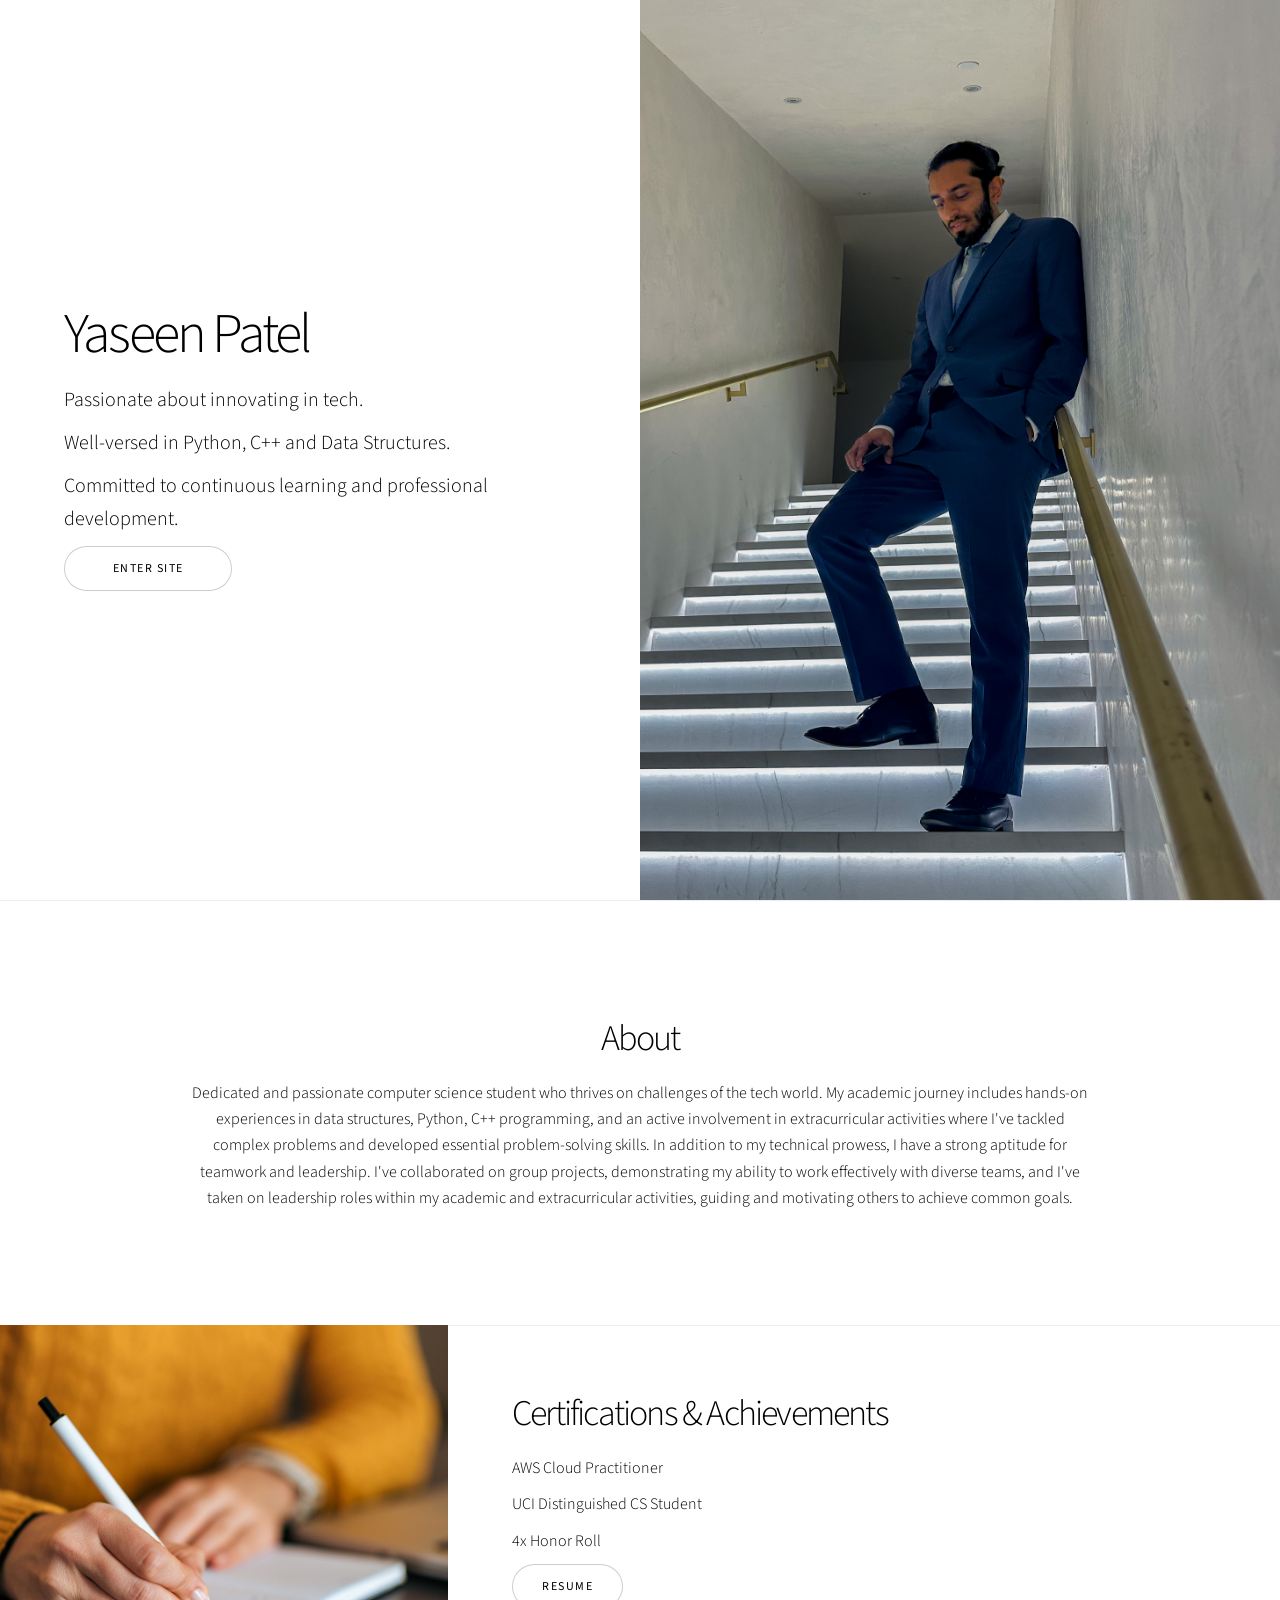
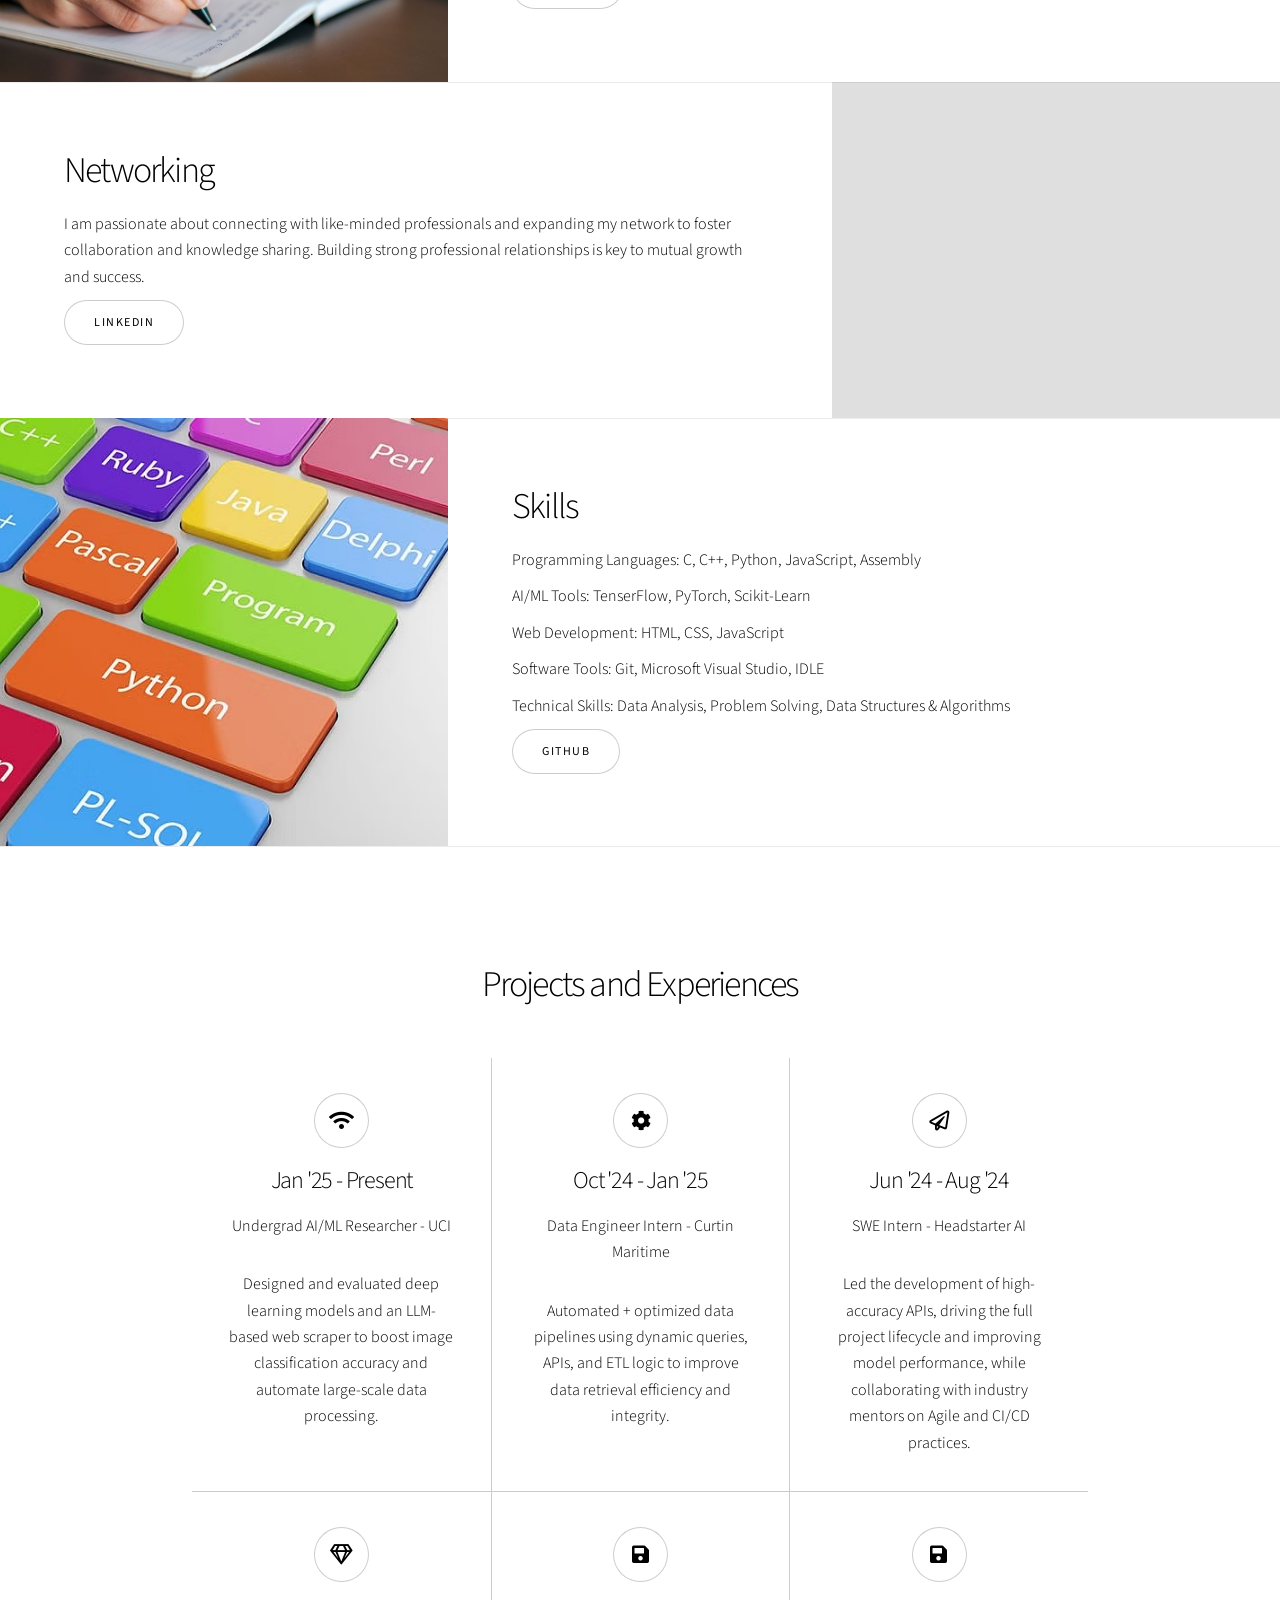
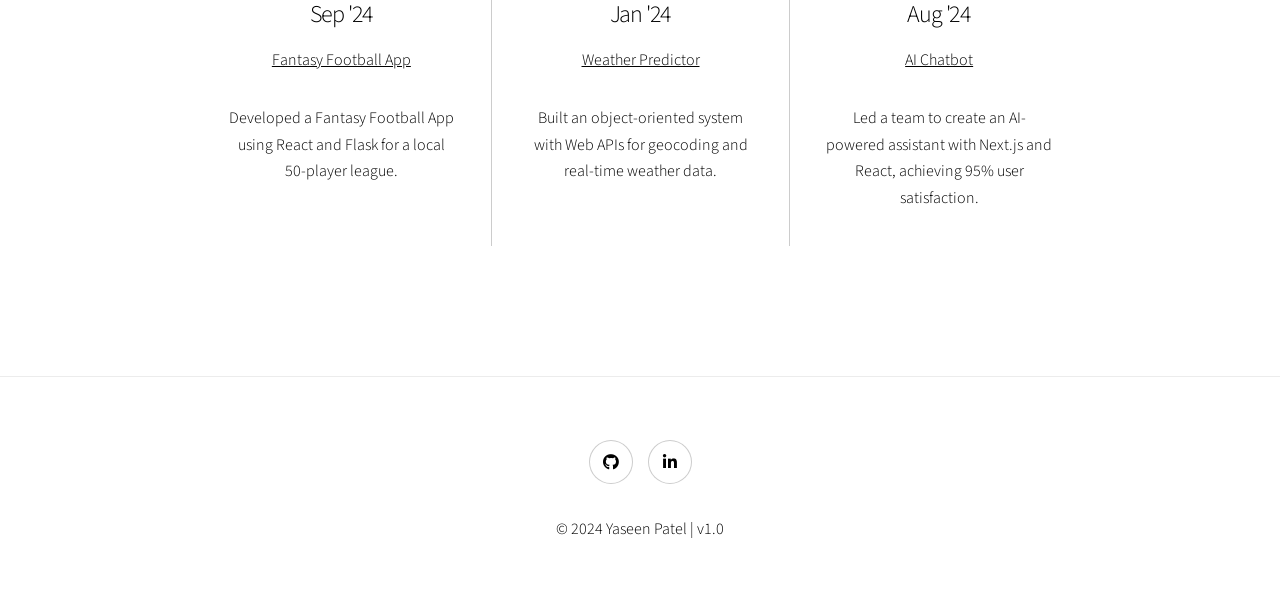
<file: index.html>
<!DOCTYPE HTML> 
<!--
    Story by HTML5 UP
    html5up.net | @ajlkn
    Free for personal and commercial use under the CCA 3.0 license (html5up.net/license)
--> 
<html>
    <head>  
        <title>Story by HTML5 UP</title>
        <meta charset="utf-8" />
        <meta name="viewport" content="width=device-width, initial-scale=1, user-scalable=no" />
        <link rel="stylesheet" href="assets/css/main.css" />
        <style>
            /* Add this CSS rule to adjust the space between paragraphs */
            p.major {
                margin-bottom: 10px; /* Adjust the value as needed */
            }

            /* Adjust the margin between items in the section */ 
            section .content p {
                margin-bottom: 10px; /* Adjust the value as needed */
            }

            /* Adjust the padding of the section */
            section.wrapper.style1 {
                padding: 50px 0; /* Adjust the values as needed */
            }
        </style>
        <noscript><link rel="stylesheet" href="assets/css/noscript.css" /></noscript>
    </head>
    <body class="is-preload">

        <!-- Wrapper -->
            <div id="wrapper" class="divided">

                <!-- One -->
                    <section class="banner style1 orient-left content-align-left image-position-right fullscreen onload-image-fade-in onload-content-fade-right">
                        <div class="content">
                            <h1>Yaseen Patel</h1> 
                            <p class="major">Passionate about innovating in tech.</p>
                            <p class="major">Well-versed in Python, C++ and Data Structures.</p>
                            <p class="major">Committed to continuous learning and professional development.</p>
                            <ul class="actions stacked">
                                <li><a href="#about" class="button big wide smooth-scroll-middle">Enter Site</a></li>
                            </ul>
                        </div>
                        <div class="image">
                            <img src="images/banner.jpg" alt="" />
                        </div>
                    </section>

                <!-- About -->
                    <section class="wrapper style1 align-center" id="about">
                        <div class="inner">
                            <h2>About</h2>
                            <p>Dedicated and passionate computer science student who thrives on challenges of the tech world. My academic journey includes hands-on experiences in data structures, Python, C++ programming, and an active involvement in extracurricular activities where I've tackled complex problems and developed essential problem-solving skills. In addition to my technical prowess, I have a strong aptitude for teamwork and leadership. I've collaborated on group projects, demonstrating my ability to work effectively with diverse teams, and I've taken on leadership roles within my academic and extracurricular activities, guiding and motivating others to achieve common goals.</p>
                        </div>
                    </section>

                <!-- Two -->
				<section class="spotlight style1 orient-right content-align-left image-position-center onscroll-image-fade-in" id="first">
					<div class="content">
						<h2>Certifications & Achievements</h2>
						<p>AWS Cloud Practitioner</p>
						<p>UCI Distinguished CS Student</p>
						<p>4x Honor Roll</p>
						<ul class="actions stacked">
							<li><a href="documents\PatelYaseenResume.pdf" class="button">Resume</a></li> <!-- Link to your resume -->
						</ul>
					</div>
					<div class="image">
						<img src="images\spotlight01.jpg" alt="" />
					</div>
				</section>

                <!-- Three -->
                    <section class="spotlight style1 orient-left content-align-left image-position-center onscroll-image-fade-in">
                        <div class="content">
                            <h2>Networking</h2>
                            <p>I am passionate about connecting with like-minded professionals and expanding my network to foster collaboration and knowledge sharing. Building strong professional relationships is key to mutual growth and success.</p>
                            <ul class="actions stacked">
								<li><a href="https://www.linkedin.com/in/ypatel-/" class="button">LinkedIn</a></li>
                            </ul>
                        </div>
                        <div class="image">
                            <img src="images/spotlight02.jpg" alt="" />
                        </div>
                    </section>

                <!-- Four -->
                    <section class="spotlight style1 orient-right content-align-left image-position-center onscroll-image-fade-in">
                        <div class="content">
                            <h2>Skills</h2>
                            <p> Programming Languages: C, C++, Python, JavaScript, Assembly</p>
                            <p> AI/ML Tools: TenserFlow, PyTorch, Scikit-Learn</p>
                            <p> Web Development: HTML, CSS, JavaScript</p>
                            <p> Software Tools: Git, Microsoft Visual Studio, IDLE</p>
                            <p> Technical Skills: Data Analysis, Problem Solving, Data Structures & Algorithms</p>
                            <ul class="actions stacked">
                                <li><a href="https://github.com/yaseenp24" class="button">GitHub</a></li>
                            </ul>
                        </div>
                        <div class="image">
                            <img src="images/spotlight03.jpg" alt="" />
                        </div>
                    </section>

                <!-- Five -->
                    <!-- <section class="wrapper style1 align-center">
                        <div class="inner">
                            <h2>Massa sed condimentum</h2>
                            <p></p>
                        </div> -->

                        <!-- Gallery -->
                            <!-- <div class="gallery style2 medium lightbox onscroll-fade-in">
                                <article>
                                    <a href="images/gallery/fulls/01.jpg" class="image">
                                        <img src="images/gallery/thumbs/01.jpg" alt="" />
                                    </a>
                                    <div class="caption">
                                        <h3>Ipsum Dolor</h3>
                                        <p></p>
                                        <ul class="actions fixed">
                                            <li><span class="button small">Details</span></li>
                                        </ul>
                                    </div>
                                </article>
                            </div> -->

                    </section>

                <!-- Six -->
                    <!-- <section class="wrapper style1 align-center">
                        <div class="inner">
                            <h2>Projects and Experiences</h2>
                            <p></p>
                            <div class="items style1 medium onscroll-fade-in">
                                <section>
                                    <span class="icon style2 major fa-gem"></span>
                                    <h3>Nov '23</h3>
									<p>AI Connect Four</p>
                                    <p>Developed a networked Python Connect Four game with AI play, emphasizing modular, user-friendly code.</p>
                                </section> -->
                    <section class="wrapper style1 align-center">
                        <div class="inner">
                            <h2>Projects and Experiences</h2>
                            <p></p>
                            <div class="items style1 medium onscroll-fade-in">
                                <section>
                                    <span class="icon solid style2 major fa-wifi"></span> 
                                    <h3>Jan '25 - Present</h3>
									<p>Undergrad AI/ML Researcher - UCI</p>
                                    <p>Designed and evaluated deep learning models and an LLM-based web scraper to boost image classification accuracy and automate large-scale data processing.</p>
                                </section>
                                <section>
                                    <span class="icon solid style2 major fa-cog"></span>
                                    <h3>Oct '24 - Jan '25</h3>
									<p>Data Engineer Intern - Curtin Maritime</p>
                                    <p>Automated + optimized data pipelines using dynamic queries, APIs, and ETL logic to improve data retrieval efficiency and integrity.</p>
                                </section>
                                <section>
                                    <span class="icon style2 major fa-paper-plane"></span>
                                    <h3>Jun '24 - Aug '24</h3>
									<p>SWE Intern - Headstarter AI</p>
                                    <p>Led the development of high-accuracy APIs, driving the full project lifecycle and improving model performance, while collaborating with industry mentors on Agile and CI/CD practices.</p>
                                </section>
                                <section>
                                    <span class="icon style2 major fa-gem"></span>
                                    <h3>Sep '24</h3>
                                    <p>
                                        <a href="https://fantasy-football-app.onrender.com/" target="_blank">Fantasy Football App</a>
                                    </p>
                                    <p>Developed a Fantasy Football App using React and Flask for a local 50-player league.</p>
                                </section>    
                                <section>
                                    <span class="icon solid style2 major fa-save"></span>
                                    <h3>Jan '24</h3>
                                    <p>
                                        <a href="https://github.com/yaseenp24/Weather-Predictor" target="_blank">Weather Predictor</a>
                                    <p>Built an object-oriented system with Web APIs for geocoding and real-time weather data. </p>
                                </section>
                                <section>
                                    <span class="icon solid style2 major fa-save"></span>
                                    <h3>Aug '24</h3>
                                    <p>
                                        <a href="https://github.com/yaseenp24/AI-chatbot" target="_blank">AI Chatbot</a>
                                    <p>Led a team to create an AI-powered assistant with Next.js and React, achieving 95% user satisfaction. </p>
                                </section>
                            </div>
                        </div>
                    </section>

                <!-- Seven -->
                    <!-- <section class="wrapper style1 align-center">
                        <div class="inner medium">
                            <h2>Get in touch</h2>
                            <form method="post" action="#">
                                <div class="fields">
                                    <div class="field half">
                                        <label for="name">Name</label>
                                        <input type="text" name="name" id="name:" value="" />
                                    </div>
                                    <div class="field half">
                                        <label for="email">Email</label>
                                        <input type="email" name="email" id="email" value="" />
                                    </div>
                                    <div class="field">
                                        <label for="message">Message</label>
                                        <textarea name="message" id="message" rows="6"></textarea>
                                    </div>
                                </div>
                                <ul class="actions special">
                                    <li><input type="submit" name="submit" id="submit" value="Send Message" /></li>
                                </ul>
                            </form>

                        </div>
                    </section> -->

                <!-- Footer -->
                    <footer class="wrapper style1 align-center"> 
                        <div class="inner">
                            <ul class="icons">
                                <li><a href="https://github.com/yaseenp24" class="icon brands style2 fa-github"><span class="label">Twitter</span></a></li>
                                <!-- <li><a href="#" class="icon brands style2 fa-facebook-f"><span class="label">Facebook</span></a></li> -->
                                <!-- <li><a href="#" class="icon brands style2 fa-instagram"><span class="label">Instagram</span></a></li> -->
                                <li><a href="https://www.linkedin.com/in/ypatel-/" class="icon brands style2 fa-linkedin-in"><span class="label">LinkedIn</span></a></li>
                                <!-- <li><a href="#" class="icon style2 fa-envelope"><span class="label">Email</span></a></li> -->
                            </ul>
                            <p>&copy; 2024 Yaseen Patel | v1.0</p>
                        </div>
                    </footer>

            </div>
						<!-- <ul class="actions stacked">
							<li><a href="documents/Yaseen_Patel_Resume.pdf" class="button">Resume</a></li> <!-- Link to your resume -->
						<!-- </ul> -->
        <!-- Scripts --> 
            <script src="assets/js/jquery.min.js"></script>
            <script src="assets/js/jquery.scrollex.min.js"></script>
            <script src="assets/js/jquery.scrolly.min.js"></script>
            <script src="assets/js/browser.min.js"></script>
            <script src="assets/js/breakpoints.min.js"></script>
            <script src="assets/js/util.js"></script>
            <script src="assets/js/main.js"></script>

    </body>
</html>
</file>
<file: assets/css/noscript.css>
/*
	Story by HTML5 UP
	html5up.net | @ajlkn
	Free for personal and commercial use under the CCA 3.0 license (html5up.net/license)
*/

/* Banner (transitions) */

	.banner.onload-content-fade-up .content {
		-moz-transition: none;
		-webkit-transition: none;
		-ms-transition: none;
		transition: none;
	}

	body.is-preload .banner.onload-content-fade-up .content {
		-moz-transform: none;
		-webkit-transform: none;
		-ms-transform: none;
		transform: none;
		opacity: 1;
	}

	.banner.onload-content-fade-down .content {
		-moz-transition: none;
		-webkit-transition: none;
		-ms-transition: none;
		transition: none;
	}

	body.is-preload .banner.onload-content-fade-down .content {
		-moz-transform: none;
		-webkit-transform: none;
		-ms-transform: none;
		transform: none;
		opacity: 1;
	}

	.banner.onload-content-fade-left .content {
		-moz-transition: none;
		-webkit-transition: none;
		-ms-transition: none;
		transition: none;
	}

	body.is-preload .banner.onload-content-fade-left .content {
		-moz-transform: none;
		-webkit-transform: none;
		-ms-transform: none;
		transform: none;
		opacity: 1;
	}

	.banner.onload-content-fade-right .content {
		-moz-transition: none;
		-webkit-transition: none;
		-ms-transition: none;
		transition: none;
	}

	body.is-preload .banner.onload-content-fade-right .content {
		-moz-transform: none;
		-webkit-transform: none;
		-ms-transform: none;
		transform: none;
		opacity: 1;
	}

	.banner.onload-content-fade-in .content {
		-moz-transition: none;
		-webkit-transition: none;
		-ms-transition: none;
		transition: none;
	}

	body.is-preload .banner.onload-content-fade-in .content {
		-moz-transform: none;
		-webkit-transform: none;
		-ms-transform: none;
		transform: none;
		opacity: 1;
	}

	.banner.onload-image-fade-up .image {
		-moz-transition: none;
		-webkit-transition: none;
		-ms-transition: none;
		transition: none;
	}

		.banner.onload-image-fade-up .image img {
			-moz-transition: none;
			-webkit-transition: none;
			-ms-transition: none;
			transition: none;
		}

	body.is-preload .banner.onload-image-fade-up .image {
		-moz-transform: none;
		-webkit-transform: none;
		-ms-transform: none;
		transform: none;
		opacity: 1;
	}

		body.is-preload .banner.onload-image-fade-up .image img {
			opacity: 1;
		}

	.banner.onload-image-fade-down .image {
		-moz-transition: none;
		-webkit-transition: none;
		-ms-transition: none;
		transition: none;
	}

		.banner.onload-image-fade-down .image img {
			-moz-transition: none;
			-webkit-transition: none;
			-ms-transition: none;
			transition: none;
		}

	body.is-preload .banner.onload-image-fade-down .image {
		-moz-transform: none;
		-webkit-transform: none;
		-ms-transform: none;
		transform: none;
		opacity: 1;
	}

		body.is-preload .banner.onload-image-fade-down .image img {
			opacity: 1;
		}

	.banner.onload-image-fade-left .image {
		-moz-transition: none;
		-webkit-transition: none;
		-ms-transition: none;
		transition: none;
	}

		.banner.onload-image-fade-left .image img {
			-moz-transition: none;
			-webkit-transition: none;
			-ms-transition: none;
			transition: none;
		}

	body.is-preload .banner.onload-image-fade-left .image {
		-moz-transform: none;
		-webkit-transform: none;
		-ms-transform: none;
		transform: none;
		opacity: 1;
	}

		body.is-preload .banner.onload-image-fade-left .image img {
			opacity: 1;
		}

	.banner.onload-image-fade-right .image {
		-moz-transition: none;
		-webkit-transition: none;
		-ms-transition: none;
		transition: none;
	}

		.banner.onload-image-fade-right .image img {
			-moz-transition: none;
			-webkit-transition: none;
			-ms-transition: none;
			transition: none;
		}

	body.is-preload .banner.onload-image-fade-right .image {
		-moz-transform: none;
		-webkit-transform: none;
		-ms-transform: none;
		transform: none;
		opacity: 1;
	}

		body.is-preload .banner.onload-image-fade-right .image img {
			opacity: 1;
		}

	.banner.onload-image-fade-in .image img {
		-moz-transition: none;
		-webkit-transition: none;
		-ms-transition: none;
		transition: none;
	}

	body.is-preload .banner.onload-image-fade-in .image img {
		opacity: 1;
	}

	.banner.onscroll-content-fade-up .content {
		-moz-transition: none;
		-webkit-transition: none;
		-ms-transition: none;
		transition: none;
	}

	.banner.onscroll-content-fade-up.is-inactive .content {
		-moz-transform: none;
		-webkit-transform: none;
		-ms-transform: none;
		transform: none;
		opacity: 1;
	}

	.banner.onscroll-content-fade-down .content {
		-moz-transition: none;
		-webkit-transition: none;
		-ms-transition: none;
		transition: none;
	}

	.banner.onscroll-content-fade-down.is-inactive .content {
		-moz-transform: none;
		-webkit-transform: none;
		-ms-transform: none;
		transform: none;
		opacity: 1;
	}

	.banner.onscroll-content-fade-left .content {
		-moz-transition: none;
		-webkit-transition: none;
		-ms-transition: none;
		transition: none;
	}

	.banner.onscroll-content-fade-left.is-inactive .content {
		-moz-transform: none;
		-webkit-transform: none;
		-ms-transform: none;
		transform: none;
		opacity: 1;
	}

	.banner.onscroll-content-fade-right .content {
		-moz-transition: none;
		-webkit-transition: none;
		-ms-transition: none;
		transition: none;
	}

	.banner.onscroll-content-fade-right.is-inactive .content {
		-moz-transform: none;
		-webkit-transform: none;
		-ms-transform: none;
		transform: none;
		opacity: 1;
	}

	.banner.onscroll-content-fade-in .content {
		-moz-transition: none;
		-webkit-transition: none;
		-ms-transition: none;
		transition: none;
	}

	.banner.onscroll-content-fade-in.is-inactive .content {
		-moz-transform: none;
		-webkit-transform: none;
		-ms-transform: none;
		transform: none;
		opacity: 1;
	}

	.banner.onscroll-image-fade-up .image {
		-moz-transition: none;
		-webkit-transition: none;
		-ms-transition: none;
		transition: none;
	}

		.banner.onscroll-image-fade-up .image img {
			-moz-transition: none;
			-webkit-transition: none;
			-ms-transition: none;
			transition: none;
		}

	.banner.onscroll-image-fade-up.is-inactive .image {
		-moz-transform: none;
		-webkit-transform: none;
		-ms-transform: none;
		transform: none;
		opacity: 1;
	}

		.banner.onscroll-image-fade-up.is-inactive .image img {
			opacity: 1;
		}

	.banner.onscroll-image-fade-down .image {
		-moz-transition: none;
		-webkit-transition: none;
		-ms-transition: none;
		transition: none;
	}

		.banner.onscroll-image-fade-down .image img {
			-moz-transition: none;
			-webkit-transition: none;
			-ms-transition: none;
			transition: none;
		}

	.banner.onscroll-image-fade-down.is-inactive .image {
		-moz-transform: none;
		-webkit-transform: none;
		-ms-transform: none;
		transform: none;
		opacity: 1;
	}

		.banner.onscroll-image-fade-down.is-inactive .image img {
			opacity: 1;
		}

	.banner.onscroll-image-fade-left .image {
		-moz-transition: none;
		-webkit-transition: none;
		-ms-transition: none;
		transition: none;
	}

		.banner.onscroll-image-fade-left .image img {
			-moz-transition: none;
			-webkit-transition: none;
			-ms-transition: none;
			transition: none;
		}

	.banner.onscroll-image-fade-left.is-inactive .image {
		-moz-transform: none;
		-webkit-transform: none;
		-ms-transform: none;
		transform: none;
		opacity: 1;
	}

		.banner.onscroll-image-fade-left.is-inactive .image img {
			opacity: 1;
		}

	.banner.onscroll-image-fade-right .image {
		-moz-transition: none;
		-webkit-transition: none;
		-ms-transition: none;
		transition: none;
	}

		.banner.onscroll-image-fade-right .image img {
			-moz-transition: none;
			-webkit-transition: none;
			-ms-transition: none;
			transition: none;
		}

	.banner.onscroll-image-fade-right.is-inactive .image {
		-moz-transform: none;
		-webkit-transform: none;
		-ms-transform: none;
		transform: none;
		opacity: 1;
	}

		.banner.onscroll-image-fade-right.is-inactive .image img {
			opacity: 1;
		}

	.banner.onscroll-image-fade-in .image img {
		-moz-transition: none;
		-webkit-transition: none;
		-ms-transition: none;
		transition: none;
	}

	.banner.onscroll-image-fade-in.is-inactive .image img {
		opacity: 1;
	}
</file>
<file: assets/css/main.css>
@import url(fontawesome-all.min.css);
@import url("https://fonts.googleapis.com/css?family=Source+Sans+Pro:300,300i,400,400i");

/*
	Story by HTML5 UP
	html5up.net | @ajlkn
	Free for personal and commercial use under the CCA 3.0 license (html5up.net/license)
*/

html, body, div, span, applet, object,
iframe, h1, h2, h3, h4, h5, h6, p, blockquote,
pre, a, abbr, acronym, address, big, cite,
code, del, dfn, em, img, ins, kbd, q, s, samp,
small, strike, strong, sub, sup, tt, var, b,
u, i, center, dl, dt, dd, ol, ul, li, fieldset,
form, label, legend, table, caption, tbody, 
tfoot, thead, tr, th, td, article, aside,
canvas, details, embed, figure, figcaption,
footer, header, hgroup, menu, nav, output, ruby,
section, summary, time, mark, audio, video {
	margin: 0;
	padding: 0;
	border: 0;
	font-size: 100%;
	font: inherit;
	vertical-align: baseline;}

article, aside, details, figcaption, figure,
footer, header, hgroup, menu, nav, section {
	display: block;}

body {
	line-height: 1;
}

ol, ul {
	list-style: none;
}

blockquote, q {
	quotes: none;
}

	blockquote:before, blockquote:after, q:before, q:after {
		content: '';
		content: none;
	}

table {
	border-collapse: collapse;
	border-spacing: 0;
}

body {
	-webkit-text-size-adjust: none;
}

mark {
	background-color: transparent;
	color: inherit;
}

input::-moz-focus-inner {
	border: 0;
	padding: 0;
}

input, select, textarea {
	-moz-appearance: none;
	-webkit-appearance: none;
	-ms-appearance: none;
	appearance: none;
}

/* Basic */

	@-ms-viewport {
		width: device-width;
	}

	body {
		-ms-overflow-style: scrollbar;
	}

	@media screen and (max-width: 480px) {

		html, body {
			min-width: 320px;
		}

	}

	html {
		box-sizing: border-box;
	}

	*, *:before, *:after {
		box-sizing: inherit;
	}

	body {
		background: #ffffff;
	}

		body.is-preload *, body.is-preload *:before, body.is-preload *:after {
			-moz-animation: none !important;
			-webkit-animation: none !important;
			-ms-animation: none !important;
			animation: none !important;
			-moz-transition: none !important;
			-webkit-transition: none !important;
			-ms-transition: none !important;
			transition: none !important;
		}

/* Type */

	html {
		font-size: 18pt;
	}

		@media screen and (max-width: 1680px) {

			html {
				font-size: 14pt;
			}

		}

		@media screen and (max-width: 1280px) {

			html {
				font-size: 12pt;
			}

		}

		@media screen and (max-width: 736px) {

			html {
				font-size: 11pt;
			}

		}

		@media screen and (max-width: 360px) {

			html {
				font-size: 10pt;
			}

		}

	body {
		background-color: #ffffff;
		color: #000000;
	}

	body, input, select, textarea {
		font-family: "Source Sans Pro", Helvetica, sans-serif;
		font-size: 1rem;
		font-weight: 300;
		line-height: 1.65;
	}

	a {
		-moz-transition: color 0.2s ease-in-out;
		-webkit-transition: color 0.2s ease-in-out;
		-ms-transition: color 0.2s ease-in-out;
		transition: color 0.2s ease-in-out;
		text-decoration: underline;
	}

		a:hover {
			text-decoration: none;
		}

	strong, b {
		font-weight: 400;
	}

	em, i {
		font-style: italic;
	}

	p {
		margin: 0 0 2rem 0;
	}

		p.major {
			font-size: 1.25rem;
		}

	h1, h2, h3, h4, h5, h6 {
		font-weight: 300;
		line-height: 1.375;
		letter-spacing: -0.05em;
		margin: 0 0 1rem 0;
	}

		h1 a, h2 a, h3 a, h4 a, h5 a, h6 a {
			color: inherit;
			text-decoration: none;
		}

	h1 {
		font-size: 3.5rem;
		line-height: 1.2;
	}

	h2 {
		font-size: 2.25rem;
	}

	h3 {
		font-size: 1.5rem;
	}

	h4 {
		font-size: 1.1rem;
	}

	h5 {
		font-size: 0.9rem;
	}

	h6 {
		font-size: 0.7rem;
	}

	sub {
		font-size: 0.8rem;
		position: relative;
		top: 0.5rem;
	}

	sup {
		font-size: 0.8rem;
		position: relative;
		top: -0.5rem;
	}

	blockquote {
		border-left: solid 4px;
		font-style: italic;
		margin: 0 0 2rem 0;
		padding: 0.5rem 0 0.5rem 2rem;
	}

	code {
		border-radius: 4px;
		font-family: "Courier New", monospace;
		font-size: 0.9em;
		margin: 0 0.25rem;
		padding: 0.25rem 0.325rem;
	}

	pre {
		-webkit-overflow-scrolling: touch;
		font-family: "Courier New", monospace;
		font-size: 0.9em;
		margin: 0 0 2rem 0;
	}

		pre code {
			display: block;
			line-height: 1.5;
			padding: 0.75rem 1rem;
			overflow-x: auto;
		}

	hr {
		border: 0;
		border-bottom: solid 1px;
		margin: 2.5rem 0;
	}

		hr.major {
			margin: 3.5rem 0;
		}

	.align-left {
		text-align: left;
	}

	.align-center {
		text-align: center;
	}

	.align-right {
		text-align: right;
	}

	@media screen and (max-width: 736px) {

		p.major {
			font-size: 1.1rem;
		}

		h1 {
			font-size: 2.5rem;
		}

		h2 {
			font-size: 2rem;
		}

		h3 {
			font-size: 1.25rem;
		}

		h4 {
			font-size: 1rem;
		}

	}

	input, select, textarea {
		color: #000000;
	}

	a {
		color: #000000;
	}

		a:hover {
			color: #47D3E5;
		}

	strong, b {
		color: #000000;
	}

	h1, h2, h3, h4, h5, h6 {
		color: #000000;
	}

	blockquote {
		border-left-color: rgba(0, 0, 0, 0.2);
	}

	code {
		background: rgba(0, 0, 0, 0.05);
		border-color: rgba(0, 0, 0, 0.2);
	}

	hr {
		border-bottom-color: rgba(0, 0, 0, 0.2);
	}

/* Row */

	.row {
		display: flex;
		flex-wrap: wrap;
		box-sizing: border-box;
		align-items: stretch;
	}

		.row > * {
			box-sizing: border-box;
		}

		.row.gtr-uniform > * > :last-child {
			margin-bottom: 0;
		}

		.row.aln-left {
			justify-content: flex-start;
		}

		.row.aln-center {
			justify-content: center;
		}

		.row.aln-right {
			justify-content: flex-end;
		}

		.row.aln-top {
			align-items: flex-start;
		}

		.row.aln-middle {
			align-items: center;
		}

		.row.aln-bottom {
			align-items: flex-end;
		}

		.row > .imp {
			order: -1;
		}

		.row > .col-1 {
			width: 8.33333%;
		}

		.row > .off-1 {
			margin-left: 8.33333%;
		}

		.row > .col-2 {
			width: 16.66667%;
		}

		.row > .off-2 {
			margin-left: 16.66667%;
		}

		.row > .col-3 {
			width: 25%;
		}

		.row > .off-3 {
			margin-left: 25%;
		}

		.row > .col-4 {
			width: 33.33333%;
		}

		.row > .off-4 {
			margin-left: 33.33333%;
		}

		.row > .col-5 {
			width: 41.66667%;
		}

		.row > .off-5 {
			margin-left: 41.66667%;
		}

		.row > .col-6 {
			width: 50%;
		}

		.row > .off-6 {
			margin-left: 50%;
		}

		.row > .col-7 {
			width: 58.33333%;
		}

		.row > .off-7 {
			margin-left: 58.33333%;
		}

		.row > .col-8 {
			width: 66.66667%;
		}

		.row > .off-8 {
			margin-left: 66.66667%;
		}

		.row > .col-9 {
			width: 75%;
		}

		.row > .off-9 {
			margin-left: 75%;
		}

		.row > .col-10 {
			width: 83.33333%;
		}

		.row > .off-10 {
			margin-left: 83.33333%;
		}

		.row > .col-11 {
			width: 91.66667%;
		}

		.row > .off-11 {
			margin-left: 91.66667%;
		}

		.row > .col-12 {
			width: 100%;
		}

		.row > .off-12 {
			margin-left: 100%;
		}

		.row.gtr-0 {
			margin-top: 0;
			margin-left: 0rem;
		}

			.row.gtr-0 > * {
				padding: 0 0 0 0rem;
			}

			.row.gtr-0.gtr-uniform {
				margin-top: 0rem;
			}

				.row.gtr-0.gtr-uniform > * {
					padding-top: 0rem;
				}

		.row.gtr-25 {
			margin-top: 0;
			margin-left: -0.5rem;
		}

			.row.gtr-25 > * {
				padding: 0 0 0 0.5rem;
			}

			.row.gtr-25.gtr-uniform {
				margin-top: -0.5rem;
			}

				.row.gtr-25.gtr-uniform > * {
					padding-top: 0.5rem;
				}

		.row.gtr-50 {
			margin-top: 0;
			margin-left: -1rem;
		}

			.row.gtr-50 > * {
				padding: 0 0 0 1rem;
			}

			.row.gtr-50.gtr-uniform {
				margin-top: -1rem;
			}

				.row.gtr-50.gtr-uniform > * {
					padding-top: 1rem;
				}

		.row {
			margin-top: 0;
			margin-left: -2rem;
		}

			.row > * {
				padding: 0 0 0 2rem;
			}

			.row.gtr-uniform {
				margin-top: -2rem;
			}

				.row.gtr-uniform > * {
					padding-top: 2rem;
				}

		.row.gtr-150 {
			margin-top: 0;
			margin-left: -3rem;
		}

			.row.gtr-150 > * {
				padding: 0 0 0 3rem;
			}

			.row.gtr-150.gtr-uniform {
				margin-top: -3rem;
			}

				.row.gtr-150.gtr-uniform > * {
					padding-top: 3rem;
				}

		.row.gtr-200 {
			margin-top: 0;
			margin-left: -4rem;
		}

			.row.gtr-200 > * {
				padding: 0 0 0 4rem;
			}

			.row.gtr-200.gtr-uniform {
				margin-top: -4rem;
			}

				.row.gtr-200.gtr-uniform > * {
					padding-top: 4rem;
				}

		@media screen and (max-width: 1680px) {

			.row {
				display: flex;
				flex-wrap: wrap;
				box-sizing: border-box;
				align-items: stretch;
			}

				.row > * {
					box-sizing: border-box;
				}

				.row.gtr-uniform > * > :last-child {
					margin-bottom: 0;
				}

				.row.aln-left {
					justify-content: flex-start;
				}

				.row.aln-center {
					justify-content: center;
				}

				.row.aln-right {
					justify-content: flex-end;
				}

				.row.aln-top {
					align-items: flex-start;
				}

				.row.aln-middle {
					align-items: center;
				}

				.row.aln-bottom {
					align-items: flex-end;
				}

				.row > .imp-xlarge {
					order: -1;
				}

				.row > .col-1-xlarge {
					width: 8.33333%;
				}

				.row > .off-1-xlarge {
					margin-left: 8.33333%;
				}

				.row > .col-2-xlarge {
					width: 16.66667%;
				}

				.row > .off-2-xlarge {
					margin-left: 16.66667%;
				}

				.row > .col-3-xlarge {
					width: 25%;
				}

				.row > .off-3-xlarge {
					margin-left: 25%;
				}

				.row > .col-4-xlarge {
					width: 33.33333%;
				}

				.row > .off-4-xlarge {
					margin-left: 33.33333%;
				}

				.row > .col-5-xlarge {
					width: 41.66667%;
				}

				.row > .off-5-xlarge {
					margin-left: 41.66667%;
				}

				.row > .col-6-xlarge {
					width: 50%;
				}

				.row > .off-6-xlarge {
					margin-left: 50%;
				}

				.row > .col-7-xlarge {
					width: 58.33333%;
				}

				.row > .off-7-xlarge {
					margin-left: 58.33333%;
				}

				.row > .col-8-xlarge {
					width: 66.66667%;
				}

				.row > .off-8-xlarge {
					margin-left: 66.66667%;
				}

				.row > .col-9-xlarge {
					width: 75%;
				}

				.row > .off-9-xlarge {
					margin-left: 75%;
				}

				.row > .col-10-xlarge {
					width: 83.33333%;
				}

				.row > .off-10-xlarge {
					margin-left: 83.33333%;
				}

				.row > .col-11-xlarge {
					width: 91.66667%;
				}

				.row > .off-11-xlarge {
					margin-left: 91.66667%;
				}

				.row > .col-12-xlarge {
					width: 100%;
				}

				.row > .off-12-xlarge {
					margin-left: 100%;
				}

				.row.gtr-0 {
					margin-top: 0;
					margin-left: 0rem;
				}

					.row.gtr-0 > * {
						padding: 0 0 0 0rem;
					}

					.row.gtr-0.gtr-uniform {
						margin-top: 0rem;
					}

						.row.gtr-0.gtr-uniform > * {
							padding-top: 0rem;
						}

				.row.gtr-25 {
					margin-top: 0;
					margin-left: -0.5rem;
				}

					.row.gtr-25 > * {
						padding: 0 0 0 0.5rem;
					}

					.row.gtr-25.gtr-uniform {
						margin-top: -0.5rem;
					}

						.row.gtr-25.gtr-uniform > * {
							padding-top: 0.5rem;
						}

				.row.gtr-50 {
					margin-top: 0;
					margin-left: -1rem;
				}

					.row.gtr-50 > * {
						padding: 0 0 0 1rem;
					}

					.row.gtr-50.gtr-uniform {
						margin-top: -1rem;
					}

						.row.gtr-50.gtr-uniform > * {
							padding-top: 1rem;
						}

				.row {
					margin-top: 0;
					margin-left: -2rem;
				}

					.row > * {
						padding: 0 0 0 2rem;
					}

					.row.gtr-uniform {
						margin-top: -2rem;
					}

						.row.gtr-uniform > * {
							padding-top: 2rem;
						}

				.row.gtr-150 {
					margin-top: 0;
					margin-left: -3rem;
				}

					.row.gtr-150 > * {
						padding: 0 0 0 3rem;
					}

					.row.gtr-150.gtr-uniform {
						margin-top: -3rem;
					}

						.row.gtr-150.gtr-uniform > * {
							padding-top: 3rem;
						}

				.row.gtr-200 {
					margin-top: 0;
					margin-left: -4rem;
				}

					.row.gtr-200 > * {
						padding: 0 0 0 4rem;
					}

					.row.gtr-200.gtr-uniform {
						margin-top: -4rem;
					}

						.row.gtr-200.gtr-uniform > * {
							padding-top: 4rem;
						}

		}

		@media screen and (max-width: 1280px) {

			.row {
				display: flex;
				flex-wrap: wrap;
				box-sizing: border-box;
				align-items: stretch;
			}

				.row > * {
					box-sizing: border-box;
				}

				.row.gtr-uniform > * > :last-child {
					margin-bottom: 0;
				}

				.row.aln-left {
					justify-content: flex-start;
				}

				.row.aln-center {
					justify-content: center;
				}

				.row.aln-right {
					justify-content: flex-end;
				}

				.row.aln-top {
					align-items: flex-start;
				}

				.row.aln-middle {
					align-items: center;
				}

				.row.aln-bottom {
					align-items: flex-end;
				}

				.row > .imp-large {
					order: -1;
				}

				.row > .col-1-large {
					width: 8.33333%;
				}

				.row > .off-1-large {
					margin-left: 8.33333%;
				}

				.row > .col-2-large {
					width: 16.66667%;
				}

				.row > .off-2-large {
					margin-left: 16.66667%;
				}

				.row > .col-3-large {
					width: 25%;
				}

				.row > .off-3-large {
					margin-left: 25%;
				}

				.row > .col-4-large {
					width: 33.33333%;
				}

				.row > .off-4-large {
					margin-left: 33.33333%;
				}

				.row > .col-5-large {
					width: 41.66667%;
				}

				.row > .off-5-large {
					margin-left: 41.66667%;
				}

				.row > .col-6-large {
					width: 50%;
				}

				.row > .off-6-large {
					margin-left: 50%;
				}

				.row > .col-7-large {
					width: 58.33333%;
				}

				.row > .off-7-large {
					margin-left: 58.33333%;
				}

				.row > .col-8-large {
					width: 66.66667%;
				}

				.row > .off-8-large {
					margin-left: 66.66667%;
				}

				.row > .col-9-large {
					width: 75%;
				}

				.row > .off-9-large {
					margin-left: 75%;
				}

				.row > .col-10-large {
					width: 83.33333%;
				}

				.row > .off-10-large {
					margin-left: 83.33333%;
				}

				.row > .col-11-large {
					width: 91.66667%;
				}

				.row > .off-11-large {
					margin-left: 91.66667%;
				}

				.row > .col-12-large {
					width: 100%;
				}

				.row > .off-12-large {
					margin-left: 100%;
				}

				.row.gtr-0 {
					margin-top: 0;
					margin-left: 0rem;
				}

					.row.gtr-0 > * {
						padding: 0 0 0 0rem;
					}

					.row.gtr-0.gtr-uniform {
						margin-top: 0rem;
					}

						.row.gtr-0.gtr-uniform > * {
							padding-top: 0rem;
						}

				.row.gtr-25 {
					margin-top: 0;
					margin-left: -0.5rem;
				}

					.row.gtr-25 > * {
						padding: 0 0 0 0.5rem;
					}

					.row.gtr-25.gtr-uniform {
						margin-top: -0.5rem;
					}

						.row.gtr-25.gtr-uniform > * {
							padding-top: 0.5rem;
						}

				.row.gtr-50 {
					margin-top: 0;
					margin-left: -1rem;
				}

					.row.gtr-50 > * {
						padding: 0 0 0 1rem;
					}

					.row.gtr-50.gtr-uniform {
						margin-top: -1rem;
					}

						.row.gtr-50.gtr-uniform > * {
							padding-top: 1rem;
						}

				.row {
					margin-top: 0;
					margin-left: -2rem;
				}

					.row > * {
						padding: 0 0 0 2rem;
					}

					.row.gtr-uniform {
						margin-top: -2rem;
					}

						.row.gtr-uniform > * {
							padding-top: 2rem;
						}

				.row.gtr-150 {
					margin-top: 0;
					margin-left: -3rem;
				}

					.row.gtr-150 > * {
						padding: 0 0 0 3rem;
					}

					.row.gtr-150.gtr-uniform {
						margin-top: -3rem;
					}

						.row.gtr-150.gtr-uniform > * {
							padding-top: 3rem;
						}

				.row.gtr-200 {
					margin-top: 0;
					margin-left: -4rem;
				}

					.row.gtr-200 > * {
						padding: 0 0 0 4rem;
					}

					.row.gtr-200.gtr-uniform {
						margin-top: -4rem;
					}

						.row.gtr-200.gtr-uniform > * {
							padding-top: 4rem;
						}

		}

		@media screen and (max-width: 980px) {

			.row {
				display: flex;
				flex-wrap: wrap;
				box-sizing: border-box;
				align-items: stretch;
			}

				.row > * {
					box-sizing: border-box;
				}

				.row.gtr-uniform > * > :last-child {
					margin-bottom: 0;
				}

				.row.aln-left {
					justify-content: flex-start;
				}

				.row.aln-center {
					justify-content: center;
				}

				.row.aln-right {
					justify-content: flex-end;
				}

				.row.aln-top {
					align-items: flex-start;
				}

				.row.aln-middle {
					align-items: center;
				}

				.row.aln-bottom {
					align-items: flex-end;
				}

				.row > .imp-medium {
					order: -1;
				}

				.row > .col-1-medium {
					width: 8.33333%;
				}

				.row > .off-1-medium {
					margin-left: 8.33333%;
				}

				.row > .col-2-medium {
					width: 16.66667%;
				}

				.row > .off-2-medium {
					margin-left: 16.66667%;
				}

				.row > .col-3-medium {
					width: 25%;
				}

				.row > .off-3-medium {
					margin-left: 25%;
				}

				.row > .col-4-medium {
					width: 33.33333%;
				}

				.row > .off-4-medium {
					margin-left: 33.33333%;
				}

				.row > .col-5-medium {
					width: 41.66667%;
				}

				.row > .off-5-medium {
					margin-left: 41.66667%;
				}

				.row > .col-6-medium {
					width: 50%;
				}

				.row > .off-6-medium {
					margin-left: 50%;
				}

				.row > .col-7-medium {
					width: 58.33333%;
				}

				.row > .off-7-medium {
					margin-left: 58.33333%;
				}

				.row > .col-8-medium {
					width: 66.66667%;
				}

				.row > .off-8-medium {
					margin-left: 66.66667%;
				}

				.row > .col-9-medium {
					width: 75%;
				}

				.row > .off-9-medium {
					margin-left: 75%;
				}

				.row > .col-10-medium {
					width: 83.33333%;
				}

				.row > .off-10-medium {
					margin-left: 83.33333%;
				}

				.row > .col-11-medium {
					width: 91.66667%;
				}

				.row > .off-11-medium {
					margin-left: 91.66667%;
				}

				.row > .col-12-medium {
					width: 100%;
				}

				.row > .off-12-medium {
					margin-left: 100%;
				}

				.row.gtr-0 {
					margin-top: 0;
					margin-left: 0rem;
				}

					.row.gtr-0 > * {
						padding: 0 0 0 0rem;
					}

					.row.gtr-0.gtr-uniform {
						margin-top: 0rem;
					}

						.row.gtr-0.gtr-uniform > * {
							padding-top: 0rem;
						}

				.row.gtr-25 {
					margin-top: 0;
					margin-left: -0.5rem;
				}

					.row.gtr-25 > * {
						padding: 0 0 0 0.5rem;
					}

					.row.gtr-25.gtr-uniform {
						margin-top: -0.5rem;
					}

						.row.gtr-25.gtr-uniform > * {
							padding-top: 0.5rem;
						}

				.row.gtr-50 {
					margin-top: 0;
					margin-left: -1rem;
				}

					.row.gtr-50 > * {
						padding: 0 0 0 1rem;
					}

					.row.gtr-50.gtr-uniform {
						margin-top: -1rem;
					}

						.row.gtr-50.gtr-uniform > * {
							padding-top: 1rem;
						}

				.row {
					margin-top: 0;
					margin-left: -2rem;
				}

					.row > * {
						padding: 0 0 0 2rem;
					}

					.row.gtr-uniform {
						margin-top: -2rem;
					}

						.row.gtr-uniform > * {
							padding-top: 2rem;
						}

				.row.gtr-150 {
					margin-top: 0;
					margin-left: -3rem;
				}

					.row.gtr-150 > * {
						padding: 0 0 0 3rem;
					}

					.row.gtr-150.gtr-uniform {
						margin-top: -3rem;
					}

						.row.gtr-150.gtr-uniform > * {
							padding-top: 3rem;
						}

				.row.gtr-200 {
					margin-top: 0;
					margin-left: -4rem;
				}

					.row.gtr-200 > * {
						padding: 0 0 0 4rem;
					}

					.row.gtr-200.gtr-uniform {
						margin-top: -4rem;
					}

						.row.gtr-200.gtr-uniform > * {
							padding-top: 4rem;
						}

		}

		@media screen and (max-width: 736px) {

			.row {
				display: flex;
				flex-wrap: wrap;
				box-sizing: border-box;
				align-items: stretch;
			}

				.row > * {
					box-sizing: border-box;
				}

				.row.gtr-uniform > * > :last-child {
					margin-bottom: 0;
				}

				.row.aln-left {
					justify-content: flex-start;
				}

				.row.aln-center {
					justify-content: center;
				}

				.row.aln-right {
					justify-content: flex-end;
				}

				.row.aln-top {
					align-items: flex-start;
				}

				.row.aln-middle {
					align-items: center;
				}

				.row.aln-bottom {
					align-items: flex-end;
				}

				.row > .imp-small {
					order: -1;
				}

				.row > .col-1-small {
					width: 8.33333%;
				}

				.row > .off-1-small {
					margin-left: 8.33333%;
				}

				.row > .col-2-small {
					width: 16.66667%;
				}

				.row > .off-2-small {
					margin-left: 16.66667%;
				}

				.row > .col-3-small {
					width: 25%;
				}

				.row > .off-3-small {
					margin-left: 25%;
				}

				.row > .col-4-small {
					width: 33.33333%;
				}

				.row > .off-4-small {
					margin-left: 33.33333%;
				}

				.row > .col-5-small {
					width: 41.66667%;
				}

				.row > .off-5-small {
					margin-left: 41.66667%;
				}

				.row > .col-6-small {
					width: 50%;
				}

				.row > .off-6-small {
					margin-left: 50%;
				}

				.row > .col-7-small {
					width: 58.33333%;
				}

				.row > .off-7-small {
					margin-left: 58.33333%;
				}

				.row > .col-8-small {
					width: 66.66667%;
				}

				.row > .off-8-small {
					margin-left: 66.66667%;
				}

				.row > .col-9-small {
					width: 75%;
				}

				.row > .off-9-small {
					margin-left: 75%;
				}

				.row > .col-10-small {
					width: 83.33333%;
				}

				.row > .off-10-small {
					margin-left: 83.33333%;
				}

				.row > .col-11-small {
					width: 91.66667%;
				}

				.row > .off-11-small {
					margin-left: 91.66667%;
				}

				.row > .col-12-small {
					width: 100%;
				}

				.row > .off-12-small {
					margin-left: 100%;
				}

				.row.gtr-0 {
					margin-top: 0;
					margin-left: 0rem;
				}

					.row.gtr-0 > * {
						padding: 0 0 0 0rem;
					}

					.row.gtr-0.gtr-uniform {
						margin-top: 0rem;
					}

						.row.gtr-0.gtr-uniform > * {
							padding-top: 0rem;
						}

				.row.gtr-25 {
					margin-top: 0;
					margin-left: -0.5rem;
				}

					.row.gtr-25 > * {
						padding: 0 0 0 0.5rem;
					}

					.row.gtr-25.gtr-uniform {
						margin-top: -0.5rem;
					}

						.row.gtr-25.gtr-uniform > * {
							padding-top: 0.5rem;
						}

				.row.gtr-50 {
					margin-top: 0;
					margin-left: -1rem;
				}

					.row.gtr-50 > * {
						padding: 0 0 0 1rem;
					}

					.row.gtr-50.gtr-uniform {
						margin-top: -1rem;
					}

						.row.gtr-50.gtr-uniform > * {
							padding-top: 1rem;
						}

				.row {
					margin-top: 0;
					margin-left: -2rem;
				}

					.row > * {
						padding: 0 0 0 2rem;
					}

					.row.gtr-uniform {
						margin-top: -2rem;
					}

						.row.gtr-uniform > * {
							padding-top: 2rem;
						}

				.row.gtr-150 {
					margin-top: 0;
					margin-left: -3rem;
				}

					.row.gtr-150 > * {
						padding: 0 0 0 3rem;
					}

					.row.gtr-150.gtr-uniform {
						margin-top: -3rem;
					}

						.row.gtr-150.gtr-uniform > * {
							padding-top: 3rem;
						}

				.row.gtr-200 {
					margin-top: 0;
					margin-left: -4rem;
				}

					.row.gtr-200 > * {
						padding: 0 0 0 4rem;
					}

					.row.gtr-200.gtr-uniform {
						margin-top: -4rem;
					}

						.row.gtr-200.gtr-uniform > * {
							padding-top: 4rem;
						}

		}

		@media screen and (max-width: 480px) {

			.row {
				display: flex;
				flex-wrap: wrap;
				box-sizing: border-box;
				align-items: stretch;
			}

				.row > * {
					box-sizing: border-box;
				}

				.row.gtr-uniform > * > :last-child {
					margin-bottom: 0;
				}

				.row.aln-left {
					justify-content: flex-start;
				}

				.row.aln-center {
					justify-content: center;
				}

				.row.aln-right {
					justify-content: flex-end;
				}

				.row.aln-top {
					align-items: flex-start;
				}

				.row.aln-middle {
					align-items: center;
				}

				.row.aln-bottom {
					align-items: flex-end;
				}

				.row > .imp-xsmall {
					order: -1;
				}

				.row > .col-1-xsmall {
					width: 8.33333%;
				}

				.row > .off-1-xsmall {
					margin-left: 8.33333%;
				}

				.row > .col-2-xsmall {
					width: 16.66667%;
				}

				.row > .off-2-xsmall {
					margin-left: 16.66667%;
				}

				.row > .col-3-xsmall {
					width: 25%;
				}

				.row > .off-3-xsmall {
					margin-left: 25%;
				}

				.row > .col-4-xsmall {
					width: 33.33333%;
				}

				.row > .off-4-xsmall {
					margin-left: 33.33333%;
				}

				.row > .col-5-xsmall {
					width: 41.66667%;
				}

				.row > .off-5-xsmall {
					margin-left: 41.66667%;
				}

				.row > .col-6-xsmall {
					width: 50%;
				}

				.row > .off-6-xsmall {
					margin-left: 50%;
				}

				.row > .col-7-xsmall {
					width: 58.33333%;
				}

				.row > .off-7-xsmall {
					margin-left: 58.33333%;
				}

				.row > .col-8-xsmall {
					width: 66.66667%;
				}

				.row > .off-8-xsmall {
					margin-left: 66.66667%;
				}

				.row > .col-9-xsmall {
					width: 75%;
				}

				.row > .off-9-xsmall {
					margin-left: 75%;
				}

				.row > .col-10-xsmall {
					width: 83.33333%;
				}

				.row > .off-10-xsmall {
					margin-left: 83.33333%;
				}

				.row > .col-11-xsmall {
					width: 91.66667%;
				}

				.row > .off-11-xsmall {
					margin-left: 91.66667%;
				}

				.row > .col-12-xsmall {
					width: 100%;
				}

				.row > .off-12-xsmall {
					margin-left: 100%;
				}

				.row.gtr-0 {
					margin-top: 0;
					margin-left: 0rem;
				}

					.row.gtr-0 > * {
						padding: 0 0 0 0rem;
					}

					.row.gtr-0.gtr-uniform {
						margin-top: 0rem;
					}

						.row.gtr-0.gtr-uniform > * {
							padding-top: 0rem;
						}

				.row.gtr-25 {
					margin-top: 0;
					margin-left: -0.5rem;
				}

					.row.gtr-25 > * {
						padding: 0 0 0 0.5rem;
					}

					.row.gtr-25.gtr-uniform {
						margin-top: -0.5rem;
					}

						.row.gtr-25.gtr-uniform > * {
							padding-top: 0.5rem;
						}

				.row.gtr-50 {
					margin-top: 0;
					margin-left: -1rem;
				}

					.row.gtr-50 > * {
						padding: 0 0 0 1rem;
					}

					.row.gtr-50.gtr-uniform {
						margin-top: -1rem;
					}

						.row.gtr-50.gtr-uniform > * {
							padding-top: 1rem;
						}

				.row {
					margin-top: 0;
					margin-left: -2rem;
				}

					.row > * {
						padding: 0 0 0 2rem;
					}

					.row.gtr-uniform {
						margin-top: -2rem;
					}

						.row.gtr-uniform > * {
							padding-top: 2rem;
						}

				.row.gtr-150 {
					margin-top: 0;
					margin-left: -3rem;
				}

					.row.gtr-150 > * {
						padding: 0 0 0 3rem;
					}

					.row.gtr-150.gtr-uniform {
						margin-top: -3rem;
					}

						.row.gtr-150.gtr-uniform > * {
							padding-top: 3rem;
						}

				.row.gtr-200 {
					margin-top: 0;
					margin-left: -4rem;
				}

					.row.gtr-200 > * {
						padding: 0 0 0 4rem;
					}

					.row.gtr-200.gtr-uniform {
						margin-top: -4rem;
					}

						.row.gtr-200.gtr-uniform > * {
							padding-top: 4rem;
						}

		}

		@media screen and (max-width: 360px) {

			.row {
				display: flex;
				flex-wrap: wrap;
				box-sizing: border-box;
				align-items: stretch;
			}

				.row > * {
					box-sizing: border-box;
				}

				.row.gtr-uniform > * > :last-child {
					margin-bottom: 0;
				}

				.row.aln-left {
					justify-content: flex-start;
				}

				.row.aln-center {
					justify-content: center;
				}

				.row.aln-right {
					justify-content: flex-end;
				}

				.row.aln-top {
					align-items: flex-start;
				}

				.row.aln-middle {
					align-items: center;
				}

				.row.aln-bottom {
					align-items: flex-end;
				}

				.row > .imp-xxsmall {
					order: -1;
				}

				.row > .col-1-xxsmall {
					width: 8.33333%;
				}

				.row > .off-1-xxsmall {
					margin-left: 8.33333%;
				}

				.row > .col-2-xxsmall {
					width: 16.66667%;
				}

				.row > .off-2-xxsmall {
					margin-left: 16.66667%;
				}

				.row > .col-3-xxsmall {
					width: 25%;
				}

				.row > .off-3-xxsmall {
					margin-left: 25%;
				}

				.row > .col-4-xxsmall {
					width: 33.33333%;
				}

				.row > .off-4-xxsmall {
					margin-left: 33.33333%;
				}

				.row > .col-5-xxsmall {
					width: 41.66667%;
				}

				.row > .off-5-xxsmall {
					margin-left: 41.66667%;
				}

				.row > .col-6-xxsmall {
					width: 50%;
				}

				.row > .off-6-xxsmall {
					margin-left: 50%;
				}

				.row > .col-7-xxsmall {
					width: 58.33333%;
				}

				.row > .off-7-xxsmall {
					margin-left: 58.33333%;
				}

				.row > .col-8-xxsmall {
					width: 66.66667%;
				}

				.row > .off-8-xxsmall {
					margin-left: 66.66667%;
				}

				.row > .col-9-xxsmall {
					width: 75%;
				}

				.row > .off-9-xxsmall {
					margin-left: 75%;
				}

				.row > .col-10-xxsmall {
					width: 83.33333%;
				}

				.row > .off-10-xxsmall {
					margin-left: 83.33333%;
				}

				.row > .col-11-xxsmall {
					width: 91.66667%;
				}

				.row > .off-11-xxsmall {
					margin-left: 91.66667%;
				}

				.row > .col-12-xxsmall {
					width: 100%;
				}

				.row > .off-12-xxsmall {
					margin-left: 100%;
				}

				.row.gtr-0 {
					margin-top: 0;
					margin-left: 0rem;
				}

					.row.gtr-0 > * {
						padding: 0 0 0 0rem;
					}

					.row.gtr-0.gtr-uniform {
						margin-top: 0rem;
					}

						.row.gtr-0.gtr-uniform > * {
							padding-top: 0rem;
						}

				.row.gtr-25 {
					margin-top: 0;
					margin-left: -0.5rem;
				}

					.row.gtr-25 > * {
						padding: 0 0 0 0.5rem;
					}

					.row.gtr-25.gtr-uniform {
						margin-top: -0.5rem;
					}

						.row.gtr-25.gtr-uniform > * {
							padding-top: 0.5rem;
						}

				.row.gtr-50 {
					margin-top: 0;
					margin-left: -1rem;
				}

					.row.gtr-50 > * {
						padding: 0 0 0 1rem;
					}

					.row.gtr-50.gtr-uniform {
						margin-top: -1rem;
					}

						.row.gtr-50.gtr-uniform > * {
							padding-top: 1rem;
						}

				.row {
					margin-top: 0;
					margin-left: -2rem;
				}

					.row > * {
						padding: 0 0 0 2rem;
					}

					.row.gtr-uniform {
						margin-top: -2rem;
					}

						.row.gtr-uniform > * {
							padding-top: 2rem;
						}

				.row.gtr-150 {
					margin-top: 0;
					margin-left: -3rem;
				}

					.row.gtr-150 > * {
						padding: 0 0 0 3rem;
					}

					.row.gtr-150.gtr-uniform {
						margin-top: -3rem;
					}

						.row.gtr-150.gtr-uniform > * {
							padding-top: 3rem;
						}

				.row.gtr-200 {
					margin-top: 0;
					margin-left: -4rem;
				}

					.row.gtr-200 > * {
						padding: 0 0 0 4rem;
					}

					.row.gtr-200.gtr-uniform {
						margin-top: -4rem;
					}

						.row.gtr-200.gtr-uniform > * {
							padding-top: 4rem;
						}

		}

/* Box */

	.box {
		border-radius: 4px;
		border: solid 1px;
		margin-bottom: 2rem;
		padding: 1.5rem;
	}

		.box > :last-child,
		.box > :last-child > :last-child,
		.box > :last-child > :last-child > :last-child {
			margin-bottom: 0;
		}

		.box.alt {
			border: 0;
			border-radius: 0;
			padding: 0;
		}

	.box {
		border-color: rgba(0, 0, 0, 0.2);
	}

/* Button */

	input[type="submit"],
	input[type="reset"],
	input[type="button"],
	button,
	.button {
		-moz-appearance: none;
		-webkit-appearance: none;
		-ms-appearance: none;
		appearance: none;
		-moz-transition: background-color 0.2s ease-in-out, box-shadow 0.2s ease-in-out, color 0.2s ease-in-out;
		-webkit-transition: background-color 0.2s ease-in-out, box-shadow 0.2s ease-in-out, color 0.2s ease-in-out;
		-ms-transition: background-color 0.2s ease-in-out, box-shadow 0.2s ease-in-out, color 0.2s ease-in-out;
		transition: background-color 0.2s ease-in-out, box-shadow 0.2s ease-in-out, color 0.2s ease-in-out;
		border: 0;
		cursor: pointer;
		display: inline-block;
		font-weight: 400;
		letter-spacing: 0.125em;
		text-align: center;
		text-decoration: none;
		text-transform: uppercase;
		white-space: nowrap;
		font-size: 0.75rem;
		max-width: 20rem;
		height: 3.75em;
		line-height: 3.75em;
		border-radius: 3.75em;
		padding: 0 2.5em;
		text-overflow: ellipsis;
		overflow: hidden;
	}

		input[type="submit"].icon:before,
		input[type="reset"].icon:before,
		input[type="button"].icon:before,
		button.icon:before,
		.button.icon:before {
			margin-right: 0.5rem;
		}

		input[type="submit"].fit,
		input[type="reset"].fit,
		input[type="button"].fit,
		button.fit,
		.button.fit {
			width: 100%;
		}

		input[type="submit"].small,
		input[type="reset"].small,
		input[type="button"].small,
		button.small,
		.button.small {
			font-size: 0.6rem;
			height: 3.325em;
			line-height: 3.325em;
			border-radius: 3.325em;
			padding: 0 2em;
		}

		input[type="submit"].large,
		input[type="reset"].large,
		input[type="button"].large,
		button.large,
		.button.large {
			font-size: 0.8rem;
			height: 4em;
			line-height: 4em;
			border-radius: 4em;
			padding: 0 3em;
		}

		input[type="submit"].wide,
		input[type="reset"].wide,
		input[type="button"].wide,
		button.wide,
		.button.wide {
			min-width: 14em;
		}

		input[type="submit"].disabled, input[type="submit"]:disabled,
		input[type="reset"].disabled,
		input[type="reset"]:disabled,
		input[type="button"].disabled,
		input[type="button"]:disabled,
		button.disabled,
		button:disabled,
		.button.disabled,
		.button:disabled {
			pointer-events: none;
			opacity: 0.25;
		}

	input[type="submit"],
	input[type="reset"],
	input[type="button"],
	button,
	.button {
		background-color: transparent;
		box-shadow: inset 0 0 0 1px rgba(0, 0, 0, 0.2);
		color: #000000 !important;
	}

		input[type="submit"]:hover,
		input[type="reset"]:hover,
		input[type="button"]:hover,
		button:hover,
		.button:hover {
			box-shadow: inset 0 0 0 1px #47D3E5;
			color: #47D3E5 !important;
		}

		input[type="submit"]:active,
		input[type="reset"]:active,
		input[type="button"]:active,
		button:active,
		.button:active {
			background-color: rgba(71, 211, 229, 0.2);
			box-shadow: inset 0 0 0 1px #47D3E5;
			color: #47D3E5 !important;
		}

		input[type="submit"].primary,
		input[type="reset"].primary,
		input[type="button"].primary,
		button.primary,
		.button.primary {
			background-color: #000000;
			box-shadow: none;
			color: #ffffff !important;
		}

			input[type="submit"].primary:hover,
			input[type="reset"].primary:hover,
			input[type="button"].primary:hover,
			button.primary:hover,
			.button.primary:hover {
				background-color: #47D3E5;
			}

			input[type="submit"].primary:active,
			input[type="reset"].primary:active,
			input[type="button"].primary:active,
			button.primary:active,
			.button.primary:active {
				background-color: #1ebdd1;
			}

/* Form */

	form {
		margin: 0 0 2rem 0;
	}

		form > :last-child {
			margin-bottom: 0;
		}

		form > .fields {
			display: -moz-flex;
			display: -webkit-flex;
			display: -ms-flex;
			display: flex;
			-moz-flex-wrap: wrap;
			-webkit-flex-wrap: wrap;
			-ms-flex-wrap: wrap;
			flex-wrap: wrap;
			width: calc(100% + 3rem);
			margin: -1.5rem 0 2rem -1.5rem;
		}

			form > .fields > .field {
				-moz-flex-grow: 0;
				-webkit-flex-grow: 0;
				-ms-flex-grow: 0;
				flex-grow: 0;
				-moz-flex-shrink: 0;
				-webkit-flex-shrink: 0;
				-ms-flex-shrink: 0;
				flex-shrink: 0;
				padding: 1.5rem 0 0 1.5rem;
				width: calc(100% - 1.5rem);
			}

				form > .fields > .field.half {
					width: calc(50% - 0.75rem);
				}

				form > .fields > .field.third {
					width: calc(100%/3 - 0.5rem);
				}

				form > .fields > .field.quarter {
					width: calc(25% - 0.375rem);
				}

		@media screen and (max-width: 480px) {

			form > .fields {
				width: calc(100% + 3rem);
				margin: -1.5rem 0 2rem -1.5rem;
			}

				form > .fields > .field {
					padding: 1.5rem 0 0 1.5rem;
					width: calc(100% - 1.5rem);
				}

					form > .fields > .field.half {
						width: calc(100% - 1.5rem);
					}

					form > .fields > .field.third {
						width: calc(100% - 1.5rem);
					}

					form > .fields > .field.quarter {
						width: calc(100% - 1.5rem);
					}

		}

	label {
		display: block;
		font-size: 0.9rem;
		font-weight: 400;
		margin: 0 0 1rem 0;
	}

	input[type="text"],
	input[type="password"],
	input[type="email"],
	input[type="tel"],
	input[type="search"],
	input[type="url"],
	select,
	textarea {
		-moz-appearance: none;
		-webkit-appearance: none;
		-ms-appearance: none;
		appearance: none;
		background-color: transparent;
		border-radius: 4px;
		border: none;
		border: solid 1px;
		color: inherit;
		display: block;
		outline: 0;
		padding: 0 0.825rem;
		text-decoration: none;
		width: 100%;
	}

		input[type="text"]:invalid,
		input[type="password"]:invalid,
		input[type="email"]:invalid,
		input[type="tel"]:invalid,
		input[type="search"]:invalid,
		input[type="url"]:invalid,
		select:invalid,
		textarea:invalid {
			box-shadow: none;
		}

	select {
		background-size: 1.25rem;
		background-repeat: no-repeat;
		background-position: calc(100% - 1rem) center;
		height: 2.75rem;
		padding-right: 2.75rem;
		text-overflow: ellipsis;
	}

		select:focus::-ms-value {
			background-color: transparent;
		}

		select::-ms-expand {
			display: none;
		}

	input[type="text"],
	input[type="password"],
	input[type="email"],
	input[type="tel"],
	input[type="search"],
	input[type="url"],
	select {
		height: 2.75rem;
	}

	textarea {
		padding: 0.75rem 1rem;
	}

	input[type="checkbox"],
	input[type="radio"] {
		-moz-appearance: none;
		-webkit-appearance: none;
		-ms-appearance: none;
		appearance: none;
		display: block;
		float: left;
		margin-right: -2rem;
		opacity: 0;
		width: 1rem;
		z-index: -1;
	}

		input[type="checkbox"] + label,
		input[type="radio"] + label {
			text-decoration: none;
			-moz-user-select: none;
			-webkit-user-select: none;
			-ms-user-select: none;
			user-select: none;
			cursor: pointer;
			display: inline-block;
			font-size: 1rem;
			font-weight: 300;
			padding-left: 2.4rem;
			padding-right: 0.75rem;
			position: relative;
			margin-bottom: 0;
		}

			input[type="checkbox"] + label:before,
			input[type="radio"] + label:before {
				-moz-osx-font-smoothing: grayscale;
				-webkit-font-smoothing: antialiased;
				display: inline-block;
				font-style: normal;
				font-variant: normal;
				text-rendering: auto;
				line-height: 1;
				text-transform: none !important;
				font-family: 'Font Awesome 5 Free';
				font-weight: 900;
			}

			input[type="checkbox"] + label:before,
			input[type="radio"] + label:before {
				border-radius: 4px;
				border: solid 1px;
				content: '';
				display: inline-block;
				font-size: 0.8rem;
				height: 1.65rem;
				left: 0;
				line-height: 1.65rem;
				position: absolute;
				text-align: center;
				top: 0;
				width: 1.65rem;
			}

		input[type="checkbox"]:checked + label:before,
		input[type="radio"]:checked + label:before {
			content: '\f00c';
		}

	input[type="checkbox"] + label:before {
		border-radius: 4px;
	}

	input[type="radio"] + label:before {
		border-radius: 100%;
	}

	::-webkit-input-placeholder {
		opacity: 1.0;
	}

	:-moz-placeholder {
		opacity: 1.0;
	}

	::-moz-placeholder {
		opacity: 1.0;
	}

	:-ms-input-placeholder {
		opacity: 1.0;
	}

	label {
		color: #000000;
	}

	input[type="text"],
	input[type="password"],
	input[type="email"],
	input[type="tel"],
	input[type="search"],
	input[type="url"],
	select,
	textarea {
		border-color: rgba(0, 0, 0, 0.2);
	}

		input[type="text"]:focus,
		input[type="password"]:focus,
		input[type="email"]:focus,
		input[type="tel"]:focus,
		input[type="search"]:focus,
		input[type="url"]:focus,
		select:focus,
		textarea:focus {
			border-color: #47D3E5;
			box-shadow: 0 0 0 1px #47D3E5;
		}

	select {
		background-image: url("data:image/svg+xml;charset=utf8,%3Csvg xmlns='http://www.w3.org/2000/svg' width='40' height='40' preserveAspectRatio='none' viewBox='0 0 40 40'%3E%3Cpath d='M9.4,12.3l10.4,10.4l10.4-10.4c0.2-0.2,0.5-0.4,0.9-0.4c0.3,0,0.6,0.1,0.9,0.4l3.3,3.3c0.2,0.2,0.4,0.5,0.4,0.9 c0,0.4-0.1,0.6-0.4,0.9L20.7,31.9c-0.2,0.2-0.5,0.4-0.9,0.4c-0.3,0-0.6-0.1-0.9-0.4L4.3,17.3c-0.2-0.2-0.4-0.5-0.4-0.9 c0-0.4,0.1-0.6,0.4-0.9l3.3-3.3c0.2-0.2,0.5-0.4,0.9-0.4S9.1,12.1,9.4,12.3z' fill='rgba(0, 0, 0, 0.2)' /%3E%3C/svg%3E");
	}

		select option {
			color: #000000;
			background: #ffffff;
		}

	input[type="checkbox"] + label,
	input[type="radio"] + label {
		color: #000000;
	}

		input[type="checkbox"] + label:before,
		input[type="radio"] + label:before {
			border-color: rgba(0, 0, 0, 0.2);
		}

	input[type="checkbox"]:checked + label:before,
	input[type="radio"]:checked + label:before {
		background-color: #000000;
		border-color: #000000;
		color: #ffffff;
	}

	input[type="checkbox"]:focus + label:before,
	input[type="radio"]:focus + label:before {
		border-color: #47D3E5;
		box-shadow: 0 0 0 1px #47D3E5;
	}

	::-webkit-input-placeholder {
		color: rgba(0, 0, 0, 0.75) !important;
	}

	:-moz-placeholder {
		color: rgba(0, 0, 0, 0.75) !important;
	}

	::-moz-placeholder {
		color: rgba(0, 0, 0, 0.75) !important;
	}

	:-ms-input-placeholder {
		color: rgba(0, 0, 0, 0.75) !important;
	}

/* Icon */

	.icon {
		text-decoration: none;
		border-bottom: none;
		position: relative;
		text-align: center;
	}

		.icon:before {
			-moz-osx-font-smoothing: grayscale;
			-webkit-font-smoothing: antialiased;
			display: inline-block;
			font-style: normal;
			font-variant: normal;
			text-rendering: auto;
			line-height: 1;
			text-transform: none !important;
			font-family: 'Font Awesome 5 Free';
			font-weight: 400;
		}

		.icon > .label {
			display: none;
		}

		.icon:before {
			line-height: inherit;
		}

		.icon.solid:before {
			font-weight: 900;
		}

		.icon.brands:before {
			font-family: 'Font Awesome 5 Brands';
		}

		.icon.style2:before {
			border-radius: 2.75em;
			display: inline-block;
			height: 2.75em;
			line-height: 2.75em;
			width: 2.75em;
		}

		.icon.major {
			display: block;
			margin: 0 0 1rem 0;
		}

			.icon.major:before {
				font-size: 1.25rem;
			}

	a.icon.style2:before {
		-moz-transition: background-color 0.2s ease-in-out, box-shadow 0.2s ease-in-out, color 0.2s ease-in-out;
		-webkit-transition: background-color 0.2s ease-in-out, box-shadow 0.2s ease-in-out, color 0.2s ease-in-out;
		-ms-transition: background-color 0.2s ease-in-out, box-shadow 0.2s ease-in-out, color 0.2s ease-in-out;
		transition: background-color 0.2s ease-in-out, box-shadow 0.2s ease-in-out, color 0.2s ease-in-out;
	}

	.icon.style2:before {
		box-shadow: inset 0 0 0 1px rgba(0, 0, 0, 0.2);
	}

	a.icon.style2:hover:before {
		box-shadow: inset 0 0 0 1px #47D3E5;
		color: #47D3E5;
	}

	a.icon.style2:active:before {
		background-color: rgba(71, 211, 229, 0.1);
		box-shadow: inset 0 0 0 1px #47D3E5;
		color: #47D3E5;
	}

/* Image */

	.image {
		border: 0;
		border-radius: 4px;
		display: inline-block;
		position: relative;
	}

		.image img {
			display: block;
			border-radius: 4px;
		}

		.image.left, .image.right {
			width: 40%;
			max-width: 10rem;
		}

			.image.left img, .image.right img {
				width: 100%;
			}

		.image.left {
			float: left;
			margin: 0 1.5rem 1rem 0;
			top: 0.25rem;
		}

		.image.right {
			float: right;
			margin: 0 0 1rem 1.5rem;
			top: 0.25rem;
		}

		.image.fit {
			display: block;
			margin: 0 0 2rem 0;
			width: 100%;
		}

			.image.fit img {
				width: 100%;
			}

		.image.main {
			display: block;
			margin: 0 0 3rem 0;
			width: 100%;
		}

			.image.main img {
				width: 100%;
			}

/* List */

	ol {
		list-style: decimal;
		margin: 0 0 2rem 0;
		padding-left: 1.25rem;
	}

		ol li {
			padding-left: 0.25rem;
		}

	ul {
		list-style: disc;
		margin: 0 0 2rem 0;
		padding-left: 1rem;
	}

		ul li {
			padding-left: 0.5rem;
		}

		ul.alt {
			list-style: none;
			padding-left: 0;
		}

			ul.alt li {
				border-top: solid 1px;
				padding: 0.5rem 0;
			}

				ul.alt li:first-child {
					border-top: 0;
					padding-top: 0;
				}

	dl {
		margin: 0 0 2rem 0;
	}

		dl dt {
			display: block;
			font-weight: 400;
			margin: 0 0 1rem 0;
		}

		dl dd {
			margin-left: 2rem;
		}

		dl.style2 dt {
			width: 25%;
			float: left;
		}

		dl.style2 dd {
			width: 70%;
			float: left;
		}

		dl.style2:after {
			content: '';
			display: block;
			clear: both;
		}

	ul.alt li {
		border-top-color: rgba(0, 0, 0, 0.2);
	}

/* Actions */

	ul.actions {
		display: -moz-flex;
		display: -webkit-flex;
		display: -ms-flex;
		display: flex;
		cursor: default;
		list-style: none;
		margin-left: -1rem;
		padding-left: 0;
	}

		ul.actions li {
			padding: 0 0 0 1rem;
			vertical-align: middle;
		}

		ul.actions.special {
			-moz-justify-content: center;
			-webkit-justify-content: center;
			-ms-justify-content: center;
			justify-content: center;
			width: 100%;
			margin-left: 0;
		}

			ul.actions.special li:first-child {
				padding-left: 0;
			}

		ul.actions.stacked {
			-moz-flex-direction: column;
			-webkit-flex-direction: column;
			-ms-flex-direction: column;
			flex-direction: column;
			margin-left: 0;
		}

			ul.actions.stacked li {
				padding: 1.3rem 0 0 0;
			}

				ul.actions.stacked li:first-child {
					padding-top: 0;
				}

		ul.actions.fit {
			width: calc(100% + 1rem);
		}

			ul.actions.fit li {
				-moz-flex-grow: 1;
				-webkit-flex-grow: 1;
				-ms-flex-grow: 1;
				flex-grow: 1;
				-moz-flex-shrink: 1;
				-webkit-flex-shrink: 1;
				-ms-flex-shrink: 1;
				flex-shrink: 1;
				width: 100%;
			}

				ul.actions.fit li > * {
					width: 100%;
				}

			ul.actions.fit.stacked {
				width: 100%;
			}

		@media screen and (max-width: 480px) {

			ul.actions:not(.fixed) {
				-moz-flex-direction: column;
				-webkit-flex-direction: column;
				-ms-flex-direction: column;
				flex-direction: column;
				margin-left: 0;
				width: 100% !important;
			}

				ul.actions:not(.fixed) li {
					-moz-flex-grow: 1;
					-webkit-flex-grow: 1;
					-ms-flex-grow: 1;
					flex-grow: 1;
					-moz-flex-shrink: 1;
					-webkit-flex-shrink: 1;
					-ms-flex-shrink: 1;
					flex-shrink: 1;
					padding: 1rem 0 0 0;
					text-align: center;
					width: 100%;
				}

					ul.actions:not(.fixed) li > * {
						width: 100%;
					}

					ul.actions:not(.fixed) li:first-child {
						padding-top: 0;
					}

					ul.actions:not(.fixed) li input[type="submit"],
					ul.actions:not(.fixed) li input[type="reset"],
					ul.actions:not(.fixed) li input[type="button"],
					ul.actions:not(.fixed) li button,
					ul.actions:not(.fixed) li .button {
						width: 100%;
					}

						ul.actions:not(.fixed) li input[type="submit"].icon:before,
						ul.actions:not(.fixed) li input[type="reset"].icon:before,
						ul.actions:not(.fixed) li input[type="button"].icon:before,
						ul.actions:not(.fixed) li button.icon:before,
						ul.actions:not(.fixed) li .button.icon:before {
							margin-left: -0.5rem;
						}

		}

/* Icons */

	ul.icons {
		cursor: default;
		list-style: none;
		padding-left: 0;
	}

		ul.icons li {
			display: inline-block;
			padding: 0 0.75rem 0 0;
		}

			ul.icons li:last-child {
				padding-right: 0;
			}

/* Section/Article */

	section.special, article.special {
		text-align: center;
	}

	header p {
		position: relative;
		margin: -0.65rem 0 1.5rem 0;
		font-style: italic;
	}

	header h1 + p {
		font-size: 1.375rem;
	}

	header h2 + p {
		font-size: 1.25rem;
	}

	header h3 + p {
		font-size: 1.1rem;
	}

	header h4 + p,
	header h5 + p,
	header h6 + p {
		font-size: 0.9rem;
	}

	header p {
		color: rgba(0, 0, 0, 0.75);
	}

/* Table */

	.table-wrapper {
		-webkit-overflow-scrolling: touch;
		margin: 0 0 2rem 0;
		overflow-x: auto;
	}

		.table-wrapper > table {
			margin-bottom: 0;
		}

	table {
		margin: 0 0 2rem 0;
		width: 100%;
	}

		table tbody tr {
			border: solid 1px;
			border-left: 0;
			border-right: 0;
		}

		table td {
			padding: 0.75rem 0.75rem;
		}

		table th {
			font-size: 0.9rem;
			font-weight: 400;
			padding: 0 0.75rem 0.75rem 0.75rem;
			text-align: left;
		}

		table thead {
			border-bottom: solid 2px;
		}

		table tfoot {
			border-top: solid 2px;
		}

		table.alt {
			border-collapse: separate;
		}

			table.alt tbody tr td {
				border: solid 1px;
				border-left-width: 0;
				border-top-width: 0;
			}

				table.alt tbody tr td:first-child {
					border-left-width: 1px;
				}

			table.alt tbody tr:first-child td {
				border-top-width: 1px;
			}

			table.alt thead {
				border-bottom: 0;
			}

			table.alt tfoot {
				border-top: 0;
			}

		table.fixed {
			table-layout: fixed;
		}

	table tbody tr {
		border-color: rgba(0, 0, 0, 0.2);
	}

		table tbody tr:nth-child(2n + 1) {
			background-color: rgba(0, 0, 0, 0.05);
		}

		table tbody tr.alt {
			background-color: rgba(0, 0, 0, 0.05) !important;
		}

	table th {
		color: #000000;
	}

	table thead {
		border-bottom-color: rgba(0, 0, 0, 0.2);
	}

	table tfoot {
		border-top-color: rgba(0, 0, 0, 0.2);
	}

	table.alt tbody tr td {
		border-color: rgba(0, 0, 0, 0.2);
	}

	table.uniform tbody tr:nth-child(2n + 1) {
		background-color: transparent;
	}

/* Banner (transitions) */

	.banner.onload-content-fade-up .content {
		-moz-transition: opacity 0.75s ease-in-out, -moz-transform 0.75s ease-in-out;
		-webkit-transition: opacity 0.75s ease-in-out, -webkit-transform 0.75s ease-in-out;
		-ms-transition: opacity 0.75s ease-in-out, -ms-transform 0.75s ease-in-out;
		transition: opacity 0.75s ease-in-out, transform 0.75s ease-in-out;
	}

	body.is-preload .banner.onload-content-fade-up .content {
		-moz-transform: translateY(1rem);
		-webkit-transform: translateY(1rem);
		-ms-transform: translateY(1rem);
		transform: translateY(1rem);
		opacity: 0;
	}

	.banner.onload-content-fade-down .content {
		-moz-transition: opacity 0.75s ease-in-out, -moz-transform 0.75s ease-in-out;
		-webkit-transition: opacity 0.75s ease-in-out, -webkit-transform 0.75s ease-in-out;
		-ms-transition: opacity 0.75s ease-in-out, -ms-transform 0.75s ease-in-out;
		transition: opacity 0.75s ease-in-out, transform 0.75s ease-in-out;
	}

	body.is-preload .banner.onload-content-fade-down .content {
		-moz-transform: translateY(-1rem);
		-webkit-transform: translateY(-1rem);
		-ms-transform: translateY(-1rem);
		transform: translateY(-1rem);
		opacity: 0;
	}

	.banner.onload-content-fade-left .content {
		-moz-transition: opacity 0.75s ease-in-out, -moz-transform 0.75s ease-in-out;
		-webkit-transition: opacity 0.75s ease-in-out, -webkit-transform 0.75s ease-in-out;
		-ms-transition: opacity 0.75s ease-in-out, -ms-transform 0.75s ease-in-out;
		transition: opacity 0.75s ease-in-out, transform 0.75s ease-in-out;
	}

	body.is-preload .banner.onload-content-fade-left .content {
		-moz-transform: translateX(1rem);
		-webkit-transform: translateX(1rem);
		-ms-transform: translateX(1rem);
		transform: translateX(1rem);
		opacity: 0;
	}

	.banner.onload-content-fade-right .content {
		-moz-transition: opacity 0.75s ease-in-out, -moz-transform 0.75s ease-in-out;
		-webkit-transition: opacity 0.75s ease-in-out, -webkit-transform 0.75s ease-in-out;
		-ms-transition: opacity 0.75s ease-in-out, -ms-transform 0.75s ease-in-out;
		transition: opacity 0.75s ease-in-out, transform 0.75s ease-in-out;
	}

	body.is-preload .banner.onload-content-fade-right .content {
		-moz-transform: translateX(-1rem);
		-webkit-transform: translateX(-1rem);
		-ms-transform: translateX(-1rem);
		transform: translateX(-1rem);
		opacity: 0;
	}

	.banner.onload-content-fade-in .content {
		-moz-transition: opacity 0.75s ease-in-out;
		-webkit-transition: opacity 0.75s ease-in-out;
		-ms-transition: opacity 0.75s ease-in-out;
		transition: opacity 0.75s ease-in-out;
	}

	body.is-preload .banner.onload-content-fade-in .content {
		opacity: 0;
	}

	.banner.onload-image-fade-up .image {
		-moz-transition: opacity 0.75s ease-in-out, -moz-transform 0.75s ease-in-out;
		-webkit-transition: opacity 0.75s ease-in-out, -webkit-transform 0.75s ease-in-out;
		-ms-transition: opacity 0.75s ease-in-out, -ms-transform 0.75s ease-in-out;
		transition: opacity 0.75s ease-in-out, transform 0.75s ease-in-out;
	}

		.banner.onload-image-fade-up .image img {
			-moz-transition: opacity 0.75s ease-in-out;
			-webkit-transition: opacity 0.75s ease-in-out;
			-ms-transition: opacity 0.75s ease-in-out;
			transition: opacity 0.75s ease-in-out;
			-moz-transition-delay: 0.5625s;
			-webkit-transition-delay: 0.5625s;
			-ms-transition-delay: 0.5625s;
			transition-delay: 0.5625s;
		}

	body.is-preload .banner.onload-image-fade-up .image {
		-moz-transform: translateY(1rem);
		-webkit-transform: translateY(1rem);
		-ms-transform: translateY(1rem);
		transform: translateY(1rem);
		opacity: 0;
	}

		body.is-preload .banner.onload-image-fade-up .image img {
			opacity: 0;
		}

	.banner.onload-image-fade-down .image {
		-moz-transition: opacity 0.75s ease-in-out, -moz-transform 0.75s ease-in-out;
		-webkit-transition: opacity 0.75s ease-in-out, -webkit-transform 0.75s ease-in-out;
		-ms-transition: opacity 0.75s ease-in-out, -ms-transform 0.75s ease-in-out;
		transition: opacity 0.75s ease-in-out, transform 0.75s ease-in-out;
	}

		.banner.onload-image-fade-down .image img {
			-moz-transition: opacity 0.75s ease-in-out;
			-webkit-transition: opacity 0.75s ease-in-out;
			-ms-transition: opacity 0.75s ease-in-out;
			transition: opacity 0.75s ease-in-out;
			-moz-transition-delay: 0.5625s;
			-webkit-transition-delay: 0.5625s;
			-ms-transition-delay: 0.5625s;
			transition-delay: 0.5625s;
		}

	body.is-preload .banner.onload-image-fade-down .image {
		-moz-transform: translateY(-1rem);
		-webkit-transform: translateY(-1rem);
		-ms-transform: translateY(-1rem);
		transform: translateY(-1rem);
		opacity: 0;
	}

		body.is-preload .banner.onload-image-fade-down .image img {
			opacity: 0;
		}

	.banner.onload-image-fade-left .image {
		-moz-transition: opacity 0.75s ease-in-out, -moz-transform 0.75s ease-in-out;
		-webkit-transition: opacity 0.75s ease-in-out, -webkit-transform 0.75s ease-in-out;
		-ms-transition: opacity 0.75s ease-in-out, -ms-transform 0.75s ease-in-out;
		transition: opacity 0.75s ease-in-out, transform 0.75s ease-in-out;
	}

		.banner.onload-image-fade-left .image img {
			-moz-transition: opacity 0.75s ease-in-out;
			-webkit-transition: opacity 0.75s ease-in-out;
			-ms-transition: opacity 0.75s ease-in-out;
			transition: opacity 0.75s ease-in-out;
			-moz-transition-delay: 0.5625s;
			-webkit-transition-delay: 0.5625s;
			-ms-transition-delay: 0.5625s;
			transition-delay: 0.5625s;
		}

	body.is-preload .banner.onload-image-fade-left .image {
		-moz-transform: translateX(1rem);
		-webkit-transform: translateX(1rem);
		-ms-transform: translateX(1rem);
		transform: translateX(1rem);
		opacity: 0;
	}

		body.is-preload .banner.onload-image-fade-left .image img {
			opacity: 0;
		}

	.banner.onload-image-fade-right .image {
		-moz-transition: opacity 0.75s ease-in-out, -moz-transform 0.75s ease-in-out;
		-webkit-transition: opacity 0.75s ease-in-out, -webkit-transform 0.75s ease-in-out;
		-ms-transition: opacity 0.75s ease-in-out, -ms-transform 0.75s ease-in-out;
		transition: opacity 0.75s ease-in-out, transform 0.75s ease-in-out;
	}

		.banner.onload-image-fade-right .image img {
			-moz-transition: opacity 0.75s ease-in-out;
			-webkit-transition: opacity 0.75s ease-in-out;
			-ms-transition: opacity 0.75s ease-in-out;
			transition: opacity 0.75s ease-in-out;
			-moz-transition-delay: 0.5625s;
			-webkit-transition-delay: 0.5625s;
			-ms-transition-delay: 0.5625s;
			transition-delay: 0.5625s;
		}

	body.is-preload .banner.onload-image-fade-right .image {
		-moz-transform: translateX(-1rem);
		-webkit-transform: translateX(-1rem);
		-ms-transform: translateX(-1rem);
		transform: translateX(-1rem);
		opacity: 0;
	}

		body.is-preload .banner.onload-image-fade-right .image img {
			opacity: 0;
		}

	.banner.onload-image-fade-in .image img {
		-moz-transition: opacity 0.75s ease-in-out;
		-webkit-transition: opacity 0.75s ease-in-out;
		-ms-transition: opacity 0.75s ease-in-out;
		transition: opacity 0.75s ease-in-out;
	}

	body.is-preload .banner.onload-image-fade-in .image img {
		opacity: 0;
	}

	.banner.onscroll-content-fade-up .content {
		-moz-transition: opacity 0.75s ease-in-out, -moz-transform 0.75s ease-in-out;
		-webkit-transition: opacity 0.75s ease-in-out, -webkit-transform 0.75s ease-in-out;
		-ms-transition: opacity 0.75s ease-in-out, -ms-transform 0.75s ease-in-out;
		transition: opacity 0.75s ease-in-out, transform 0.75s ease-in-out;
	}

	.banner.onscroll-content-fade-up.is-inactive .content {
		-moz-transform: translateY(1rem);
		-webkit-transform: translateY(1rem);
		-ms-transform: translateY(1rem);
		transform: translateY(1rem);
		opacity: 0;
	}

	.banner.onscroll-content-fade-down .content {
		-moz-transition: opacity 0.75s ease-in-out, -moz-transform 0.75s ease-in-out;
		-webkit-transition: opacity 0.75s ease-in-out, -webkit-transform 0.75s ease-in-out;
		-ms-transition: opacity 0.75s ease-in-out, -ms-transform 0.75s ease-in-out;
		transition: opacity 0.75s ease-in-out, transform 0.75s ease-in-out;
	}

	.banner.onscroll-content-fade-down.is-inactive .content {
		-moz-transform: translateY(-1rem);
		-webkit-transform: translateY(-1rem);
		-ms-transform: translateY(-1rem);
		transform: translateY(-1rem);
		opacity: 0;
	}

	.banner.onscroll-content-fade-left .content {
		-moz-transition: opacity 0.75s ease-in-out, -moz-transform 0.75s ease-in-out;
		-webkit-transition: opacity 0.75s ease-in-out, -webkit-transform 0.75s ease-in-out;
		-ms-transition: opacity 0.75s ease-in-out, -ms-transform 0.75s ease-in-out;
		transition: opacity 0.75s ease-in-out, transform 0.75s ease-in-out;
	}

	.banner.onscroll-content-fade-left.is-inactive .content {
		-moz-transform: translateX(1rem);
		-webkit-transform: translateX(1rem);
		-ms-transform: translateX(1rem);
		transform: translateX(1rem);
		opacity: 0;
	}

	.banner.onscroll-content-fade-right .content {
		-moz-transition: opacity 0.75s ease-in-out, -moz-transform 0.75s ease-in-out;
		-webkit-transition: opacity 0.75s ease-in-out, -webkit-transform 0.75s ease-in-out;
		-ms-transition: opacity 0.75s ease-in-out, -ms-transform 0.75s ease-in-out;
		transition: opacity 0.75s ease-in-out, transform 0.75s ease-in-out;
	}

	.banner.onscroll-content-fade-right.is-inactive .content {
		-moz-transform: translateX(-1rem);
		-webkit-transform: translateX(-1rem);
		-ms-transform: translateX(-1rem);
		transform: translateX(-1rem);
		opacity: 0;
	}

	.banner.onscroll-content-fade-in .content {
		-moz-transition: opacity 0.75s ease-in-out;
		-webkit-transition: opacity 0.75s ease-in-out;
		-ms-transition: opacity 0.75s ease-in-out;
		transition: opacity 0.75s ease-in-out;
	}

	.banner.onscroll-content-fade-in.is-inactive .content {
		opacity: 0;
	}

	.banner.onscroll-image-fade-up .image {
		-moz-transition: opacity 0.75s ease-in-out, -moz-transform 0.75s ease-in-out;
		-webkit-transition: opacity 0.75s ease-in-out, -webkit-transform 0.75s ease-in-out;
		-ms-transition: opacity 0.75s ease-in-out, -ms-transform 0.75s ease-in-out;
		transition: opacity 0.75s ease-in-out, transform 0.75s ease-in-out;
	}

		.banner.onscroll-image-fade-up .image img {
			-moz-transition: opacity 0.75s ease-in-out;
			-webkit-transition: opacity 0.75s ease-in-out;
			-ms-transition: opacity 0.75s ease-in-out;
			transition: opacity 0.75s ease-in-out;
			-moz-transition-delay: 0.5625s;
			-webkit-transition-delay: 0.5625s;
			-ms-transition-delay: 0.5625s;
			transition-delay: 0.5625s;
		}

	.banner.onscroll-image-fade-up.is-inactive .image {
		-moz-transform: translateY(1rem);
		-webkit-transform: translateY(1rem);
		-ms-transform: translateY(1rem);
		transform: translateY(1rem);
		opacity: 0;
	}

		.banner.onscroll-image-fade-up.is-inactive .image img {
			opacity: 0;
		}

	.banner.onscroll-image-fade-down .image {
		-moz-transition: opacity 0.75s ease-in-out, -moz-transform 0.75s ease-in-out;
		-webkit-transition: opacity 0.75s ease-in-out, -webkit-transform 0.75s ease-in-out;
		-ms-transition: opacity 0.75s ease-in-out, -ms-transform 0.75s ease-in-out;
		transition: opacity 0.75s ease-in-out, transform 0.75s ease-in-out;
	}

		.banner.onscroll-image-fade-down .image img {
			-moz-transition: opacity 0.75s ease-in-out;
			-webkit-transition: opacity 0.75s ease-in-out;
			-ms-transition: opacity 0.75s ease-in-out;
			transition: opacity 0.75s ease-in-out;
			-moz-transition-delay: 0.5625s;
			-webkit-transition-delay: 0.5625s;
			-ms-transition-delay: 0.5625s;
			transition-delay: 0.5625s;
		}

	.banner.onscroll-image-fade-down.is-inactive .image {
		-moz-transform: translateY(-1rem);
		-webkit-transform: translateY(-1rem);
		-ms-transform: translateY(-1rem);
		transform: translateY(-1rem);
		opacity: 0;
	}

		.banner.onscroll-image-fade-down.is-inactive .image img {
			opacity: 0;
		}

	.banner.onscroll-image-fade-left .image {
		-moz-transition: opacity 0.75s ease-in-out, -moz-transform 0.75s ease-in-out;
		-webkit-transition: opacity 0.75s ease-in-out, -webkit-transform 0.75s ease-in-out;
		-ms-transition: opacity 0.75s ease-in-out, -ms-transform 0.75s ease-in-out;
		transition: opacity 0.75s ease-in-out, transform 0.75s ease-in-out;
	}

		.banner.onscroll-image-fade-left .image img {
			-moz-transition: opacity 0.75s ease-in-out;
			-webkit-transition: opacity 0.75s ease-in-out;
			-ms-transition: opacity 0.75s ease-in-out;
			transition: opacity 0.75s ease-in-out;
			-moz-transition-delay: 0.5625s;
			-webkit-transition-delay: 0.5625s;
			-ms-transition-delay: 0.5625s;
			transition-delay: 0.5625s;
		}

	.banner.onscroll-image-fade-left.is-inactive .image {
		-moz-transform: translateX(1rem);
		-webkit-transform: translateX(1rem);
		-ms-transform: translateX(1rem);
		transform: translateX(1rem);
		opacity: 0;
	}

		.banner.onscroll-image-fade-left.is-inactive .image img {
			opacity: 0;
		}

	.banner.onscroll-image-fade-right .image {
		-moz-transition: opacity 0.75s ease-in-out, -moz-transform 0.75s ease-in-out;
		-webkit-transition: opacity 0.75s ease-in-out, -webkit-transform 0.75s ease-in-out;
		-ms-transition: opacity 0.75s ease-in-out, -ms-transform 0.75s ease-in-out;
		transition: opacity 0.75s ease-in-out, transform 0.75s ease-in-out;
	}

		.banner.onscroll-image-fade-right .image img {
			-moz-transition: opacity 0.75s ease-in-out;
			-webkit-transition: opacity 0.75s ease-in-out;
			-ms-transition: opacity 0.75s ease-in-out;
			transition: opacity 0.75s ease-in-out;
			-moz-transition-delay: 0.5625s;
			-webkit-transition-delay: 0.5625s;
			-ms-transition-delay: 0.5625s;
			transition-delay: 0.5625s;
		}

	.banner.onscroll-image-fade-right.is-inactive .image {
		-moz-transform: translateX(-1rem);
		-webkit-transform: translateX(-1rem);
		-ms-transform: translateX(-1rem);
		transform: translateX(-1rem);
		opacity: 0;
	}

		.banner.onscroll-image-fade-right.is-inactive .image img {
			opacity: 0;
		}

	.banner.onscroll-image-fade-in .image img {
		-moz-transition: opacity 0.75s ease-in-out;
		-webkit-transition: opacity 0.75s ease-in-out;
		-ms-transition: opacity 0.75s ease-in-out;
		transition: opacity 0.75s ease-in-out;
	}

	.banner.onscroll-image-fade-in.is-inactive .image img {
		opacity: 0;
	}

/* Banner (style1) */

	.banner.style1 {
		-moz-align-items: -moz-stretch;
		-webkit-align-items: -webkit-stretch;
		-ms-align-items: -ms-stretch;
		align-items: stretch;
		display: -moz-flex;
		display: -webkit-flex;
		display: -ms-flex;
		display: flex;
		-moz-flex-direction: row;
		-webkit-flex-direction: row;
		-ms-flex-direction: row;
		flex-direction: row;
		-moz-justify-content: -moz-flex-end;
		-webkit-justify-content: -webkit-flex-end;
		-ms-justify-content: -ms-flex-end;
		justify-content: flex-end;
		position: relative;
		text-align: left;
		overflow-x: hidden;
	}

		.banner.style1 .content {
			padding: 7rem 7rem 5rem 7rem ;
			-moz-align-self: center;
			-webkit-align-self: center;
			-ms-align-self: center;
			align-self: center;
			-moz-flex-grow: 1;
			-webkit-flex-grow: 1;
			-ms-flex-grow: 1;
			flex-grow: 1;
			-moz-flex-shrink: 1;
			-webkit-flex-shrink: 1;
			-ms-flex-shrink: 1;
			flex-shrink: 1;
			width: 50%;
			max-width: 48rem;
			margin: 0 auto;
		}

		.banner.style1 .image {
			-moz-flex-grow: 0;
			-webkit-flex-grow: 0;
			-ms-flex-grow: 0;
			flex-grow: 0;
			-moz-flex-shrink: 0;
			-webkit-flex-shrink: 0;
			-ms-flex-shrink: 0;
			flex-shrink: 0;
			border-radius: 0;
			width: 50%;
		}

			.banner.style1 .image img {
				-moz-object-fit: cover;
				-webkit-object-fit: cover;
				-ms-object-fit: cover;
				object-fit: cover;
				-moz-object-position: center;
				-webkit-object-position: center;
				-ms-object-position: center;
				object-position: center;
				display: block;
				position: absolute;
				top: 0;
				left: 0;
				width: 100%;
				height: 100%;
				border-radius: 0;
			}

		@media screen and (max-width: 1680px) {

			.banner.style1 .content {
				padding: 5rem 5rem 3rem 5rem ;
			}

		}

		@media screen and (max-width: 1280px) {

			.banner.style1 .content {
				padding: 4rem 4rem 2rem 4rem ;
			}

		}

		@media screen and (max-width: 980px) {

			.banner.style1 .content {
				padding: 3.75rem 3rem 1.75rem 3rem ;
			}

		}

		@media screen and (max-width: 736px) {

			.banner.style1 .content {
				padding: 2.5rem 2rem 0.5rem 2rem ;
			}

		}

		@media screen and (orientation: portrait) {

			.banner.style1 {
				-moz-flex-direction: column-reverse;
				-webkit-flex-direction: column-reverse;
				-ms-flex-direction: column-reverse;
				flex-direction: column-reverse;
				text-align: center;
			}

				.banner.style1 .content {
					display: -moz-flex;
					display: -webkit-flex;
					display: -ms-flex;
					display: flex;
					-moz-flex-direction: column;
					-webkit-flex-direction: column;
					-ms-flex-direction: column;
					flex-direction: column;
					-moz-justify-content: center;
					-webkit-justify-content: center;
					-ms-justify-content: center;
					justify-content: center;
					width: 100%;
					max-width: 100%;
				}

				.banner.style1 .image {
					width: 100%;
					max-width: 100%;
					height: 45vh;
				}

		}

		.banner.style1.fullscreen {
			min-height: 100vh;
		}

			@media screen and (orientation: portrait) {

				.banner.style1.fullscreen .content {
					min-height: 50vh;
				}

				.banner.style1.fullscreen .image {
					height: 50vh;
				}

			}

		.banner.style1.orient-right {
			-moz-flex-direction: row-reverse;
			-webkit-flex-direction: row-reverse;
			-ms-flex-direction: row-reverse;
			flex-direction: row-reverse;
		}

			@media screen and (orientation: portrait) {

				.banner.style1.orient-right {
					-moz-flex-direction: column-reverse;
					-webkit-flex-direction: column-reverse;
					-ms-flex-direction: column-reverse;
					flex-direction: column-reverse;
				}

			}

		.banner.style1.content-align-center {
			text-align: center;
		}

		.banner.style1.content-align-right {
			text-align: right;
		}

			@media screen and (orientation: portrait) {

				.banner.style1.content-align-right {
					text-align: center;
				}

			}

		.banner.style1.image-position-left .image img {
			-moz-object-position: left;
			-webkit-object-position: left;
			-ms-object-position: left;
			object-position: left;
		}

		.banner.style1.image-position-right .image img {
			-moz-object-position: right;
			-webkit-object-position: right;
			-ms-object-position: right;
			object-position: right;
		}

/* Banner (style2) */

	.banner.style2 {
		padding: 5.25rem 5.25rem 3.25rem 5.25rem ;
		-moz-align-items: center;
		-webkit-align-items: center;
		-ms-align-items: center;
		align-items: center;
		display: -moz-flex;
		display: -webkit-flex;
		display: -ms-flex;
		display: flex;
		-moz-justify-content: center;
		-webkit-justify-content: center;
		-ms-justify-content: center;
		justify-content: center;
		background-color: inherit;
		position: relative;
		text-align: center;
		overflow-x: hidden;
	}

		.banner.style2 .content {
			padding: 5.25rem 5.25rem 3.25rem 5.25rem ;
			position: relative;
			width: 40rem;
			max-width: 100%;
			background-color: inherit;
			border-radius: 0.5rem;
			margin-bottom: 2rem;
			z-index: 1;
		}

		.banner.style2 .image {
			-moz-flex-grow: 0;
			-webkit-flex-grow: 0;
			-ms-flex-grow: 0;
			flex-grow: 0;
			-moz-flex-shrink: 0;
			-webkit-flex-shrink: 0;
			-ms-flex-shrink: 0;
			flex-shrink: 0;
			position: absolute;
			width: 100%;
			height: 100%;
			top: 0;
			left: 0;
			border-radius: 0;
		}

			.banner.style2 .image img {
				-moz-object-fit: cover;
				-webkit-object-fit: cover;
				-ms-object-fit: cover;
				object-fit: cover;
				-moz-object-position: center;
				-webkit-object-position: center;
				-ms-object-position: center;
				object-position: center;
				display: block;
				position: absolute;
				top: 0;
				left: 0;
				width: 100%;
				height: 100%;
				border-radius: 0;
			}

		@media screen and (max-width: 1680px) {

			.banner.style2 {
				padding: 3.75rem 3.75rem 1.75rem 3.75rem ;
			}

				.banner.style2 .content {
					padding: 3.75rem 3.75rem 1.75rem 3.75rem ;
				}

		}

		@media screen and (max-width: 1280px) {

			.banner.style2 {
				padding: 4rem 3rem 2rem 3rem ;
			}

				.banner.style2 .content {
					padding: 4rem 3rem 2rem 3rem ;
				}

		}

		@media screen and (max-width: 980px) {

			.banner.style2 {
				padding: 3rem 3rem 1rem 3rem ;
			}

				.banner.style2 .content {
					padding: 3.75rem 2.25rem 1.75rem 2.25rem ;
				}

		}

		@media screen and (max-width: 736px) {

			.banner.style2 {
				padding: 2rem 2rem 0.1rem 2rem ;
			}

				.banner.style2 .content {
					padding: 2.5rem 1.5rem 0.5rem 1.5rem ;
				}

		}

		.banner.style2.fullscreen {
			min-height: 100vh;
		}

		.banner.style2.orient-left {
			-moz-justify-content: -moz-flex-start;
			-webkit-justify-content: -webkit-flex-start;
			-ms-justify-content: -ms-flex-start;
			justify-content: flex-start;
			padding-left: 0;
		}

			.banner.style2.orient-left .content {
				border-top-left-radius: 0;
				border-bottom-left-radius: 0;
			}

		.banner.style2.orient-right {
			-moz-justify-content: -moz-flex-end;
			-webkit-justify-content: -webkit-flex-end;
			-ms-justify-content: -ms-flex-end;
			justify-content: flex-end;
			padding-right: 0;
		}

			.banner.style2.orient-right .content {
				border-top-right-radius: 0;
				border-bottom-right-radius: 0;
			}

		.banner.style2.content-align-left {
			text-align: left;
		}

		.banner.style2.content-align-right {
			text-align: right;
		}

		.banner.style2.image-position-left .image img {
			-moz-object-position: left;
			-webkit-object-position: left;
			-ms-object-position: left;
			object-position: left;
		}

		.banner.style2.image-position-right .image img {
			-moz-object-position: right;
			-webkit-object-position: right;
			-ms-object-position: right;
			object-position: right;
		}

/* Banner (style3) */

	.banner.style3 {
		padding: 7rem 7rem 5rem 7rem ;
		-moz-align-items: center;
		-webkit-align-items: center;
		-ms-align-items: center;
		align-items: center;
		display: -moz-flex;
		display: -webkit-flex;
		display: -ms-flex;
		display: flex;
		-moz-flex-direction: row-reverse;
		-webkit-flex-direction: row-reverse;
		-ms-flex-direction: row-reverse;
		flex-direction: row-reverse;
		-moz-justify-content: center;
		-webkit-justify-content: center;
		-ms-justify-content: center;
		justify-content: center;
		position: relative;
		text-align: left;
		overflow-x: hidden;
	}

		.banner.style3 .content {
			width: 31.5rem;
			max-width: 100%;
		}

		.banner.style3 .image {
			-moz-flex-grow: 0;
			-webkit-flex-grow: 0;
			-ms-flex-grow: 0;
			flex-grow: 0;
			-moz-flex-shrink: 0;
			-webkit-flex-shrink: 0;
			-ms-flex-shrink: 0;
			flex-shrink: 0;
			width: 21rem;
			height: 21rem;
			border-radius: 100%;
			margin: 0 3.5rem 2rem 0;
		}

			.banner.style3 .image img {
				-moz-object-fit: cover;
				-webkit-object-fit: cover;
				-ms-object-fit: cover;
				object-fit: cover;
				-moz-object-position: center;
				-webkit-object-position: center;
				-ms-object-position: center;
				object-position: center;
				display: block;
				width: 100%;
				height: 100%;
				border-radius: 100%;
			}

		@media screen and (max-width: 1680px) {

			.banner.style3 {
				padding: 5rem 5rem 3rem 5rem ;
			}

		}

		@media screen and (max-width: 1280px) {

			.banner.style3 {
				padding: 4rem 4rem 2rem 4rem ;
			}

		}

		@media screen and (max-width: 980px) {

			.banner.style3 {
				padding: 3.75rem 3rem 1.75rem 3rem ;
			}

				.banner.style3 .image {
					width: 18.375rem;
					height: 18.375rem;
				}

		}

		@media screen and (max-width: 736px) {

			.banner.style3 {
				padding: 2.5rem 2rem 0.5rem 2rem ;
				-moz-align-items: -moz-flex-start;
				-webkit-align-items: -webkit-flex-start;
				-ms-align-items: -ms-flex-start;
				align-items: flex-start;
			}

				.banner.style3 .image {
					width: 15.75rem;
					height: 15.75rem;
					margin: 0 2rem 2rem 0;
				}

		}

		@media screen and (orientation: portrait) {

			.banner.style3 {
				-moz-align-items: center;
				-webkit-align-items: center;
				-ms-align-items: center;
				align-items: center;
				-moz-flex-direction: column-reverse;
				-webkit-flex-direction: column-reverse;
				-ms-flex-direction: column-reverse;
				flex-direction: column-reverse;
				text-align: center;
			}

				.banner.style3 .content {
					width: 34rem;
					max-width: 100%;
				}

				.banner.style3 .image {
					margin-right: 0;
				}

		}

		.banner.style3.fullscreen {
			min-height: 100vh;
		}

		.banner.style3.orient-left {
			-moz-flex-direction: row;
			-webkit-flex-direction: row;
			-ms-flex-direction: row;
			flex-direction: row;
		}

			.banner.style3.orient-left .image {
				margin: 0 0 2rem 3.5rem;
			}

			@media screen and (max-width: 736px) {

				.banner.style3.orient-left .image {
					margin: 0 0 2rem 2rem;
				}

			}

			@media screen and (orientation: portrait) {

				.banner.style3.orient-left {
					-moz-flex-direction: column-reverse;
					-webkit-flex-direction: column-reverse;
					-ms-flex-direction: column-reverse;
					flex-direction: column-reverse;
				}

					.banner.style3.orient-left .image {
						margin-left: 0;
					}

			}

		.banner.style3.content-align-center {
			text-align: center;
		}

		.banner.style3.content-align-right {
			text-align: right;
		}

		.banner.style3.image-position-left .image img {
			-moz-object-position: left;
			-webkit-object-position: left;
			-ms-object-position: left;
			object-position: left;
		}

		.banner.style3.image-position-right .image img {
			-moz-object-position: right;
			-webkit-object-position: right;
			-ms-object-position: right;
			object-position: right;
		}

/* Banner (style4) */

	.banner.style4 {
		padding: 7rem 7rem 5rem 7rem ;
		-moz-align-items: center;
		-webkit-align-items: center;
		-ms-align-items: center;
		align-items: center;
		display: -moz-flex;
		display: -webkit-flex;
		display: -ms-flex;
		display: flex;
		-moz-flex-direction: row-reverse;
		-webkit-flex-direction: row-reverse;
		-ms-flex-direction: row-reverse;
		flex-direction: row-reverse;
		-moz-justify-content: center;
		-webkit-justify-content: center;
		-ms-justify-content: center;
		justify-content: center;
		position: relative;
		text-align: left;
		overflow-x: hidden;
	}

		.banner.style4 .content {
			width: 31.5rem;
			max-width: 100%;
		}

		.banner.style4 .image {
			-moz-flex-grow: 0;
			-webkit-flex-grow: 0;
			-ms-flex-grow: 0;
			flex-grow: 0;
			-moz-flex-shrink: 0;
			-webkit-flex-shrink: 0;
			-ms-flex-shrink: 0;
			flex-shrink: 0;
			border-radius: 0;
			border: solid 1px;
			width: 13rem;
			height: 23.11111rem;
			margin-top: 2.5rem;
			margin-bottom: 5rem;
			margin-right: 3.5rem;
		}

			.banner.style4 .image img {
				-moz-object-fit: cover;
				-webkit-object-fit: cover;
				-ms-object-fit: cover;
				object-fit: cover;
				-moz-object-position: center;
				-webkit-object-position: center;
				-ms-object-position: center;
				object-position: center;
				display: block;
				width: 100%;
				height: 100%;
				border-radius: 0;
			}

			.banner.style4 .image:before {
				content: '';
				display: block;
				background-position: center;
				background-repeat: no-repeat;
				border: solid 1px;
				border-bottom: 0;
			}

			.banner.style4 .image:after {
				content: '';
				display: block;
				background-position: center;
				background-repeat: no-repeat;
				border: solid 1px;
				border-top: 0;
			}

			.banner.style4 .image:before {
				height: 2.5rem;
				background-size: 64px 32px;
				margin-top: -2.5rem;
				border-radius: 1rem 1rem 0 0;
			}

			.banner.style4 .image:after {
				height: 3rem;
				background-size: 64px 32px;
				margin-bottom: -3rem;
				border-radius: 0 0 1rem 1rem;
			}

		@media screen and (max-width: 1680px) {

			.banner.style4 {
				padding: 5rem 5rem 3rem 5rem ;
			}

		}

		@media screen and (max-width: 1280px) {

			.banner.style4 {
				padding: 4rem 4rem 2rem 4rem ;
			}

		}

		@media screen and (max-width: 980px) {

			.banner.style4 {
				padding: 3.75rem 3rem 1.75rem 3rem ;
			}

				.banner.style4 .image {
					width: 11.375rem;
					height: 20.22222rem;
					margin-top: 2.1875rem;
					margin-bottom: 4.625rem;
				}

					.banner.style4 .image:before {
						height: 2.1875rem;
						background-size: 56px 28px;
						margin-top: -2.1875rem;
						border-radius: 0.875rem 0.875rem 0 0;
					}

					.banner.style4 .image:after {
						height: 2.625rem;
						background-size: 56px 28px;
						margin-bottom: -2.625rem;
						border-radius: 0 0 0.875rem 0.875rem;
					}

		}

		@media screen and (max-width: 736px) {

			.banner.style4 {
				padding: 2.5rem 2rem 0.5rem 2rem ;
				-moz-align-items: -moz-flex-start;
				-webkit-align-items: -webkit-flex-start;
				-ms-align-items: -ms-flex-start;
				align-items: flex-start;
			}

				.banner.style4 .image {
					width: 8.125rem;
					height: 14.44444rem;
					margin-top: 1.5625rem;
					margin-bottom: 3.875rem;
				}

					.banner.style4 .image:before {
						height: 1.5625rem;
						background-size: 40px 20px;
						margin-top: -1.5625rem;
						border-radius: 0.625rem 0.625rem 0 0;
					}

					.banner.style4 .image:after {
						height: 1.875rem;
						background-size: 40px 20px;
						margin-bottom: -1.875rem;
						border-radius: 0 0 0.625rem 0.625rem;
					}

		}

		@media screen and (orientation: portrait) {

			.banner.style4 {
				-moz-align-items: center;
				-webkit-align-items: center;
				-ms-align-items: center;
				align-items: center;
				-moz-flex-direction: column-reverse;
				-webkit-flex-direction: column-reverse;
				-ms-flex-direction: column-reverse;
				flex-direction: column-reverse;
				text-align: center;
			}

				.banner.style4 .content {
					width: 34rem;
					max-width: 100%;
				}

				.banner.style4 .image {
					margin-right: 0;
					margin-left: 0;
				}

		}

		.banner.style4.fullscreen {
			min-height: 100vh;
		}

		.banner.style4.orient-left {
			-moz-flex-direction: row;
			-webkit-flex-direction: row;
			-ms-flex-direction: row;
			flex-direction: row;
		}

			.banner.style4.orient-left .image {
				margin-right: 0;
				margin-left: 3.5rem;
			}

			@media screen and (orientation: portrait) {

				.banner.style4.orient-left {
					-moz-flex-direction: column-reverse;
					-webkit-flex-direction: column-reverse;
					-ms-flex-direction: column-reverse;
					flex-direction: column-reverse;
				}

					.banner.style4.orient-left .image {
						margin-right: 0;
						margin-left: 0;
					}

			}

		.banner.style4.content-align-center {
			text-align: center;
		}

		.banner.style4.content-align-right {
			text-align: right;
		}

		.banner.style4.image-position-left .image img {
			-moz-object-position: left;
			-webkit-object-position: left;
			-ms-object-position: left;
			object-position: left;
		}

		.banner.style4.image-position-right .image img {
			-moz-object-position: right;
			-webkit-object-position: right;
			-ms-object-position: right;
			object-position: right;
		}

/* Banner (style5) */

	.banner.style5 {
		padding: 7rem 7rem 5rem 7rem ;
		-moz-align-items: center;
		-webkit-align-items: center;
		-ms-align-items: center;
		align-items: center;
		display: -moz-flex;
		display: -webkit-flex;
		display: -ms-flex;
		display: flex;
		-moz-justify-content: center;
		-webkit-justify-content: center;
		-ms-justify-content: center;
		justify-content: center;
		background-color: inherit;
		position: relative;
		text-align: center;
		overflow-x: hidden;
	}

		.banner.style5 .content {
			position: relative;
			width: 40rem;
			max-width: 100%;
			margin-bottom: 2rem;
			z-index: 1;
		}

		.banner.style5 .image {
			-moz-flex-grow: 0;
			-webkit-flex-grow: 0;
			-ms-flex-grow: 0;
			flex-grow: 0;
			-moz-flex-shrink: 0;
			-webkit-flex-shrink: 0;
			-ms-flex-shrink: 0;
			flex-shrink: 0;
			position: absolute;
			width: 100%;
			height: 100%;
			top: 0;
			left: 0;
			border-radius: 0;
			opacity: 0.5;
		}

			.banner.style5 .image img {
				-moz-object-fit: cover;
				-webkit-object-fit: cover;
				-ms-object-fit: cover;
				object-fit: cover;
				-moz-object-position: center;
				-webkit-object-position: center;
				-ms-object-position: center;
				object-position: center;
				display: block;
				position: absolute;
				top: 0;
				left: 0;
				width: 100%;
				height: 100%;
				border-radius: 0;
			}

		@media screen and (max-width: 1680px) {

			.banner.style5 {
				padding: 5rem 5rem 3rem 5rem ;
			}

		}

		@media screen and (max-width: 1280px) {

			.banner.style5 {
				padding: 4rem 4rem 2rem 4rem ;
			}

		}

		@media screen and (max-width: 980px) {

			.banner.style5 {
				padding: 3.75rem 3rem 1.75rem 3rem ;
			}

		}

		@media screen and (max-width: 736px) {

			.banner.style5 {
				padding: 2.5rem 2rem 0.5rem 2rem ;
			}

		}

		.banner.style5.fullscreen {
			min-height: 100vh;
		}

		.banner.style5.content-align-left {
			text-align: left;
		}

		.banner.style5.content-align-right {
			text-align: right;
		}

		.banner.style5.image-position-left .image img {
			-moz-object-position: left;
			-webkit-object-position: left;
			-ms-object-position: left;
			object-position: left;
		}

		.banner.style5.image-position-right .image img {
			-moz-object-position: right;
			-webkit-object-position: right;
			-ms-object-position: right;
			object-position: right;
		}

	.banner .image {
		background-color: rgba(0, 0, 0, 0.125);
	}

	.banner.invert .image {
		background-color: rgba(255, 255, 255, 0.125);
	}

	.banner.style4 .image {
		border-color: rgba(0, 0, 0, 0.2);
		background-color: rgba(0, 0, 0, 0.2);
		border-width: 0;
	}

		.banner.style4 .image:before {
			background-image: url("data:image/svg+xml;charset=utf8,%3Csvg xmlns='http://www.w3.org/2000/svg' xmlns:xlink='http://www.w3.org/1999/xlink' width='64px' height='32px' viewBox='0 0 64 32' zoomAndPan='disable'%3E%3Cstyle%3Erect %7Bfill: transparent%3B stroke: rgba(0, 0, 0, 0.2)%3B stroke-width: 1px%3B %7D%3C/style%3E%3Crect rx='4' ry='4' x='11' y='12' width='42' height='8' vector-effect='non-scaling-stroke' /%3E%3C/svg%3E");
			border-color: rgba(0, 0, 0, 0.2);
			width: 100%;
		}

		.banner.style4 .image:after {
			background-image: url("data:image/svg+xml;charset=utf8,%3Csvg xmlns='http://www.w3.org/2000/svg' xmlns:xlink='http://www.w3.org/1999/xlink' width='64px' height='32px' viewBox='0 0 64 32' zoomAndPan='disable'%3E%3Cstyle%3Ecircle %7Bfill: transparent%3B stroke: rgba(0, 0, 0, 0.2)%3B stroke-width: 1px%3B %7D%3C/style%3E%3Ccircle cx='32' cy='16' r='14' vector-effect='non-scaling-stroke' /%3E%3C/svg%3E");
			border-color: rgba(0, 0, 0, 0.2);
			width: 100%;
		}

	.banner.style4.android .image:after {
		background-image: url("data:image/svg+xml;charset=utf8,%3Csvg xmlns='http://www.w3.org/2000/svg' xmlns:xlink='http://www.w3.org/1999/xlink' width='64px' height='32px' viewBox='0 0 64 32' zoomAndPan='disable'%3E%3Cstyle%3Erect %7Bfill: transparent%3B stroke: rgba(0, 0, 0, 0.2)%3B stroke-width: 1px%3B %7D%3C/style%3E%3Crect rx='4' ry='4' x='6' y='4' width='52' height='24' vector-effect='non-scaling-stroke' /%3E%3C/svg%3E");
	}

	.banner.style4.invert .image {
		border-color: white;
		background-color: white;
		border-width: 1px;
	}

		.banner.style4.invert .image:before {
			background-image: url("data:image/svg+xml;charset=utf8,%3Csvg xmlns='http://www.w3.org/2000/svg' xmlns:xlink='http://www.w3.org/1999/xlink' width='64px' height='32px' viewBox='0 0 64 32' zoomAndPan='disable'%3E%3Cstyle%3Erect %7Bfill: transparent%3B stroke: white%3B stroke-width: 1px%3B %7D%3C/style%3E%3Crect rx='4' ry='4' x='11' y='12' width='42' height='8' vector-effect='non-scaling-stroke' /%3E%3C/svg%3E");
			border-color: white;
			width: calc(100% + 2px);
			margin-left: -1px;
		}

		.banner.style4.invert .image:after {
			background-image: url("data:image/svg+xml;charset=utf8,%3Csvg xmlns='http://www.w3.org/2000/svg' xmlns:xlink='http://www.w3.org/1999/xlink' width='64px' height='32px' viewBox='0 0 64 32' zoomAndPan='disable'%3E%3Cstyle%3Ecircle %7Bfill: transparent%3B stroke: white%3B stroke-width: 1px%3B %7D%3C/style%3E%3Ccircle cx='32' cy='16' r='14' vector-effect='non-scaling-stroke' /%3E%3C/svg%3E");
			border-color: white;
			width: calc(100% + 2px);
			margin-left: -1px;
		}

	.banner.style4.invert.android .image:after {
		background-image: url("data:image/svg+xml;charset=utf8,%3Csvg xmlns='http://www.w3.org/2000/svg' xmlns:xlink='http://www.w3.org/1999/xlink' width='64px' height='32px' viewBox='0 0 64 32' zoomAndPan='disable'%3E%3Cstyle%3Erect %7Bfill: transparent%3B stroke: white%3B stroke-width: 1px%3B %7D%3C/style%3E%3Crect rx='4' ry='4' x='6' y='4' width='52' height='24' vector-effect='non-scaling-stroke' /%3E%3C/svg%3E");
	}

/* Spotlight (transitions) */

	.spotlight.onload-content-fade-up .content {
		-moz-transition: opacity 0.75s ease-in-out, -moz-transform 0.75s ease-in-out;
		-webkit-transition: opacity 0.75s ease-in-out, -webkit-transform 0.75s ease-in-out;
		-ms-transition: opacity 0.75s ease-in-out, -ms-transform 0.75s ease-in-out;
		transition: opacity 0.75s ease-in-out, transform 0.75s ease-in-out;
	}

	body.is-preload .spotlight.onload-content-fade-up .content {
		-moz-transform: translateY(1rem);
		-webkit-transform: translateY(1rem);
		-ms-transform: translateY(1rem);
		transform: translateY(1rem);
		opacity: 0;
	}

	.spotlight.onload-content-fade-down .content {
		-moz-transition: opacity 0.75s ease-in-out, -moz-transform 0.75s ease-in-out;
		-webkit-transition: opacity 0.75s ease-in-out, -webkit-transform 0.75s ease-in-out;
		-ms-transition: opacity 0.75s ease-in-out, -ms-transform 0.75s ease-in-out;
		transition: opacity 0.75s ease-in-out, transform 0.75s ease-in-out;
	}

	body.is-preload .spotlight.onload-content-fade-down .content {
		-moz-transform: translateY(-1rem);
		-webkit-transform: translateY(-1rem);
		-ms-transform: translateY(-1rem);
		transform: translateY(-1rem);
		opacity: 0;
	}

	.spotlight.onload-content-fade-left .content {
		-moz-transition: opacity 0.75s ease-in-out, -moz-transform 0.75s ease-in-out;
		-webkit-transition: opacity 0.75s ease-in-out, -webkit-transform 0.75s ease-in-out;
		-ms-transition: opacity 0.75s ease-in-out, -ms-transform 0.75s ease-in-out;
		transition: opacity 0.75s ease-in-out, transform 0.75s ease-in-out;
	}

	body.is-preload .spotlight.onload-content-fade-left .content {
		-moz-transform: translateX(1rem);
		-webkit-transform: translateX(1rem);
		-ms-transform: translateX(1rem);
		transform: translateX(1rem);
		opacity: 0;
	}

	.spotlight.onload-content-fade-right .content {
		-moz-transition: opacity 0.75s ease-in-out, -moz-transform 0.75s ease-in-out;
		-webkit-transition: opacity 0.75s ease-in-out, -webkit-transform 0.75s ease-in-out;
		-ms-transition: opacity 0.75s ease-in-out, -ms-transform 0.75s ease-in-out;
		transition: opacity 0.75s ease-in-out, transform 0.75s ease-in-out;
	}

	body.is-preload .spotlight.onload-content-fade-right .content {
		-moz-transform: translateX(-1rem);
		-webkit-transform: translateX(-1rem);
		-ms-transform: translateX(-1rem);
		transform: translateX(-1rem);
		opacity: 0;
	}

	.spotlight.onload-content-fade-in .content {
		-moz-transition: opacity 0.75s ease-in-out;
		-webkit-transition: opacity 0.75s ease-in-out;
		-ms-transition: opacity 0.75s ease-in-out;
		transition: opacity 0.75s ease-in-out;
	}

	body.is-preload .spotlight.onload-content-fade-in .content {
		opacity: 0;
	}

	.spotlight.onload-image-fade-up .image {
		-moz-transition: opacity 0.75s ease-in-out, -moz-transform 0.75s ease-in-out;
		-webkit-transition: opacity 0.75s ease-in-out, -webkit-transform 0.75s ease-in-out;
		-ms-transition: opacity 0.75s ease-in-out, -ms-transform 0.75s ease-in-out;
		transition: opacity 0.75s ease-in-out, transform 0.75s ease-in-out;
	}

		.spotlight.onload-image-fade-up .image img {
			-moz-transition: opacity 0.75s ease-in-out;
			-webkit-transition: opacity 0.75s ease-in-out;
			-ms-transition: opacity 0.75s ease-in-out;
			transition: opacity 0.75s ease-in-out;
			-moz-transition-delay: 0.5625s;
			-webkit-transition-delay: 0.5625s;
			-ms-transition-delay: 0.5625s;
			transition-delay: 0.5625s;
		}

	body.is-preload .spotlight.onload-image-fade-up .image {
		-moz-transform: translateY(1rem);
		-webkit-transform: translateY(1rem);
		-ms-transform: translateY(1rem);
		transform: translateY(1rem);
		opacity: 0;
	}

		body.is-preload .spotlight.onload-image-fade-up .image img {
			opacity: 0;
		}

	.spotlight.onload-image-fade-down .image {
		-moz-transition: opacity 0.75s ease-in-out, -moz-transform 0.75s ease-in-out;
		-webkit-transition: opacity 0.75s ease-in-out, -webkit-transform 0.75s ease-in-out;
		-ms-transition: opacity 0.75s ease-in-out, -ms-transform 0.75s ease-in-out;
		transition: opacity 0.75s ease-in-out, transform 0.75s ease-in-out;
	}

		.spotlight.onload-image-fade-down .image img {
			-moz-transition: opacity 0.75s ease-in-out;
			-webkit-transition: opacity 0.75s ease-in-out;
			-ms-transition: opacity 0.75s ease-in-out;
			transition: opacity 0.75s ease-in-out;
			-moz-transition-delay: 0.5625s;
			-webkit-transition-delay: 0.5625s;
			-ms-transition-delay: 0.5625s;
			transition-delay: 0.5625s;
		}

	body.is-preload .spotlight.onload-image-fade-down .image {
		-moz-transform: translateY(-1rem);
		-webkit-transform: translateY(-1rem);
		-ms-transform: translateY(-1rem);
		transform: translateY(-1rem);
		opacity: 0;
	}

		body.is-preload .spotlight.onload-image-fade-down .image img {
			opacity: 0;
		}

	.spotlight.onload-image-fade-left .image {
		-moz-transition: opacity 0.75s ease-in-out, -moz-transform 0.75s ease-in-out;
		-webkit-transition: opacity 0.75s ease-in-out, -webkit-transform 0.75s ease-in-out;
		-ms-transition: opacity 0.75s ease-in-out, -ms-transform 0.75s ease-in-out;
		transition: opacity 0.75s ease-in-out, transform 0.75s ease-in-out;
	}

		.spotlight.onload-image-fade-left .image img {
			-moz-transition: opacity 0.75s ease-in-out;
			-webkit-transition: opacity 0.75s ease-in-out;
			-ms-transition: opacity 0.75s ease-in-out;
			transition: opacity 0.75s ease-in-out;
			-moz-transition-delay: 0.5625s;
			-webkit-transition-delay: 0.5625s;
			-ms-transition-delay: 0.5625s;
			transition-delay: 0.5625s;
		}

	body.is-preload .spotlight.onload-image-fade-left .image {
		-moz-transform: translateX(1rem);
		-webkit-transform: translateX(1rem);
		-ms-transform: translateX(1rem);
		transform: translateX(1rem);
		opacity: 0;
	}

		body.is-preload .spotlight.onload-image-fade-left .image img {
			opacity: 0;
		}

	.spotlight.onload-image-fade-right .image {
		-moz-transition: opacity 0.75s ease-in-out, -moz-transform 0.75s ease-in-out;
		-webkit-transition: opacity 0.75s ease-in-out, -webkit-transform 0.75s ease-in-out;
		-ms-transition: opacity 0.75s ease-in-out, -ms-transform 0.75s ease-in-out;
		transition: opacity 0.75s ease-in-out, transform 0.75s ease-in-out;
	}

		.spotlight.onload-image-fade-right .image img {
			-moz-transition: opacity 0.75s ease-in-out;
			-webkit-transition: opacity 0.75s ease-in-out;
			-ms-transition: opacity 0.75s ease-in-out;
			transition: opacity 0.75s ease-in-out;
			-moz-transition-delay: 0.5625s;
			-webkit-transition-delay: 0.5625s;
			-ms-transition-delay: 0.5625s;
			transition-delay: 0.5625s;
		}

	body.is-preload .spotlight.onload-image-fade-right .image {
		-moz-transform: translateX(-1rem);
		-webkit-transform: translateX(-1rem);
		-ms-transform: translateX(-1rem);
		transform: translateX(-1rem);
		opacity: 0;
	}

		body.is-preload .spotlight.onload-image-fade-right .image img {
			opacity: 0;
		}

	.spotlight.onload-image-fade-in .image img {
		-moz-transition: opacity 0.75s ease-in-out;
		-webkit-transition: opacity 0.75s ease-in-out;
		-ms-transition: opacity 0.75s ease-in-out;
		transition: opacity 0.75s ease-in-out;
	}

	body.is-preload .spotlight.onload-image-fade-in .image img {
		opacity: 0;
	}

	.spotlight.onscroll-content-fade-up .content {
		-moz-transition: opacity 0.75s ease-in-out, -moz-transform 0.75s ease-in-out;
		-webkit-transition: opacity 0.75s ease-in-out, -webkit-transform 0.75s ease-in-out;
		-ms-transition: opacity 0.75s ease-in-out, -ms-transform 0.75s ease-in-out;
		transition: opacity 0.75s ease-in-out, transform 0.75s ease-in-out;
	}

	.spotlight.onscroll-content-fade-up.is-inactive .content {
		-moz-transform: translateY(1rem);
		-webkit-transform: translateY(1rem);
		-ms-transform: translateY(1rem);
		transform: translateY(1rem);
		opacity: 0;
	}

	.spotlight.onscroll-content-fade-down .content {
		-moz-transition: opacity 0.75s ease-in-out, -moz-transform 0.75s ease-in-out;
		-webkit-transition: opacity 0.75s ease-in-out, -webkit-transform 0.75s ease-in-out;
		-ms-transition: opacity 0.75s ease-in-out, -ms-transform 0.75s ease-in-out;
		transition: opacity 0.75s ease-in-out, transform 0.75s ease-in-out;
	}

	.spotlight.onscroll-content-fade-down.is-inactive .content {
		-moz-transform: translateY(-1rem);
		-webkit-transform: translateY(-1rem);
		-ms-transform: translateY(-1rem);
		transform: translateY(-1rem);
		opacity: 0;
	}

	.spotlight.onscroll-content-fade-left .content {
		-moz-transition: opacity 0.75s ease-in-out, -moz-transform 0.75s ease-in-out;
		-webkit-transition: opacity 0.75s ease-in-out, -webkit-transform 0.75s ease-in-out;
		-ms-transition: opacity 0.75s ease-in-out, -ms-transform 0.75s ease-in-out;
		transition: opacity 0.75s ease-in-out, transform 0.75s ease-in-out;
	}

	.spotlight.onscroll-content-fade-left.is-inactive .content {
		-moz-transform: translateX(1rem);
		-webkit-transform: translateX(1rem);
		-ms-transform: translateX(1rem);
		transform: translateX(1rem);
		opacity: 0;
	}

	.spotlight.onscroll-content-fade-right .content {
		-moz-transition: opacity 0.75s ease-in-out, -moz-transform 0.75s ease-in-out;
		-webkit-transition: opacity 0.75s ease-in-out, -webkit-transform 0.75s ease-in-out;
		-ms-transition: opacity 0.75s ease-in-out, -ms-transform 0.75s ease-in-out;
		transition: opacity 0.75s ease-in-out, transform 0.75s ease-in-out;
	}

	.spotlight.onscroll-content-fade-right.is-inactive .content {
		-moz-transform: translateX(-1rem);
		-webkit-transform: translateX(-1rem);
		-ms-transform: translateX(-1rem);
		transform: translateX(-1rem);
		opacity: 0;
	}

	.spotlight.onscroll-content-fade-in .content {
		-moz-transition: opacity 0.75s ease-in-out;
		-webkit-transition: opacity 0.75s ease-in-out;
		-ms-transition: opacity 0.75s ease-in-out;
		transition: opacity 0.75s ease-in-out;
	}

	.spotlight.onscroll-content-fade-in.is-inactive .content {
		opacity: 0;
	}

	.spotlight.onscroll-image-fade-up .image {
		-moz-transition: opacity 0.75s ease-in-out, -moz-transform 0.75s ease-in-out;
		-webkit-transition: opacity 0.75s ease-in-out, -webkit-transform 0.75s ease-in-out;
		-ms-transition: opacity 0.75s ease-in-out, -ms-transform 0.75s ease-in-out;
		transition: opacity 0.75s ease-in-out, transform 0.75s ease-in-out;
	}

		.spotlight.onscroll-image-fade-up .image img {
			-moz-transition: opacity 0.75s ease-in-out;
			-webkit-transition: opacity 0.75s ease-in-out;
			-ms-transition: opacity 0.75s ease-in-out;
			transition: opacity 0.75s ease-in-out;
			-moz-transition-delay: 0.5625s;
			-webkit-transition-delay: 0.5625s;
			-ms-transition-delay: 0.5625s;
			transition-delay: 0.5625s;
		}

	.spotlight.onscroll-image-fade-up.is-inactive .image {
		-moz-transform: translateY(1rem);
		-webkit-transform: translateY(1rem);
		-ms-transform: translateY(1rem);
		transform: translateY(1rem);
		opacity: 0;
	}

		.spotlight.onscroll-image-fade-up.is-inactive .image img {
			opacity: 0;
		}

	.spotlight.onscroll-image-fade-down .image {
		-moz-transition: opacity 0.75s ease-in-out, -moz-transform 0.75s ease-in-out;
		-webkit-transition: opacity 0.75s ease-in-out, -webkit-transform 0.75s ease-in-out;
		-ms-transition: opacity 0.75s ease-in-out, -ms-transform 0.75s ease-in-out;
		transition: opacity 0.75s ease-in-out, transform 0.75s ease-in-out;
	}

		.spotlight.onscroll-image-fade-down .image img {
			-moz-transition: opacity 0.75s ease-in-out;
			-webkit-transition: opacity 0.75s ease-in-out;
			-ms-transition: opacity 0.75s ease-in-out;
			transition: opacity 0.75s ease-in-out;
			-moz-transition-delay: 0.5625s;
			-webkit-transition-delay: 0.5625s;
			-ms-transition-delay: 0.5625s;
			transition-delay: 0.5625s;
		}

	.spotlight.onscroll-image-fade-down.is-inactive .image {
		-moz-transform: translateY(-1rem);
		-webkit-transform: translateY(-1rem);
		-ms-transform: translateY(-1rem);
		transform: translateY(-1rem);
		opacity: 0;
	}

		.spotlight.onscroll-image-fade-down.is-inactive .image img {
			opacity: 0;
		}

	.spotlight.onscroll-image-fade-left .image {
		-moz-transition: opacity 0.75s ease-in-out, -moz-transform 0.75s ease-in-out;
		-webkit-transition: opacity 0.75s ease-in-out, -webkit-transform 0.75s ease-in-out;
		-ms-transition: opacity 0.75s ease-in-out, -ms-transform 0.75s ease-in-out;
		transition: opacity 0.75s ease-in-out, transform 0.75s ease-in-out;
	}

		.spotlight.onscroll-image-fade-left .image img {
			-moz-transition: opacity 0.75s ease-in-out;
			-webkit-transition: opacity 0.75s ease-in-out;
			-ms-transition: opacity 0.75s ease-in-out;
			transition: opacity 0.75s ease-in-out;
			-moz-transition-delay: 0.5625s;
			-webkit-transition-delay: 0.5625s;
			-ms-transition-delay: 0.5625s;
			transition-delay: 0.5625s;
		}

	.spotlight.onscroll-image-fade-left.is-inactive .image {
		-moz-transform: translateX(1rem);
		-webkit-transform: translateX(1rem);
		-ms-transform: translateX(1rem);
		transform: translateX(1rem);
		opacity: 0;
	}

		.spotlight.onscroll-image-fade-left.is-inactive .image img {
			opacity: 0;
		}

	.spotlight.onscroll-image-fade-right .image {
		-moz-transition: opacity 0.75s ease-in-out, -moz-transform 0.75s ease-in-out;
		-webkit-transition: opacity 0.75s ease-in-out, -webkit-transform 0.75s ease-in-out;
		-ms-transition: opacity 0.75s ease-in-out, -ms-transform 0.75s ease-in-out;
		transition: opacity 0.75s ease-in-out, transform 0.75s ease-in-out;
	}

		.spotlight.onscroll-image-fade-right .image img {
			-moz-transition: opacity 0.75s ease-in-out;
			-webkit-transition: opacity 0.75s ease-in-out;
			-ms-transition: opacity 0.75s ease-in-out;
			transition: opacity 0.75s ease-in-out;
			-moz-transition-delay: 0.5625s;
			-webkit-transition-delay: 0.5625s;
			-ms-transition-delay: 0.5625s;
			transition-delay: 0.5625s;
		}

	.spotlight.onscroll-image-fade-right.is-inactive .image {
		-moz-transform: translateX(-1rem);
		-webkit-transform: translateX(-1rem);
		-ms-transform: translateX(-1rem);
		transform: translateX(-1rem);
		opacity: 0;
	}

		.spotlight.onscroll-image-fade-right.is-inactive .image img {
			opacity: 0;
		}

	.spotlight.onscroll-image-fade-in .image img {
		-moz-transition: opacity 0.75s ease-in-out;
		-webkit-transition: opacity 0.75s ease-in-out;
		-ms-transition: opacity 0.75s ease-in-out;
		transition: opacity 0.75s ease-in-out;
	}

	.spotlight.onscroll-image-fade-in.is-inactive .image img {
		opacity: 0;
	}

/* Spotlight (style1) */

	.spotlight.style1 {
		-moz-align-items: -moz-stretch;
		-webkit-align-items: -webkit-stretch;
		-ms-align-items: -ms-stretch;
		align-items: stretch;
		display: -moz-flex;
		display: -webkit-flex;
		display: -ms-flex;
		display: flex;
		-moz-flex-direction: row;
		-webkit-flex-direction: row;
		-ms-flex-direction: row;
		flex-direction: row;
		-moz-justify-content: -moz-flex-end;
		-webkit-justify-content: -webkit-flex-end;
		-ms-justify-content: -ms-flex-end;
		justify-content: flex-end;
		position: relative;
		overflow-x: hidden;
		text-align: left;
	}

		.spotlight.style1 .content {
			padding: 7rem 7rem 5rem 7rem ;
			-moz-align-self: center;
			-webkit-align-self: center;
			-ms-align-self: center;
			align-self: center;
			-moz-flex-grow: 1;
			-webkit-flex-grow: 1;
			-ms-flex-grow: 1;
			flex-grow: 1;
			-moz-flex-shrink: 1;
			-webkit-flex-shrink: 1;
			-ms-flex-shrink: 1;
			flex-shrink: 1;
			width: 65%;
			max-width: 64rem;
			margin: 0 auto;
		}

		.spotlight.style1 .image {
			-moz-flex-grow: 0;
			-webkit-flex-grow: 0;
			-ms-flex-grow: 0;
			flex-grow: 0;
			-moz-flex-shrink: 0;
			-webkit-flex-shrink: 0;
			-ms-flex-shrink: 0;
			flex-shrink: 0;
			width: 35%;
			min-width: 25rem;
			border-radius: 0;
		}

			.spotlight.style1 .image img {
				-moz-object-fit: cover;
				-webkit-object-fit: cover;
				-ms-object-fit: cover;
				object-fit: cover;
				-moz-object-position: center;
				-webkit-object-position: center;
				-ms-object-position: center;
				object-position: center;
				display: block;
				position: absolute;
				top: 0;
				left: 0;
				width: 100%;
				height: 100%;
				border-radius: 0;
			}

		@media screen and (max-width: 1680px) {

			.spotlight.style1 .content {
				padding: 5rem 5rem 3rem 5rem ;
			}

		}

		@media screen and (max-width: 1280px) {

			.spotlight.style1 .content {
				padding: 4rem 4rem 2rem 4rem ;
			}

		}

		@media screen and (max-width: 980px) {

			.spotlight.style1 .content {
				padding: 3.75rem 3rem 1.75rem 3rem ;
				width: 50%;
				min-width: 0;
			}

			.spotlight.style1 .image {
				width: 50%;
				min-width: 0;
			}

		}

		@media screen and (max-width: 736px) {

			.spotlight.style1 .content {
				padding: 2.5rem 2rem 0.5rem 2rem ;
			}

		}

	@media screen and (max-width: 736px) and (orientation: portrait) {

		.spotlight.style1 {
			-moz-flex-direction: column-reverse;
			-webkit-flex-direction: column-reverse;
			-ms-flex-direction: column-reverse;
			flex-direction: column-reverse;
			text-align: center !important;
		}

			.spotlight.style1 .content {
				width: 100%;
			}

			.spotlight.style1 .image {
				width: 100%;
			}

				.spotlight.style1 .image img {
					position: relative;
				}

	}

		.spotlight.style1.orient-right {
			-moz-flex-direction: row-reverse;
			-webkit-flex-direction: row-reverse;
			-ms-flex-direction: row-reverse;
			flex-direction: row-reverse;
		}

	@media screen and (max-width: 736px) and (orientation: portrait) {

		.spotlight.style1.orient-right {
			-moz-flex-direction: column-reverse;
			-webkit-flex-direction: column-reverse;
			-ms-flex-direction: column-reverse;
			flex-direction: column-reverse;
		}

	}

		.spotlight.style1.content-align-center {
			text-align: center;
		}

		.spotlight.style1.content-align-right {
			text-align: right;
		}

		.spotlight.style1.image-position-left .image img {
			-moz-object-position: left;
			-webkit-object-position: left;
			-ms-object-position: left;
			object-position: left;
		}

		.spotlight.style1.image-position-right .image img {
			-moz-object-position: right;
			-webkit-object-position: right;
			-ms-object-position: right;
			object-position: right;
		}

/* Spotlight (style2) */

	.spotlight.style2 {
		padding: 7rem 7rem 5rem 7rem ;
		-moz-align-items: center;
		-webkit-align-items: center;
		-ms-align-items: center;
		align-items: center;
		display: -moz-flex;
		display: -webkit-flex;
		display: -ms-flex;
		display: flex;
		-moz-flex-direction: row-reverse;
		-webkit-flex-direction: row-reverse;
		-ms-flex-direction: row-reverse;
		flex-direction: row-reverse;
		-moz-justify-content: center;
		-webkit-justify-content: center;
		-ms-justify-content: center;
		justify-content: center;
		position: relative;
		overflow-x: hidden;
		text-align: left;
	}

		.spotlight.style2 .content {
			width: 44.5rem;
			max-width: 100%;
		}

		.spotlight.style2 .image {
			-moz-flex-grow: 0;
			-webkit-flex-grow: 0;
			-ms-flex-grow: 0;
			flex-grow: 0;
			-moz-flex-shrink: 0;
			-webkit-flex-shrink: 0;
			-ms-flex-shrink: 0;
			flex-shrink: 0;
			width: 21rem;
			height: 21rem;
			border-radius: 100%;
			margin: 0 3.5rem 2rem 0;
		}

			.spotlight.style2 .image img {
				-moz-object-fit: cover;
				-webkit-object-fit: cover;
				-ms-object-fit: cover;
				object-fit: cover;
				-moz-object-position: center;
				-webkit-object-position: center;
				-ms-object-position: center;
				object-position: center;
				display: block;
				width: 100%;
				height: 100%;
				border-radius: 100%;
			}

		@media screen and (max-width: 1680px) {

			.spotlight.style2 {
				padding: 5rem 5rem 3rem 5rem ;
			}

		}

		@media screen and (max-width: 1280px) {

			.spotlight.style2 {
				padding: 4rem 4rem 2rem 4rem ;
			}

		}

		@media screen and (max-width: 980px) {

			.spotlight.style2 {
				padding: 3.75rem 3rem 1.75rem 3rem ;
			}

				.spotlight.style2 .image {
					width: 18.375rem;
					height: 18.375rem;
				}

		}

		@media screen and (max-width: 736px) {

			.spotlight.style2 {
				padding: 2.5rem 2rem 0.5rem 2rem ;
				-moz-align-items: -moz-flex-start;
				-webkit-align-items: -webkit-flex-start;
				-ms-align-items: -ms-flex-start;
				align-items: flex-start;
			}

				.spotlight.style2 .image {
					width: 15.75rem;
					height: 15.75rem;
					margin: 0 2rem 2rem 0;
				}

		}

		@media screen and (orientation: portrait) {

			.spotlight.style2 {
				-moz-align-items: center;
				-webkit-align-items: center;
				-ms-align-items: center;
				align-items: center;
				-moz-flex-direction: column-reverse;
				-webkit-flex-direction: column-reverse;
				-ms-flex-direction: column-reverse;
				flex-direction: column-reverse;
				text-align: center !important;
			}

				.spotlight.style2 .content {
					width: 34rem;
					max-width: 100%;
				}

				.spotlight.style2 .image {
					margin-right: 0;
				}

		}

		.spotlight.style2.orient-left {
			-moz-flex-direction: row;
			-webkit-flex-direction: row;
			-ms-flex-direction: row;
			flex-direction: row;
		}

			.spotlight.style2.orient-left .image {
				margin: 0 0 2rem 3.5rem;
			}

			@media screen and (max-width: 736px) {

				.spotlight.style2.orient-left .image {
					margin: 0 0 2rem 2rem;
				}

			}

			@media screen and (orientation: portrait) {

				.spotlight.style2.orient-left {
					-moz-flex-direction: column-reverse;
					-webkit-flex-direction: column-reverse;
					-ms-flex-direction: column-reverse;
					flex-direction: column-reverse;
				}

					.spotlight.style2.orient-left .image {
						margin-left: 0;
					}

			}

		.spotlight.style2.content-align-center {
			text-align: center;
		}

		.spotlight.style2.content-align-right {
			text-align: right;
		}

		.spotlight.style2.image-position-left .image img {
			-moz-object-position: left;
			-webkit-object-position: left;
			-ms-object-position: left;
			object-position: left;
		}

		.spotlight.style2.image-position-right .image img {
			-moz-object-position: right;
			-webkit-object-position: right;
			-ms-object-position: right;
			object-position: right;
		}

/* Spotlight (style3) */

	.spotlight.style3 {
		padding: 7rem 7rem 5rem 7rem ;
		-moz-align-items: center;
		-webkit-align-items: center;
		-ms-align-items: center;
		align-items: center;
		display: -moz-flex;
		display: -webkit-flex;
		display: -ms-flex;
		display: flex;
		-moz-flex-direction: row-reverse;
		-webkit-flex-direction: row-reverse;
		-ms-flex-direction: row-reverse;
		flex-direction: row-reverse;
		-moz-justify-content: center;
		-webkit-justify-content: center;
		-ms-justify-content: center;
		justify-content: center;
		position: relative;
		overflow-x: hidden;
		text-align: left;
	}

		.spotlight.style3 .content {
			width: 44.5rem;
			max-width: 100%;
		}

		.spotlight.style3 .image {
			-moz-flex-grow: 0;
			-webkit-flex-grow: 0;
			-ms-flex-grow: 0;
			flex-grow: 0;
			-moz-flex-shrink: 0;
			-webkit-flex-shrink: 0;
			-ms-flex-shrink: 0;
			flex-shrink: 0;
			border-radius: 0;
			border: solid 1px;
			width: 13rem;
			height: 23.11111rem;
			margin-top: 2.5rem;
			margin-bottom: 5rem;
			margin-right: 3.5rem;
		}

			.spotlight.style3 .image img {
				-moz-object-fit: cover;
				-webkit-object-fit: cover;
				-ms-object-fit: cover;
				object-fit: cover;
				-moz-object-position: center;
				-webkit-object-position: center;
				-ms-object-position: center;
				object-position: center;
				display: block;
				width: 100%;
				height: 100%;
				border-radius: 0;
			}

			.spotlight.style3 .image:before {
				content: '';
				display: block;
				background-position: center;
				background-repeat: no-repeat;
				border: solid 1px;
				border-bottom: 0;
			}

			.spotlight.style3 .image:after {
				content: '';
				display: block;
				background-position: center;
				background-repeat: no-repeat;
				border: solid 1px;
				border-top: 0;
			}

			.spotlight.style3 .image:before {
				height: 2.5rem;
				background-size: 64px 32px;
				margin-top: -2.5rem;
				border-radius: 1rem 1rem 0 0;
			}

			.spotlight.style3 .image:after {
				height: 3rem;
				background-size: 64px 32px;
				margin-bottom: -3rem;
				border-radius: 0 0 1rem 1rem;
			}

		@media screen and (max-width: 1680px) {

			.spotlight.style3 {
				padding: 5rem 5rem 3rem 5rem ;
			}

		}

		@media screen and (max-width: 1280px) {

			.spotlight.style3 {
				padding: 4rem 4rem 2rem 4rem ;
			}

		}

		@media screen and (max-width: 980px) {

			.spotlight.style3 {
				padding: 3.75rem 3rem 1.75rem 3rem ;
			}

				.spotlight.style3 .image {
					width: 11.375rem;
					height: 20.22222rem;
					margin-top: 2.1875rem;
					margin-bottom: 4.625rem;
				}

					.spotlight.style3 .image:before {
						height: 2.1875rem;
						background-size: 56px 28px;
						margin-top: -2.1875rem;
						border-radius: 0.875rem 0.875rem 0 0;
					}

					.spotlight.style3 .image:after {
						height: 2.625rem;
						background-size: 56px 28px;
						margin-bottom: -2.625rem;
						border-radius: 0 0 0.875rem 0.875rem;
					}

		}

		@media screen and (max-width: 736px) {

			.spotlight.style3 {
				padding: 2.5rem 2rem 0.5rem 2rem ;
				-moz-align-items: -moz-flex-start;
				-webkit-align-items: -webkit-flex-start;
				-ms-align-items: -ms-flex-start;
				align-items: flex-start;
			}

				.spotlight.style3 .image {
					width: 8.125rem;
					height: 14.44444rem;
					margin-top: 1.5625rem;
					margin-bottom: 3.875rem;
				}

					.spotlight.style3 .image:before {
						height: 1.5625rem;
						background-size: 40px 20px;
						margin-top: -1.5625rem;
						border-radius: 0.625rem 0.625rem 0 0;
					}

					.spotlight.style3 .image:after {
						height: 1.875rem;
						background-size: 40px 20px;
						margin-bottom: -1.875rem;
						border-radius: 0 0 0.625rem 0.625rem;
					}

		}

		@media screen and (orientation: portrait) {

			.spotlight.style3 {
				-moz-align-items: center;
				-webkit-align-items: center;
				-ms-align-items: center;
				align-items: center;
				-moz-flex-direction: column-reverse;
				-webkit-flex-direction: column-reverse;
				-ms-flex-direction: column-reverse;
				flex-direction: column-reverse;
				text-align: center !important;
			}

				.spotlight.style3 .content {
					width: 34rem;
					max-width: 100%;
				}

				.spotlight.style3 .image {
					margin-right: 0;
					margin-left: 0;
				}

		}

		.spotlight.style3.orient-left {
			-moz-flex-direction: row;
			-webkit-flex-direction: row;
			-ms-flex-direction: row;
			flex-direction: row;
		}

			.spotlight.style3.orient-left .image {
				margin-right: 0;
				margin-left: 3.5rem;
			}

			@media screen and (orientation: portrait) {

				.spotlight.style3.orient-left {
					-moz-flex-direction: column-reverse;
					-webkit-flex-direction: column-reverse;
					-ms-flex-direction: column-reverse;
					flex-direction: column-reverse;
				}

					.spotlight.style3.orient-left .image {
						margin-right: 0;
						margin-left: 0;
					}

			}

		.spotlight.style3.content-align-center {
			text-align: center;
		}

		.spotlight.style3.content-align-right {
			text-align: right;
		}

		.spotlight.style3.image-position-left .image img {
			-moz-object-position: left;
			-webkit-object-position: left;
			-ms-object-position: left;
			object-position: left;
		}

		.spotlight.style3.image-position-right .image img {
			-moz-object-position: right;
			-webkit-object-position: right;
			-ms-object-position: right;
			object-position: right;
		}

/* Spotlight (style4) */

	.spotlight.style4 {
		padding: 7rem 5.25rem 5rem 5.25rem ;
		-moz-align-items: center;
		-webkit-align-items: center;
		-ms-align-items: center;
		align-items: center;
		display: -moz-flex;
		display: -webkit-flex;
		display: -ms-flex;
		display: flex;
		-moz-justify-content: center;
		-webkit-justify-content: center;
		-ms-justify-content: center;
		justify-content: center;
		background-color: inherit;
		position: relative;
		overflow-x: hidden;
		text-align: center;
	}

		.spotlight.style4 .content {
			padding: 3.5rem 3.5rem 1.5rem 3.5rem ;
			position: relative;
			width: 40rem;
			max-width: 50%;
			background-color: inherit;
			border-radius: 0.5rem;
			margin-bottom: 2rem;
			z-index: 1;
		}

		.spotlight.style4 .image {
			-moz-flex-grow: 0;
			-webkit-flex-grow: 0;
			-ms-flex-grow: 0;
			flex-grow: 0;
			-moz-flex-shrink: 0;
			-webkit-flex-shrink: 0;
			-ms-flex-shrink: 0;
			flex-shrink: 0;
			position: absolute;
			width: 100%;
			height: 100%;
			top: 0;
			left: 0;
			border-radius: 0;
		}

			.spotlight.style4 .image img {
				-moz-object-fit: cover;
				-webkit-object-fit: cover;
				-ms-object-fit: cover;
				object-fit: cover;
				-moz-object-position: center;
				-webkit-object-position: center;
				-ms-object-position: center;
				object-position: center;
				display: block;
				position: absolute;
				top: 0;
				left: 0;
				width: 100%;
				height: 100%;
				border-radius: 0;
			}

		@media screen and (max-width: 1680px) {

			.spotlight.style4 {
				padding: 5rem 3.75rem 3rem 3.75rem ;
			}

				.spotlight.style4 .content {
					padding: 2.5rem 2.5rem 0.5rem 2.5rem ;
				}

		}

		@media screen and (max-width: 1280px) {

			.spotlight.style4 {
				padding: 4rem 3rem 2rem 3rem ;
			}

				.spotlight.style4 .content {
					padding: 3rem 3rem 1rem 3rem ;
				}

		}

		@media screen and (max-width: 980px) {

			.spotlight.style4 {
				padding: 3rem 2.25rem 1rem 2.25rem ;
			}

				.spotlight.style4 .content {
					padding: 2.25rem 2.25rem 0.25rem 2.25rem ;
				}

		}

		@media screen and (max-width: 736px) {

			.spotlight.style4 {
				padding: 2rem 1.5rem 0.1rem 1.5rem ;
			}

				.spotlight.style4 .content {
					padding: 1.5rem 1.5rem 0.1rem 1.5rem ;
				}

		}

		@media screen and (max-width: 480px) {

			.spotlight.style4 .content {
				max-width: 80%;
			}

		}

		.spotlight.style4.fullscreen {
			min-height: 100vh;
		}

		.spotlight.style4.halfscreen {
			min-height: 50vh;
		}

		.spotlight.style4.orient-left {
			-moz-justify-content: -moz-flex-start;
			-webkit-justify-content: -webkit-flex-start;
			-ms-justify-content: -ms-flex-start;
			justify-content: flex-start;
			padding-left: 0;
		}

			.spotlight.style4.orient-left .content {
				border-top-left-radius: 0;
				border-bottom-left-radius: 0;
			}

		.spotlight.style4.orient-right {
			-moz-justify-content: -moz-flex-end;
			-webkit-justify-content: -webkit-flex-end;
			-ms-justify-content: -ms-flex-end;
			justify-content: flex-end;
			padding-right: 0;
		}

			.spotlight.style4.orient-right .content {
				border-top-right-radius: 0;
				border-bottom-right-radius: 0;
			}

		.spotlight.style4.content-align-left {
			text-align: left;
		}

		.spotlight.style4.content-align-right {
			text-align: right;
		}

		.spotlight.style4.image-position-left .image img {
			-moz-object-position: left;
			-webkit-object-position: left;
			-ms-object-position: left;
			object-position: left;
		}

		.spotlight.style4.image-position-right .image img {
			-moz-object-position: right;
			-webkit-object-position: right;
			-ms-object-position: right;
			object-position: right;
		}

/* Spotlight (style5) */

	.spotlight.style5 {
		padding: 7rem 5.25rem 5rem 5.25rem ;
		-moz-align-items: center;
		-webkit-align-items: center;
		-ms-align-items: center;
		align-items: center;
		display: -moz-flex;
		display: -webkit-flex;
		display: -ms-flex;
		display: flex;
		-moz-justify-content: center;
		-webkit-justify-content: center;
		-ms-justify-content: center;
		justify-content: center;
		background-color: inherit;
		position: relative;
		overflow-x: hidden;
		text-align: center;
	}

		.spotlight.style5 .content {
			padding: 3.5rem 3.5rem 1.5rem 3.5rem ;
			position: relative;
			width: 40rem;
			max-width: 52.5%;
			background-color: inherit;
			border-radius: 0.5rem;
			margin-bottom: 2rem;
			z-index: 1;
		}

		.spotlight.style5 .image {
			-moz-flex-grow: 0;
			-webkit-flex-grow: 0;
			-ms-flex-grow: 0;
			flex-grow: 0;
			-moz-flex-shrink: 0;
			-webkit-flex-shrink: 0;
			-ms-flex-shrink: 0;
			flex-shrink: 0;
			position: absolute;
			width: 100%;
			height: 100%;
			top: 0;
			left: 0;
			border-radius: 0;
		}

			.spotlight.style5 .image img {
				-moz-object-fit: cover;
				-webkit-object-fit: cover;
				-ms-object-fit: cover;
				object-fit: cover;
				-moz-object-position: center;
				-webkit-object-position: center;
				-ms-object-position: center;
				object-position: center;
				display: block;
				position: absolute;
				top: 0;
				left: 0;
				width: 100%;
				height: 100%;
				border-radius: 0;
			}

		@media screen and (max-width: 1680px) {

			.spotlight.style5 {
				padding: 5rem 3.75rem 3rem 3.75rem ;
			}

				.spotlight.style5 .content {
					padding: 2.5rem 2.5rem 0.5rem 2.5rem ;
				}

		}

		@media screen and (max-width: 1280px) {

			.spotlight.style5 {
				padding: 4rem 3rem 2rem 3rem ;
			}

				.spotlight.style5 .content {
					padding: 3rem 3rem 1rem 3rem ;
				}

		}

		@media screen and (max-width: 980px) {

			.spotlight.style5 {
				padding: 3rem 2.25rem 1rem 2.25rem ;
			}

				.spotlight.style5 .content {
					padding: 2.25rem 2.25rem 0.25rem 2.25rem ;
				}

		}

		@media screen and (max-width: 736px) {

			.spotlight.style5 {
				padding: 2rem 1.5rem 0.1rem 1.5rem ;
			}

				.spotlight.style5 .content {
					padding: 1.5rem 1.5rem 0.1rem 1.5rem ;
				}

		}

		@media screen and (max-width: 480px) {

			.spotlight.style5 .content {
				max-width: 80%;
			}

		}

		.spotlight.style5.fullscreen {
			min-height: 100vh;
		}

		.spotlight.style5.halfscreen {
			min-height: 50vh;
		}

		.spotlight.style5.orient-left {
			-moz-justify-content: -moz-flex-start;
			-webkit-justify-content: -webkit-flex-start;
			-ms-justify-content: -ms-flex-start;
			justify-content: flex-start;
		}

		.spotlight.style5.orient-right {
			-moz-justify-content: -moz-flex-end;
			-webkit-justify-content: -webkit-flex-end;
			-ms-justify-content: -ms-flex-end;
			justify-content: flex-end;
		}

		.spotlight.style5.content-align-left {
			text-align: left;
		}

		.spotlight.style5.content-align-right {
			text-align: right;
		}

		.spotlight.style5.image-position-left .image img {
			-moz-object-position: left;
			-webkit-object-position: left;
			-ms-object-position: left;
			object-position: left;
		}

		.spotlight.style5.image-position-right .image img {
			-moz-object-position: right;
			-webkit-object-position: right;
			-ms-object-position: right;
			object-position: right;
		}

	.spotlight .image {
		background-color: rgba(0, 0, 0, 0.125);
	}

	.spotlight.invert .image {
		background-color: rgba(255, 255, 255, 0.125);
	}

	.spotlight.style3 .image {
		border-color: rgba(0, 0, 0, 0.2);
		background-color: rgba(0, 0, 0, 0.2);
		border-width: 0;
	}

		.spotlight.style3 .image:before {
			background-image: url("data:image/svg+xml;charset=utf8,%3Csvg xmlns='http://www.w3.org/2000/svg' xmlns:xlink='http://www.w3.org/1999/xlink' width='64px' height='32px' viewBox='0 0 64 32' zoomAndPan='disable'%3E%3Cstyle%3Erect %7Bfill: transparent%3B stroke: rgba(0, 0, 0, 0.2)%3B stroke-width: 1px%3B %7D%3C/style%3E%3Crect rx='4' ry='4' x='11' y='12' width='42' height='8' vector-effect='non-scaling-stroke' /%3E%3C/svg%3E");
			border-color: rgba(0, 0, 0, 0.2);
			width: 100%;
		}

		.spotlight.style3 .image:after {
			background-image: url("data:image/svg+xml;charset=utf8,%3Csvg xmlns='http://www.w3.org/2000/svg' xmlns:xlink='http://www.w3.org/1999/xlink' width='64px' height='32px' viewBox='0 0 64 32' zoomAndPan='disable'%3E%3Cstyle%3Ecircle %7Bfill: transparent%3B stroke: rgba(0, 0, 0, 0.2)%3B stroke-width: 1px%3B %7D%3C/style%3E%3Ccircle cx='32' cy='16' r='14' vector-effect='non-scaling-stroke' /%3E%3C/svg%3E");
			border-color: rgba(0, 0, 0, 0.2);
			width: 100%;
		}

	.spotlight.style3.android .image:after {
		background-image: url("data:image/svg+xml;charset=utf8,%3Csvg xmlns='http://www.w3.org/2000/svg' xmlns:xlink='http://www.w3.org/1999/xlink' width='64px' height='32px' viewBox='0 0 64 32' zoomAndPan='disable'%3E%3Cstyle%3Erect %7Bfill: transparent%3B stroke: rgba(0, 0, 0, 0.2)%3B stroke-width: 1px%3B %7D%3C/style%3E%3Crect rx='4' ry='4' x='6' y='4' width='52' height='24' vector-effect='non-scaling-stroke' /%3E%3C/svg%3E");
	}

	.spotlight.style3.invert .image {
		border-color: white;
		background-color: white;
		border-width: 1px;
	}

		.spotlight.style3.invert .image:before {
			background-image: url("data:image/svg+xml;charset=utf8,%3Csvg xmlns='http://www.w3.org/2000/svg' xmlns:xlink='http://www.w3.org/1999/xlink' width='64px' height='32px' viewBox='0 0 64 32' zoomAndPan='disable'%3E%3Cstyle%3Erect %7Bfill: transparent%3B stroke: white%3B stroke-width: 1px%3B %7D%3C/style%3E%3Crect rx='4' ry='4' x='11' y='12' width='42' height='8' vector-effect='non-scaling-stroke' /%3E%3C/svg%3E");
			border-color: white;
			width: calc(100% + 2px);
			margin-left: -1px;
		}

		.spotlight.style3.invert .image:after {
			background-image: url("data:image/svg+xml;charset=utf8,%3Csvg xmlns='http://www.w3.org/2000/svg' xmlns:xlink='http://www.w3.org/1999/xlink' width='64px' height='32px' viewBox='0 0 64 32' zoomAndPan='disable'%3E%3Cstyle%3Ecircle %7Bfill: transparent%3B stroke: white%3B stroke-width: 1px%3B %7D%3C/style%3E%3Ccircle cx='32' cy='16' r='14' vector-effect='non-scaling-stroke' /%3E%3C/svg%3E");
			border-color: white;
			width: calc(100% + 2px);
			margin-left: -1px;
		}

	.spotlight.style3.invert.android .image:after {
		background-image: url("data:image/svg+xml;charset=utf8,%3Csvg xmlns='http://www.w3.org/2000/svg' xmlns:xlink='http://www.w3.org/1999/xlink' width='64px' height='32px' viewBox='0 0 64 32' zoomAndPan='disable'%3E%3Cstyle%3Erect %7Bfill: transparent%3B stroke: white%3B stroke-width: 1px%3B %7D%3C/style%3E%3Crect rx='4' ry='4' x='6' y='4' width='52' height='24' vector-effect='non-scaling-stroke' /%3E%3C/svg%3E");
	}

/* Gallery (transitions) */

	.gallery.onload-fade-in article .image img {
		-moz-transition: opacity 0.75s ease-in-out;
		-webkit-transition: opacity 0.75s ease-in-out;
		-ms-transition: opacity 0.75s ease-in-out;
		transition: opacity 0.75s ease-in-out;
		-moz-transition-delay: 4.8s;
		-webkit-transition-delay: 4.8s;
		-ms-transition-delay: 4.8s;
		transition-delay: 4.8s;
	}

	.gallery.onload-fade-in article:nth-child(1) .image img {
		-moz-transition-delay: 0s;
		-webkit-transition-delay: 0s;
		-ms-transition-delay: 0s;
		transition-delay: 0s;
	}

	.gallery.onload-fade-in article:nth-child(2) .image img {
		-moz-transition-delay: 0.15s;
		-webkit-transition-delay: 0.15s;
		-ms-transition-delay: 0.15s;
		transition-delay: 0.15s;
	}

	.gallery.onload-fade-in article:nth-child(3) .image img {
		-moz-transition-delay: 0.3s;
		-webkit-transition-delay: 0.3s;
		-ms-transition-delay: 0.3s;
		transition-delay: 0.3s;
	}

	.gallery.onload-fade-in article:nth-child(4) .image img {
		-moz-transition-delay: 0.45s;
		-webkit-transition-delay: 0.45s;
		-ms-transition-delay: 0.45s;
		transition-delay: 0.45s;
	}

	.gallery.onload-fade-in article:nth-child(5) .image img {
		-moz-transition-delay: 0.6s;
		-webkit-transition-delay: 0.6s;
		-ms-transition-delay: 0.6s;
		transition-delay: 0.6s;
	}

	.gallery.onload-fade-in article:nth-child(6) .image img {
		-moz-transition-delay: 0.75s;
		-webkit-transition-delay: 0.75s;
		-ms-transition-delay: 0.75s;
		transition-delay: 0.75s;
	}

	.gallery.onload-fade-in article:nth-child(7) .image img {
		-moz-transition-delay: 0.9s;
		-webkit-transition-delay: 0.9s;
		-ms-transition-delay: 0.9s;
		transition-delay: 0.9s;
	}

	.gallery.onload-fade-in article:nth-child(8) .image img {
		-moz-transition-delay: 1.05s;
		-webkit-transition-delay: 1.05s;
		-ms-transition-delay: 1.05s;
		transition-delay: 1.05s;
	}

	.gallery.onload-fade-in article:nth-child(9) .image img {
		-moz-transition-delay: 1.2s;
		-webkit-transition-delay: 1.2s;
		-ms-transition-delay: 1.2s;
		transition-delay: 1.2s;
	}

	.gallery.onload-fade-in article:nth-child(10) .image img {
		-moz-transition-delay: 1.35s;
		-webkit-transition-delay: 1.35s;
		-ms-transition-delay: 1.35s;
		transition-delay: 1.35s;
	}

	.gallery.onload-fade-in article:nth-child(11) .image img {
		-moz-transition-delay: 1.5s;
		-webkit-transition-delay: 1.5s;
		-ms-transition-delay: 1.5s;
		transition-delay: 1.5s;
	}

	.gallery.onload-fade-in article:nth-child(12) .image img {
		-moz-transition-delay: 1.65s;
		-webkit-transition-delay: 1.65s;
		-ms-transition-delay: 1.65s;
		transition-delay: 1.65s;
	}

	.gallery.onload-fade-in article:nth-child(13) .image img {
		-moz-transition-delay: 1.8s;
		-webkit-transition-delay: 1.8s;
		-ms-transition-delay: 1.8s;
		transition-delay: 1.8s;
	}

	.gallery.onload-fade-in article:nth-child(14) .image img {
		-moz-transition-delay: 1.95s;
		-webkit-transition-delay: 1.95s;
		-ms-transition-delay: 1.95s;
		transition-delay: 1.95s;
	}

	.gallery.onload-fade-in article:nth-child(15) .image img {
		-moz-transition-delay: 2.1s;
		-webkit-transition-delay: 2.1s;
		-ms-transition-delay: 2.1s;
		transition-delay: 2.1s;
	}

	.gallery.onload-fade-in article:nth-child(16) .image img {
		-moz-transition-delay: 2.25s;
		-webkit-transition-delay: 2.25s;
		-ms-transition-delay: 2.25s;
		transition-delay: 2.25s;
	}

	.gallery.onload-fade-in article:nth-child(17) .image img {
		-moz-transition-delay: 2.4s;
		-webkit-transition-delay: 2.4s;
		-ms-transition-delay: 2.4s;
		transition-delay: 2.4s;
	}

	.gallery.onload-fade-in article:nth-child(18) .image img {
		-moz-transition-delay: 2.55s;
		-webkit-transition-delay: 2.55s;
		-ms-transition-delay: 2.55s;
		transition-delay: 2.55s;
	}

	.gallery.onload-fade-in article:nth-child(19) .image img {
		-moz-transition-delay: 2.7s;
		-webkit-transition-delay: 2.7s;
		-ms-transition-delay: 2.7s;
		transition-delay: 2.7s;
	}

	.gallery.onload-fade-in article:nth-child(20) .image img {
		-moz-transition-delay: 2.85s;
		-webkit-transition-delay: 2.85s;
		-ms-transition-delay: 2.85s;
		transition-delay: 2.85s;
	}

	.gallery.onload-fade-in article:nth-child(21) .image img {
		-moz-transition-delay: 3s;
		-webkit-transition-delay: 3s;
		-ms-transition-delay: 3s;
		transition-delay: 3s;
	}

	.gallery.onload-fade-in article:nth-child(22) .image img {
		-moz-transition-delay: 3.15s;
		-webkit-transition-delay: 3.15s;
		-ms-transition-delay: 3.15s;
		transition-delay: 3.15s;
	}

	.gallery.onload-fade-in article:nth-child(23) .image img {
		-moz-transition-delay: 3.3s;
		-webkit-transition-delay: 3.3s;
		-ms-transition-delay: 3.3s;
		transition-delay: 3.3s;
	}

	.gallery.onload-fade-in article:nth-child(24) .image img {
		-moz-transition-delay: 3.45s;
		-webkit-transition-delay: 3.45s;
		-ms-transition-delay: 3.45s;
		transition-delay: 3.45s;
	}

	.gallery.onload-fade-in article:nth-child(25) .image img {
		-moz-transition-delay: 3.6s;
		-webkit-transition-delay: 3.6s;
		-ms-transition-delay: 3.6s;
		transition-delay: 3.6s;
	}

	.gallery.onload-fade-in article:nth-child(26) .image img {
		-moz-transition-delay: 3.75s;
		-webkit-transition-delay: 3.75s;
		-ms-transition-delay: 3.75s;
		transition-delay: 3.75s;
	}

	.gallery.onload-fade-in article:nth-child(27) .image img {
		-moz-transition-delay: 3.9s;
		-webkit-transition-delay: 3.9s;
		-ms-transition-delay: 3.9s;
		transition-delay: 3.9s;
	}

	.gallery.onload-fade-in article:nth-child(28) .image img {
		-moz-transition-delay: 4.05s;
		-webkit-transition-delay: 4.05s;
		-ms-transition-delay: 4.05s;
		transition-delay: 4.05s;
	}

	.gallery.onload-fade-in article:nth-child(29) .image img {
		-moz-transition-delay: 4.2s;
		-webkit-transition-delay: 4.2s;
		-ms-transition-delay: 4.2s;
		transition-delay: 4.2s;
	}

	.gallery.onload-fade-in article:nth-child(30) .image img {
		-moz-transition-delay: 4.35s;
		-webkit-transition-delay: 4.35s;
		-ms-transition-delay: 4.35s;
		transition-delay: 4.35s;
	}

	.gallery.onload-fade-in article:nth-child(31) .image img {
		-moz-transition-delay: 4.5s;
		-webkit-transition-delay: 4.5s;
		-ms-transition-delay: 4.5s;
		transition-delay: 4.5s;
	}

	.gallery.onload-fade-in article:nth-child(32) .image img {
		-moz-transition-delay: 4.65s;
		-webkit-transition-delay: 4.65s;
		-ms-transition-delay: 4.65s;
		transition-delay: 4.65s;
	}

	.gallery.onload-fade-in article:nth-child(33) .image img {
		-moz-transition-delay: 4.8s;
		-webkit-transition-delay: 4.8s;
		-ms-transition-delay: 4.8s;
		transition-delay: 4.8s;
	}

	body.is-preload .gallery.onload-fade-in article .image img {
		opacity: 0;
	}

	.gallery.onscroll-fade-in article .image img {
		-moz-transition: opacity 0.75s ease-in-out;
		-webkit-transition: opacity 0.75s ease-in-out;
		-ms-transition: opacity 0.75s ease-in-out;
		transition: opacity 0.75s ease-in-out;
		-moz-transition-delay: 4.8s;
		-webkit-transition-delay: 4.8s;
		-ms-transition-delay: 4.8s;
		transition-delay: 4.8s;
	}

	.gallery.onscroll-fade-in article:nth-child(1) .image img {
		-moz-transition-delay: 0s;
		-webkit-transition-delay: 0s;
		-ms-transition-delay: 0s;
		transition-delay: 0s;
	}

	.gallery.onscroll-fade-in article:nth-child(2) .image img {
		-moz-transition-delay: 0.15s;
		-webkit-transition-delay: 0.15s;
		-ms-transition-delay: 0.15s;
		transition-delay: 0.15s;
	}

	.gallery.onscroll-fade-in article:nth-child(3) .image img {
		-moz-transition-delay: 0.3s;
		-webkit-transition-delay: 0.3s;
		-ms-transition-delay: 0.3s;
		transition-delay: 0.3s;
	}

	.gallery.onscroll-fade-in article:nth-child(4) .image img {
		-moz-transition-delay: 0.45s;
		-webkit-transition-delay: 0.45s;
		-ms-transition-delay: 0.45s;
		transition-delay: 0.45s;
	}

	.gallery.onscroll-fade-in article:nth-child(5) .image img {
		-moz-transition-delay: 0.6s;
		-webkit-transition-delay: 0.6s;
		-ms-transition-delay: 0.6s;
		transition-delay: 0.6s;
	}

	.gallery.onscroll-fade-in article:nth-child(6) .image img {
		-moz-transition-delay: 0.75s;
		-webkit-transition-delay: 0.75s;
		-ms-transition-delay: 0.75s;
		transition-delay: 0.75s;
	}

	.gallery.onscroll-fade-in article:nth-child(7) .image img {
		-moz-transition-delay: 0.9s;
		-webkit-transition-delay: 0.9s;
		-ms-transition-delay: 0.9s;
		transition-delay: 0.9s;
	}

	.gallery.onscroll-fade-in article:nth-child(8) .image img {
		-moz-transition-delay: 1.05s;
		-webkit-transition-delay: 1.05s;
		-ms-transition-delay: 1.05s;
		transition-delay: 1.05s;
	}

	.gallery.onscroll-fade-in article:nth-child(9) .image img {
		-moz-transition-delay: 1.2s;
		-webkit-transition-delay: 1.2s;
		-ms-transition-delay: 1.2s;
		transition-delay: 1.2s;
	}

	.gallery.onscroll-fade-in article:nth-child(10) .image img {
		-moz-transition-delay: 1.35s;
		-webkit-transition-delay: 1.35s;
		-ms-transition-delay: 1.35s;
		transition-delay: 1.35s;
	}

	.gallery.onscroll-fade-in article:nth-child(11) .image img {
		-moz-transition-delay: 1.5s;
		-webkit-transition-delay: 1.5s;
		-ms-transition-delay: 1.5s;
		transition-delay: 1.5s;
	}

	.gallery.onscroll-fade-in article:nth-child(12) .image img {
		-moz-transition-delay: 1.65s;
		-webkit-transition-delay: 1.65s;
		-ms-transition-delay: 1.65s;
		transition-delay: 1.65s;
	}

	.gallery.onscroll-fade-in article:nth-child(13) .image img {
		-moz-transition-delay: 1.8s;
		-webkit-transition-delay: 1.8s;
		-ms-transition-delay: 1.8s;
		transition-delay: 1.8s;
	}

	.gallery.onscroll-fade-in article:nth-child(14) .image img {
		-moz-transition-delay: 1.95s;
		-webkit-transition-delay: 1.95s;
		-ms-transition-delay: 1.95s;
		transition-delay: 1.95s;
	}

	.gallery.onscroll-fade-in article:nth-child(15) .image img {
		-moz-transition-delay: 2.1s;
		-webkit-transition-delay: 2.1s;
		-ms-transition-delay: 2.1s;
		transition-delay: 2.1s;
	}

	.gallery.onscroll-fade-in article:nth-child(16) .image img {
		-moz-transition-delay: 2.25s;
		-webkit-transition-delay: 2.25s;
		-ms-transition-delay: 2.25s;
		transition-delay: 2.25s;
	}

	.gallery.onscroll-fade-in article:nth-child(17) .image img {
		-moz-transition-delay: 2.4s;
		-webkit-transition-delay: 2.4s;
		-ms-transition-delay: 2.4s;
		transition-delay: 2.4s;
	}

	.gallery.onscroll-fade-in article:nth-child(18) .image img {
		-moz-transition-delay: 2.55s;
		-webkit-transition-delay: 2.55s;
		-ms-transition-delay: 2.55s;
		transition-delay: 2.55s;
	}

	.gallery.onscroll-fade-in article:nth-child(19) .image img {
		-moz-transition-delay: 2.7s;
		-webkit-transition-delay: 2.7s;
		-ms-transition-delay: 2.7s;
		transition-delay: 2.7s;
	}

	.gallery.onscroll-fade-in article:nth-child(20) .image img {
		-moz-transition-delay: 2.85s;
		-webkit-transition-delay: 2.85s;
		-ms-transition-delay: 2.85s;
		transition-delay: 2.85s;
	}

	.gallery.onscroll-fade-in article:nth-child(21) .image img {
		-moz-transition-delay: 3s;
		-webkit-transition-delay: 3s;
		-ms-transition-delay: 3s;
		transition-delay: 3s;
	}

	.gallery.onscroll-fade-in article:nth-child(22) .image img {
		-moz-transition-delay: 3.15s;
		-webkit-transition-delay: 3.15s;
		-ms-transition-delay: 3.15s;
		transition-delay: 3.15s;
	}

	.gallery.onscroll-fade-in article:nth-child(23) .image img {
		-moz-transition-delay: 3.3s;
		-webkit-transition-delay: 3.3s;
		-ms-transition-delay: 3.3s;
		transition-delay: 3.3s;
	}

	.gallery.onscroll-fade-in article:nth-child(24) .image img {
		-moz-transition-delay: 3.45s;
		-webkit-transition-delay: 3.45s;
		-ms-transition-delay: 3.45s;
		transition-delay: 3.45s;
	}

	.gallery.onscroll-fade-in article:nth-child(25) .image img {
		-moz-transition-delay: 3.6s;
		-webkit-transition-delay: 3.6s;
		-ms-transition-delay: 3.6s;
		transition-delay: 3.6s;
	}

	.gallery.onscroll-fade-in article:nth-child(26) .image img {
		-moz-transition-delay: 3.75s;
		-webkit-transition-delay: 3.75s;
		-ms-transition-delay: 3.75s;
		transition-delay: 3.75s;
	}

	.gallery.onscroll-fade-in article:nth-child(27) .image img {
		-moz-transition-delay: 3.9s;
		-webkit-transition-delay: 3.9s;
		-ms-transition-delay: 3.9s;
		transition-delay: 3.9s;
	}

	.gallery.onscroll-fade-in article:nth-child(28) .image img {
		-moz-transition-delay: 4.05s;
		-webkit-transition-delay: 4.05s;
		-ms-transition-delay: 4.05s;
		transition-delay: 4.05s;
	}

	.gallery.onscroll-fade-in article:nth-child(29) .image img {
		-moz-transition-delay: 4.2s;
		-webkit-transition-delay: 4.2s;
		-ms-transition-delay: 4.2s;
		transition-delay: 4.2s;
	}

	.gallery.onscroll-fade-in article:nth-child(30) .image img {
		-moz-transition-delay: 4.35s;
		-webkit-transition-delay: 4.35s;
		-ms-transition-delay: 4.35s;
		transition-delay: 4.35s;
	}

	.gallery.onscroll-fade-in article:nth-child(31) .image img {
		-moz-transition-delay: 4.5s;
		-webkit-transition-delay: 4.5s;
		-ms-transition-delay: 4.5s;
		transition-delay: 4.5s;
	}

	.gallery.onscroll-fade-in article:nth-child(32) .image img {
		-moz-transition-delay: 4.65s;
		-webkit-transition-delay: 4.65s;
		-ms-transition-delay: 4.65s;
		transition-delay: 4.65s;
	}

	.gallery.onscroll-fade-in article:nth-child(33) .image img {
		-moz-transition-delay: 4.8s;
		-webkit-transition-delay: 4.8s;
		-ms-transition-delay: 4.8s;
		transition-delay: 4.8s;
	}

	.gallery.onscroll-fade-in.is-inactive article .image img {
		opacity: 0;
	}

/* Gallery (style1) */

	.gallery.style1 {
		background-color: #000000;
		color: #ffffff;
		-moz-align-items: center;
		-webkit-align-items: center;
		-ms-align-items: center;
		align-items: center;
		display: -moz-flex;
		display: -webkit-flex;
		display: -ms-flex;
		display: flex;
		-moz-flex-wrap: wrap;
		-webkit-flex-wrap: wrap;
		-ms-flex-wrap: wrap;
		flex-wrap: wrap;
		-moz-justify-content: center;
		-webkit-justify-content: center;
		-ms-justify-content: center;
		justify-content: center;
		position: relative;
		width: 100%;
		background-color: transparent;
	}

		.gallery.style1 input, .gallery.style1 select, .gallery.style1 textarea {
			color: #ffffff;
		}

		.gallery.style1 a {
			color: #ffffff;
		}

			.gallery.style1 a:hover {
				color: #47D3E5;
			}

		.gallery.style1 strong, .gallery.style1 b {
			color: #ffffff;
		}

		.gallery.style1 h1, .gallery.style1 h2, .gallery.style1 h3, .gallery.style1 h4, .gallery.style1 h5, .gallery.style1 h6 {
			color: #ffffff;
		}

		.gallery.style1 blockquote {
			border-left-color: white;
		}

		.gallery.style1 code {
			background: rgba(255, 255, 255, 0.125);
			border-color: white;
		}

		.gallery.style1 hr {
			border-bottom-color: white;
		}

		.gallery.style1 input[type="submit"],
		.gallery.style1 input[type="reset"],
		.gallery.style1 input[type="button"],
		.gallery.style1 button,
		.gallery.style1 .button {
			background-color: transparent;
			box-shadow: inset 0 0 0 1px white;
			color: #ffffff !important;
		}

			.gallery.style1 input[type="submit"]:hover,
			.gallery.style1 input[type="reset"]:hover,
			.gallery.style1 input[type="button"]:hover,
			.gallery.style1 button:hover,
			.gallery.style1 .button:hover {
				box-shadow: inset 0 0 0 1px #47D3E5;
				color: #47D3E5 !important;
			}

			.gallery.style1 input[type="submit"]:active,
			.gallery.style1 input[type="reset"]:active,
			.gallery.style1 input[type="button"]:active,
			.gallery.style1 button:active,
			.gallery.style1 .button:active {
				background-color: rgba(71, 211, 229, 0.2);
				box-shadow: inset 0 0 0 1px #47D3E5;
				color: #47D3E5 !important;
			}

			.gallery.style1 input[type="submit"].primary,
			.gallery.style1 input[type="reset"].primary,
			.gallery.style1 input[type="button"].primary,
			.gallery.style1 button.primary,
			.gallery.style1 .button.primary {
				background-color: #ffffff;
				box-shadow: none;
				color: #000000 !important;
			}

				.gallery.style1 input[type="submit"].primary:hover,
				.gallery.style1 input[type="reset"].primary:hover,
				.gallery.style1 input[type="button"].primary:hover,
				.gallery.style1 button.primary:hover,
				.gallery.style1 .button.primary:hover {
					background-color: #47D3E5;
				}

				.gallery.style1 input[type="submit"].primary:active,
				.gallery.style1 input[type="reset"].primary:active,
				.gallery.style1 input[type="button"].primary:active,
				.gallery.style1 button.primary:active,
				.gallery.style1 .button.primary:active {
					background-color: #1ebdd1;
				}

		.gallery.style1 > .forward, .gallery.style1 > .backward {
			display: none;
		}

		.gallery.style1 > .inner {
			-moz-align-items: inherit;
			-webkit-align-items: inherit;
			-ms-align-items: inherit;
			align-items: inherit;
			display: inherit;
			-moz-flex-wrap: inherit;
			-webkit-flex-wrap: inherit;
			-ms-flex-wrap: inherit;
			flex-wrap: inherit;
			-moz-justify-content: inherit;
			-webkit-justify-content: inherit;
			-ms-justify-content: inherit;
			justify-content: inherit;
		}

		.gallery.style1 article {
			overflow: hidden;
			position: relative;
			width: 25%;
		}

			.gallery.style1 article .image {
				-moz-transition: opacity 0.2s ease-in-out;
				-webkit-transition: opacity 0.2s ease-in-out;
				-ms-transition: opacity 0.2s ease-in-out;
				transition: opacity 0.2s ease-in-out;
				display: block;
				width: 100%;
				border-radius: 0;
			}

				.gallery.style1 article .image img {
					display: block;
					width: 100%;
					border-radius: 0;
				}

			.gallery.style1 article .caption {
				-moz-align-items: center;
				-webkit-align-items: center;
				-ms-align-items: center;
				align-items: center;
				display: -moz-flex;
				display: -webkit-flex;
				display: -ms-flex;
				display: flex;
				-moz-flex-direction: column;
				-webkit-flex-direction: column;
				-ms-flex-direction: column;
				flex-direction: column;
				-moz-justify-content: center;
				-webkit-justify-content: center;
				-ms-justify-content: center;
				justify-content: center;
				pointer-events: none;
				-moz-transition: opacity 0.2s ease-in-out;
				-webkit-transition: opacity 0.2s ease-in-out;
				-ms-transition: opacity 0.2s ease-in-out;
				transition: opacity 0.2s ease-in-out;
				position: absolute;
				top: 0;
				left: 0;
				width: 100%;
				height: 100%;
				background-color: rgba(0, 0, 0, 0.5);
				opacity: 0;
				padding: 2rem;
				z-index: 1;
				font-size: 0.8rem;
			}

				.gallery.style1 article .caption a {
					pointer-events: auto;
				}

				.gallery.style1 article .caption h2, .gallery.style1 article .caption h3, .gallery.style1 article .caption h4, .gallery.style1 article .caption h5, .gallery.style1 article .caption h6 {
					font-size: 1.25rem;
					margin-bottom: 0.25rem;
				}

				.gallery.style1 article .caption > * {
					max-width: 100%;
					margin-bottom: 1rem;
				}

				.gallery.style1 article .caption > :last-child {
					margin-bottom: 0;
				}

			.gallery.style1 article:hover .caption {
				opacity: 1;
			}

		@media screen and (max-width: 1280px) {

			.gallery.style1 article {
				width: 33.33333%;
			}

				.gallery.style1 article .caption {
					padding: 1rem;
				}

		}

		@media screen and (max-width: 980px) {

			.gallery.style1 article {
				width: 50%;
			}

				.gallery.style1 article .caption {
					padding: 1rem;
				}

		}

		@media screen and (max-width: 480px) {

			.gallery.style1 article {
				width: 100%;
			}

				.gallery.style1 article .caption {
					padding: 1rem;
				}

		}

		.gallery.style1.small article {
			width: 20%;
		}

			.gallery.style1.small article .caption {
				padding: 1rem;
			}

		@media screen and (max-width: 1280px) {

			.gallery.style1.small article {
				width: 25%;
			}

				.gallery.style1.small article .caption {
					padding: 1rem;
				}

		}

		@media screen and (max-width: 980px) {

			.gallery.style1.small article {
				width: 33.33333%;
			}

				.gallery.style1.small article .caption {
					padding: 1rem;
				}

		}

		@media screen and (max-width: 480px) {

			.gallery.style1.small article {
				width: 50%;
			}

				.gallery.style1.small article .caption {
					padding: 1rem;
				}

		}

		.gallery.style1.big article {
			width: 33.33333%;
		}

			.gallery.style1.big article .caption {
				padding: 3rem;
			}

		@media screen and (max-width: 1280px) {

			.gallery.style1.big article {
				width: 50%;
			}

				.gallery.style1.big article .caption {
					padding: 2rem;
				}

		}

		@media screen and (max-width: 980px) {

			.gallery.style1.big article {
				width: 50%;
			}

				.gallery.style1.big article .caption {
					padding: 2rem;
				}

		}

		@media screen and (max-width: 480px) {

			.gallery.style1.big article {
				width: 100%;
			}

				.gallery.style1.big article .caption {
					padding: 1rem;
				}

		}

/* Gallery (style2) */

	.gallery.style2 {
		background-color: #000000;
		color: #ffffff;
		display: -moz-flex;
		display: -webkit-flex;
		display: -ms-flex;
		display: flex;
		-webkit-overflow-scrolling: touch;
		position: relative;
		background-color: transparent;
	}

		.gallery.style2 input, .gallery.style2 select, .gallery.style2 textarea {
			color: #ffffff;
		}

		.gallery.style2 a {
			color: #ffffff;
		}

			.gallery.style2 a:hover {
				color: #47D3E5;
			}

		.gallery.style2 strong, .gallery.style2 b {
			color: #ffffff;
		}

		.gallery.style2 h1, .gallery.style2 h2, .gallery.style2 h3, .gallery.style2 h4, .gallery.style2 h5, .gallery.style2 h6 {
			color: #ffffff;
		}

		.gallery.style2 blockquote {
			border-left-color: white;
		}

		.gallery.style2 code {
			background: rgba(255, 255, 255, 0.125);
			border-color: white;
		}

		.gallery.style2 hr {
			border-bottom-color: white;
		}

		.gallery.style2 input[type="submit"],
		.gallery.style2 input[type="reset"],
		.gallery.style2 input[type="button"],
		.gallery.style2 button,
		.gallery.style2 .button {
			background-color: transparent;
			box-shadow: inset 0 0 0 1px white;
			color: #ffffff !important;
		}

			.gallery.style2 input[type="submit"]:hover,
			.gallery.style2 input[type="reset"]:hover,
			.gallery.style2 input[type="button"]:hover,
			.gallery.style2 button:hover,
			.gallery.style2 .button:hover {
				box-shadow: inset 0 0 0 1px #47D3E5;
				color: #47D3E5 !important;
			}

			.gallery.style2 input[type="submit"]:active,
			.gallery.style2 input[type="reset"]:active,
			.gallery.style2 input[type="button"]:active,
			.gallery.style2 button:active,
			.gallery.style2 .button:active {
				background-color: rgba(71, 211, 229, 0.2);
				box-shadow: inset 0 0 0 1px #47D3E5;
				color: #47D3E5 !important;
			}

			.gallery.style2 input[type="submit"].primary,
			.gallery.style2 input[type="reset"].primary,
			.gallery.style2 input[type="button"].primary,
			.gallery.style2 button.primary,
			.gallery.style2 .button.primary {
				background-color: #ffffff;
				box-shadow: none;
				color: #000000 !important;
			}

				.gallery.style2 input[type="submit"].primary:hover,
				.gallery.style2 input[type="reset"].primary:hover,
				.gallery.style2 input[type="button"].primary:hover,
				.gallery.style2 button.primary:hover,
				.gallery.style2 .button.primary:hover {
					background-color: #47D3E5;
				}

				.gallery.style2 input[type="submit"].primary:active,
				.gallery.style2 input[type="reset"].primary:active,
				.gallery.style2 input[type="button"].primary:active,
				.gallery.style2 button.primary:active,
				.gallery.style2 .button.primary:active {
					background-color: #1ebdd1;
				}

		.gallery.style2 > .forward, .gallery.style2 > .backward {
			text-decoration: none;
			-moz-transition: opacity 0.2s ease-in-out;
			-webkit-transition: opacity 0.2s ease-in-out;
			-ms-transition: opacity 0.2s ease-in-out;
			transition: opacity 0.2s ease-in-out;
			position: absolute;
			top: 0;
			width: 5rem;
			height: 100%;
			cursor: pointer;
			opacity: 0;
			z-index: 2;
		}

			.gallery.style2 > .forward:before, .gallery.style2 > .backward:before {
				-moz-osx-font-smoothing: grayscale;
				-webkit-font-smoothing: antialiased;
				display: inline-block;
				font-style: normal;
				font-variant: normal;
				text-rendering: auto;
				line-height: 1;
				text-transform: none !important;
				font-family: 'Font Awesome 5 Free';
				font-weight: 900;
			}

			.gallery.style2 > .forward:before, .gallery.style2 > .backward:before {
				display: block;
				top: calc(50% - 1.5rem);
				width: 4rem;
				height: 3rem;
				line-height: 1em;
				font-size: 3rem;
				position: absolute;
				text-align: center;
			}

		.gallery.style2:hover > .forward, .gallery.style2:hover > .backward {
			opacity: 1;
		}

		.gallery.style2 > .forward {
			right: 0;
			background-image: linear-gradient(to left, rgba(0, 0, 0, 0.25) 15%, rgba(0, 0, 0, 0));
		}

			.gallery.style2 > .forward:before {
				content: '\f105';
				right: 0;
			}

		.gallery.style2 > .backward {
			left: 0;
			background-image: linear-gradient(to right, rgba(0, 0, 0, 0.25) 15%, rgba(0, 0, 0, 0));
		}

			.gallery.style2 > .backward:before {
				content: '\f104';
				left: 0;
			}

		.gallery.style2 > .inner {
			display: inherit;
			overflow-x: auto;
			overflow-y: hidden;
			position: relative;
			width: 100%;
		}

		.gallery.style2 article {
			-moz-flex-grow: 0;
			-webkit-flex-grow: 0;
			-ms-flex-grow: 0;
			flex-grow: 0;
			-moz-flex-shrink: 0;
			-webkit-flex-shrink: 0;
			-ms-flex-shrink: 0;
			flex-shrink: 0;
			display: block;
			position: relative;
			overflow: hidden;
			width: 22.5rem;
			max-width: 75vw;
		}

			.gallery.style2 article .image {
				display: block;
				width: 100%;
				border-radius: 0;
			}

				.gallery.style2 article .image img {
					display: block;
					width: 100%;
					border-radius: 0;
				}

			.gallery.style2 article .caption {
				-moz-align-items: center;
				-webkit-align-items: center;
				-ms-align-items: center;
				align-items: center;
				display: -moz-flex;
				display: -webkit-flex;
				display: -ms-flex;
				display: flex;
				-moz-flex-direction: column;
				-webkit-flex-direction: column;
				-ms-flex-direction: column;
				flex-direction: column;
				-moz-justify-content: center;
				-webkit-justify-content: center;
				-ms-justify-content: center;
				justify-content: center;
				pointer-events: none;
				-moz-transition: opacity 0.2s ease-in-out;
				-webkit-transition: opacity 0.2s ease-in-out;
				-ms-transition: opacity 0.2s ease-in-out;
				transition: opacity 0.2s ease-in-out;
				position: absolute;
				top: 0;
				left: 0;
				width: 100%;
				height: 100%;
				background-color: rgba(0, 0, 0, 0.5);
				opacity: 0;
				padding: 3rem;
				z-index: 1;
				font-size: 0.8rem;
			}

				.gallery.style2 article .caption a {
					pointer-events: auto;
				}

				.gallery.style2 article .caption h2, .gallery.style2 article .caption h3, .gallery.style2 article .caption h4, .gallery.style2 article .caption h5, .gallery.style2 article .caption h6 {
					font-size: 1.25rem;
					margin-bottom: 0.25rem;
				}

				.gallery.style2 article .caption > * {
					max-width: 100%;
					margin-bottom: 1rem;
				}

				.gallery.style2 article .caption > :last-child {
					margin-bottom: 0;
				}

			.gallery.style2 article:hover .caption {
				opacity: 1;
			}

		@media screen and (max-width: 980px) {

			.gallery.style2 article .caption {
				padding: 2rem;
			}

		}

		@media screen and (max-width: 736px) {

			.gallery.style2 article .caption {
				padding: 2rem;
			}

		}

		.gallery.style2.small article {
			width: 17.5rem;
		}

			.gallery.style2.small article .caption {
				padding: 2rem;
			}

		@media screen and (max-width: 980px) {

			.gallery.style2.small article .caption {
				padding: 2rem;
			}

		}

		@media screen and (max-width: 736px) {

			.gallery.style2.small article .caption {
				padding: 2rem;
			}

		}

		.gallery.style2.big article {
			width: 30rem;
		}

			.gallery.style2.big article .caption {
				padding: 4rem;
			}

		@media screen and (max-width: 980px) {

			.gallery.style2.big article .caption {
				padding: 3rem;
			}

		}

		@media screen and (max-width: 736px) {

			.gallery.style2.big article .caption {
				padding: 2rem;
			}

		}

/* Gallery (lightbox) */

	@-moz-keyframes gallery-modal-spinner {
		0% {
			-moz-transform: rotate(0deg);
			-webkit-transform: rotate(0deg);
			-ms-transform: rotate(0deg);
			transform: rotate(0deg);
		}

		100% {
			-moz-transform: rotate(360deg);
			-webkit-transform: rotate(360deg);
			-ms-transform: rotate(360deg);
			transform: rotate(360deg);
		}
	}

	@-webkit-keyframes gallery-modal-spinner {
		0% {
			-moz-transform: rotate(0deg);
			-webkit-transform: rotate(0deg);
			-ms-transform: rotate(0deg);
			transform: rotate(0deg);
		}

		100% {
			-moz-transform: rotate(360deg);
			-webkit-transform: rotate(360deg);
			-ms-transform: rotate(360deg);
			transform: rotate(360deg);
		}
	}

	@-ms-keyframes gallery-modal-spinner {
		0% {
			-moz-transform: rotate(0deg);
			-webkit-transform: rotate(0deg);
			-ms-transform: rotate(0deg);
			transform: rotate(0deg);
		}

		100% {
			-moz-transform: rotate(360deg);
			-webkit-transform: rotate(360deg);
			-ms-transform: rotate(360deg);
			transform: rotate(360deg);
		}
	}

	@keyframes gallery-modal-spinner {
		0% {
			-moz-transform: rotate(0deg);
			-webkit-transform: rotate(0deg);
			-ms-transform: rotate(0deg);
			transform: rotate(0deg);
		}

		100% {
			-moz-transform: rotate(360deg);
			-webkit-transform: rotate(360deg);
			-ms-transform: rotate(360deg);
			transform: rotate(360deg);
		}
	}

	.gallery.lightbox .modal {
		display: -moz-flex;
		display: -webkit-flex;
		display: -ms-flex;
		display: flex;
		-moz-align-items: center;
		-webkit-align-items: center;
		-ms-align-items: center;
		align-items: center;
		-moz-justify-content: center;
		-webkit-justify-content: center;
		-ms-justify-content: center;
		justify-content: center;
		pointer-events: none;
		-moz-user-select: none;
		-webkit-user-select: none;
		-ms-user-select: none;
		user-select: none;
		-moz-transition: opacity 0.5s ease, visibility 0.5s, z-index 0.5s;
		-webkit-transition: opacity 0.5s ease, visibility 0.5s, z-index 0.5s;
		-ms-transition: opacity 0.5s ease, visibility 0.5s, z-index 0.5s;
		transition: opacity 0.5s ease, visibility 0.5s, z-index 0.5s;
		-webkit-tap-highlight-color: rgba(0, 0, 0, 0);
		position: fixed;
		top: 0;
		left: 0;
		width: 100%;
		height: 100%;
		outline: 0;
		background-color: rgba(0, 0, 0, 0.75);
		visibility: none;
		opacity: 0;
		z-index: 0;
	}

		.gallery.lightbox .modal:before {
			-moz-animation: gallery-modal-spinner 1s infinite linear;
			-webkit-animation: gallery-modal-spinner 1s infinite linear;
			-ms-animation: gallery-modal-spinner 1s infinite linear;
			animation: gallery-modal-spinner 1s infinite linear;
			-moz-transition: opacity 0.25s ease;
			-webkit-transition: opacity 0.25s ease;
			-ms-transition: opacity 0.25s ease;
			transition: opacity 0.25s ease;
			-moz-transition-delay: 0.5s;
			-webkit-transition-delay: 0.5s;
			-ms-transition-delay: 0.5s;
			transition-delay: 0.5s;
			content: '';
			display: block;
			position: absolute;
			top: 50%;
			left: 50%;
			width: 4rem;
			height: 4rem;
			margin: -2rem 0 0 -2rem;
			background-image: url("data:image/svg+xml;charset=utf8,%3Csvg xmlns='http://www.w3.org/2000/svg' xmlns:xlink='http://www.w3.org/1999/xlink' width='96px' height='96px' viewBox='0 0 96 96' zoomAndPan='disable'%3E%3Cstyle%3Ecircle %7Bfill: transparent%3B stroke: %23ffffff%3B stroke-width: 1.5px%3B %7D%3C/style%3E%3Cdefs%3E%3CclipPath id='corner'%3E%3Cpolygon points='0,0 48,0 48,48 96,48 96,96 0,96' /%3E%3C/clipPath%3E%3C/defs%3E%3Cg clip-path='url(%23corner)'%3E%3Ccircle cx='48' cy='48' r='32'/%3E%3C/g%3E%3C/svg%3E");
			background-position: center;
			background-repeat: no-repeat;
			background-size: 4rem;
			opacity: 0;
		}

		.gallery.lightbox .modal:after {
			content: '';
			display: block;
			position: absolute;
			top: 0.5rem;
			right: 0.5rem;
			width: 4rem;
			height: 4rem;
			cursor: pointer;
			background-image: url("data:image/svg+xml;charset=utf8,%3Csvg xmlns='http://www.w3.org/2000/svg' xmlns:xlink='http://www.w3.org/1999/xlink' width='64px' height='64px' viewBox='0 0 64 64' zoomAndPan='disable'%3E%3Cstyle%3Eline %7Bstroke: %23ffffff%3Bstroke-width: 1.5px%3B%7D%3C/style%3E%3Cline x1='20' y1='20' x2='44' y2='44' /%3E%3Cline x1='20' y1='44' x2='44' y2='20' /%3E%3C/svg%3E");
			background-position: center;
			background-repeat: no-repeat;
			background-size: 3rem;
		}

		.gallery.lightbox .modal .inner {
			-moz-transform: translateY(0.75rem);
			-webkit-transform: translateY(0.75rem);
			-ms-transform: translateY(0.75rem);
			transform: translateY(0.75rem);
			-moz-transition: opacity 0.25s ease, -moz-transform 0.25s ease;
			-webkit-transition: opacity 0.25s ease, -webkit-transform 0.25s ease;
			-ms-transition: opacity 0.25s ease, -ms-transform 0.25s ease;
			transition: opacity 0.25s ease, transform 0.25s ease;
			opacity: 0;
		}

			.gallery.lightbox .modal .inner img {
				display: block;
				max-width: 90vw;
				max-height: 85vh;
				box-shadow: 0 1rem 3rem 0 rgba(0, 0, 0, 0.35);
			}

		.gallery.lightbox .modal.visible {
			pointer-events: auto;
			visibility: visible;
			opacity: 1;
			z-index: 10001;
		}

			.gallery.lightbox .modal.visible:before {
				opacity: 1;
			}

		.gallery.lightbox .modal.loaded .inner {
			-moz-transform: translateY(0);
			-webkit-transform: translateY(0);
			-ms-transform: translateY(0);
			transform: translateY(0);
			-moz-transition: opacity 0.5s ease, -moz-transform 0.5s ease;
			-webkit-transition: opacity 0.5s ease, -webkit-transform 0.5s ease;
			-ms-transition: opacity 0.5s ease, -ms-transform 0.5s ease;
			transition: opacity 0.5s ease, transform 0.5s ease;
			opacity: 1;
		}

		.gallery.lightbox .modal.loaded:before {
			-moz-transition-delay: 0s;
			-webkit-transition-delay: 0s;
			-ms-transition-delay: 0s;
			transition-delay: 0s;
			opacity: 0;
		}

	@media screen and (max-width: 980px) {

		.gallery.lightbox .modal .inner img {
			max-width: 100vw;
		}

	}

	.gallery article .image {
		background-color: rgba(0, 0, 0, 0.125);
	}

/* Wrapper (style1) */

	.wrapper.style1 > .inner {
		padding: 7rem 3.5rem 5rem 3.5rem ;
		margin: 0 auto;
		max-width: 100%;
		width: 64rem;
	}

		.wrapper.style1 > .inner.medium {
			width: 48rem;
		}

		.wrapper.style1 > .inner.small {
			width: 32rem;
		}

	@media screen and (max-width: 1680px) {

		.wrapper.style1 > .inner {
			padding: 5rem 2.5rem 3rem 2.5rem ;
		}

	}

	@media screen and (max-width: 1280px) {

		.wrapper.style1 > .inner {
			padding: 4rem 4rem 2rem 4rem ;
		}

	}

	@media screen and (max-width: 980px) {

		.wrapper.style1 > .inner {
			padding: 4.5rem 3rem 2.5rem 3rem ;
		}

	}

	@media screen and (max-width: 736px) {

		.wrapper.style1 > .inner {
			padding: 3rem 2rem 1rem 2rem ;
		}

	}

/* Wrapper (style2) */

	.wrapper.style2 {
		padding: 7rem;
		background-color: #eeeeee;
	}

		.wrapper.style2 > .inner {
			padding: 5.25rem 3.5rem 3.25rem 3.5rem ;
			background-color: #ffffff;
			border-radius: 0.5rem;
			margin: 0 auto;
			max-width: 100%;
			position: relative;
			width: 64rem;
			z-index: 1;
		}

			.wrapper.style2 > .inner.medium {
				width: 48rem;
			}

			.wrapper.style2 > .inner.small {
				width: 32rem;
			}

		@media screen and (max-width: 1680px) {

			.wrapper.style2 {
				padding: 5rem;
			}

				.wrapper.style2 > .inner {
					padding: 3.75rem 2.5rem 1.75rem 2.5rem ;
				}

		}

		@media screen and (max-width: 1280px) {

			.wrapper.style2 {
				padding: 4rem;
			}

				.wrapper.style2 > .inner {
					padding: 3rem 2rem 1rem 2rem ;
				}

		}

		@media screen and (max-width: 980px) {

			.wrapper.style2 {
				padding: 2.25rem;
			}

				.wrapper.style2 > .inner {
					padding: 3rem 2.25rem 1rem 2.25rem ;
				}

		}

		@media screen and (max-width: 736px) {

			.wrapper.style2 {
				padding: 1.5rem;
			}

				.wrapper.style2 > .inner {
					padding: 2rem 1.5rem 0.1rem 1.5rem ;
				}

		}

	#wrapper > .wrapper.style2.invert:not(.color1):not(.color2):not(.color3):not(.color4):not(.color5):not(.color6):not(.color7) {
		background-color: #222222;
	}

	#wrapper > .wrapper.style2.invert > .inner {
		background-color: #000000;
	}

/* Items (transitions) */

	.items.onload-fade-in > * > .inner {
		-moz-transition: opacity 0.75s ease-in-out;
		-webkit-transition: opacity 0.75s ease-in-out;
		-ms-transition: opacity 0.75s ease-in-out;
		transition: opacity 0.75s ease-in-out;
		-moz-transition-delay: 2.4s;
		-webkit-transition-delay: 2.4s;
		-ms-transition-delay: 2.4s;
		transition-delay: 2.4s;
	}

	.items.onload-fade-in > *:nth-child(1) > .inner {
		-moz-transition-delay: 0s;
		-webkit-transition-delay: 0s;
		-ms-transition-delay: 0s;
		transition-delay: 0s;
	}

	.items.onload-fade-in > *:nth-child(2) > .inner {
		-moz-transition-delay: 0.15s;
		-webkit-transition-delay: 0.15s;
		-ms-transition-delay: 0.15s;
		transition-delay: 0.15s;
	}

	.items.onload-fade-in > *:nth-child(3) > .inner {
		-moz-transition-delay: 0.3s;
		-webkit-transition-delay: 0.3s;
		-ms-transition-delay: 0.3s;
		transition-delay: 0.3s;
	}

	.items.onload-fade-in > *:nth-child(4) > .inner {
		-moz-transition-delay: 0.45s;
		-webkit-transition-delay: 0.45s;
		-ms-transition-delay: 0.45s;
		transition-delay: 0.45s;
	}

	.items.onload-fade-in > *:nth-child(5) > .inner {
		-moz-transition-delay: 0.6s;
		-webkit-transition-delay: 0.6s;
		-ms-transition-delay: 0.6s;
		transition-delay: 0.6s;
	}

	.items.onload-fade-in > *:nth-child(6) > .inner {
		-moz-transition-delay: 0.75s;
		-webkit-transition-delay: 0.75s;
		-ms-transition-delay: 0.75s;
		transition-delay: 0.75s;
	}

	.items.onload-fade-in > *:nth-child(7) > .inner {
		-moz-transition-delay: 0.9s;
		-webkit-transition-delay: 0.9s;
		-ms-transition-delay: 0.9s;
		transition-delay: 0.9s;
	}

	.items.onload-fade-in > *:nth-child(8) > .inner {
		-moz-transition-delay: 1.05s;
		-webkit-transition-delay: 1.05s;
		-ms-transition-delay: 1.05s;
		transition-delay: 1.05s;
	}

	.items.onload-fade-in > *:nth-child(9) > .inner {
		-moz-transition-delay: 1.2s;
		-webkit-transition-delay: 1.2s;
		-ms-transition-delay: 1.2s;
		transition-delay: 1.2s;
	}

	.items.onload-fade-in > *:nth-child(10) > .inner {
		-moz-transition-delay: 1.35s;
		-webkit-transition-delay: 1.35s;
		-ms-transition-delay: 1.35s;
		transition-delay: 1.35s;
	}

	.items.onload-fade-in > *:nth-child(11) > .inner {
		-moz-transition-delay: 1.5s;
		-webkit-transition-delay: 1.5s;
		-ms-transition-delay: 1.5s;
		transition-delay: 1.5s;
	}

	.items.onload-fade-in > *:nth-child(12) > .inner {
		-moz-transition-delay: 1.65s;
		-webkit-transition-delay: 1.65s;
		-ms-transition-delay: 1.65s;
		transition-delay: 1.65s;
	}

	.items.onload-fade-in > *:nth-child(13) > .inner {
		-moz-transition-delay: 1.8s;
		-webkit-transition-delay: 1.8s;
		-ms-transition-delay: 1.8s;
		transition-delay: 1.8s;
	}

	.items.onload-fade-in > *:nth-child(14) > .inner {
		-moz-transition-delay: 1.95s;
		-webkit-transition-delay: 1.95s;
		-ms-transition-delay: 1.95s;
		transition-delay: 1.95s;
	}

	.items.onload-fade-in > *:nth-child(15) > .inner {
		-moz-transition-delay: 2.1s;
		-webkit-transition-delay: 2.1s;
		-ms-transition-delay: 2.1s;
		transition-delay: 2.1s;
	}

	.items.onload-fade-in > *:nth-child(16) > .inner {
		-moz-transition-delay: 2.25s;
		-webkit-transition-delay: 2.25s;
		-ms-transition-delay: 2.25s;
		transition-delay: 2.25s;
	}

	.items.onload-fade-in > *:nth-child(17) > .inner {
		-moz-transition-delay: 2.4s;
		-webkit-transition-delay: 2.4s;
		-ms-transition-delay: 2.4s;
		transition-delay: 2.4s;
	}

	body.is-preload .items.onload-fade-in > * > .inner {
		opacity: 0;
	}

	.items.onscroll-fade-in > * > .inner {
		-moz-transition: opacity 0.75s ease-in-out;
		-webkit-transition: opacity 0.75s ease-in-out;
		-ms-transition: opacity 0.75s ease-in-out;
		transition: opacity 0.75s ease-in-out;
		-moz-transition-delay: 2.4s;
		-webkit-transition-delay: 2.4s;
		-ms-transition-delay: 2.4s;
		transition-delay: 2.4s;
	}

	.items.onscroll-fade-in > *:nth-child(1) > .inner {
		-moz-transition-delay: 0s;
		-webkit-transition-delay: 0s;
		-ms-transition-delay: 0s;
		transition-delay: 0s;
	}

	.items.onscroll-fade-in > *:nth-child(2) > .inner {
		-moz-transition-delay: 0.15s;
		-webkit-transition-delay: 0.15s;
		-ms-transition-delay: 0.15s;
		transition-delay: 0.15s;
	}

	.items.onscroll-fade-in > *:nth-child(3) > .inner {
		-moz-transition-delay: 0.3s;
		-webkit-transition-delay: 0.3s;
		-ms-transition-delay: 0.3s;
		transition-delay: 0.3s;
	}

	.items.onscroll-fade-in > *:nth-child(4) > .inner {
		-moz-transition-delay: 0.45s;
		-webkit-transition-delay: 0.45s;
		-ms-transition-delay: 0.45s;
		transition-delay: 0.45s;
	}

	.items.onscroll-fade-in > *:nth-child(5) > .inner {
		-moz-transition-delay: 0.6s;
		-webkit-transition-delay: 0.6s;
		-ms-transition-delay: 0.6s;
		transition-delay: 0.6s;
	}

	.items.onscroll-fade-in > *:nth-child(6) > .inner {
		-moz-transition-delay: 0.75s;
		-webkit-transition-delay: 0.75s;
		-ms-transition-delay: 0.75s;
		transition-delay: 0.75s;
	}

	.items.onscroll-fade-in > *:nth-child(7) > .inner {
		-moz-transition-delay: 0.9s;
		-webkit-transition-delay: 0.9s;
		-ms-transition-delay: 0.9s;
		transition-delay: 0.9s;
	}

	.items.onscroll-fade-in > *:nth-child(8) > .inner {
		-moz-transition-delay: 1.05s;
		-webkit-transition-delay: 1.05s;
		-ms-transition-delay: 1.05s;
		transition-delay: 1.05s;
	}

	.items.onscroll-fade-in > *:nth-child(9) > .inner {
		-moz-transition-delay: 1.2s;
		-webkit-transition-delay: 1.2s;
		-ms-transition-delay: 1.2s;
		transition-delay: 1.2s;
	}

	.items.onscroll-fade-in > *:nth-child(10) > .inner {
		-moz-transition-delay: 1.35s;
		-webkit-transition-delay: 1.35s;
		-ms-transition-delay: 1.35s;
		transition-delay: 1.35s;
	}

	.items.onscroll-fade-in > *:nth-child(11) > .inner {
		-moz-transition-delay: 1.5s;
		-webkit-transition-delay: 1.5s;
		-ms-transition-delay: 1.5s;
		transition-delay: 1.5s;
	}

	.items.onscroll-fade-in > *:nth-child(12) > .inner {
		-moz-transition-delay: 1.65s;
		-webkit-transition-delay: 1.65s;
		-ms-transition-delay: 1.65s;
		transition-delay: 1.65s;
	}

	.items.onscroll-fade-in > *:nth-child(13) > .inner {
		-moz-transition-delay: 1.8s;
		-webkit-transition-delay: 1.8s;
		-ms-transition-delay: 1.8s;
		transition-delay: 1.8s;
	}

	.items.onscroll-fade-in > *:nth-child(14) > .inner {
		-moz-transition-delay: 1.95s;
		-webkit-transition-delay: 1.95s;
		-ms-transition-delay: 1.95s;
		transition-delay: 1.95s;
	}

	.items.onscroll-fade-in > *:nth-child(15) > .inner {
		-moz-transition-delay: 2.1s;
		-webkit-transition-delay: 2.1s;
		-ms-transition-delay: 2.1s;
		transition-delay: 2.1s;
	}

	.items.onscroll-fade-in > *:nth-child(16) > .inner {
		-moz-transition-delay: 2.25s;
		-webkit-transition-delay: 2.25s;
		-ms-transition-delay: 2.25s;
		transition-delay: 2.25s;
	}

	.items.onscroll-fade-in > *:nth-child(17) > .inner {
		-moz-transition-delay: 2.4s;
		-webkit-transition-delay: 2.4s;
		-ms-transition-delay: 2.4s;
		transition-delay: 2.4s;
	}

	.items.onscroll-fade-in.is-inactive > * > .inner {
		opacity: 0;
	}

/* Items (style1) */

	.items.style1 {
		display: -moz-flex;
		display: -webkit-flex;
		display: -ms-flex;
		display: flex;
		-moz-flex-wrap: wrap;
		-webkit-flex-wrap: wrap;
		-ms-flex-wrap: wrap;
		flex-wrap: wrap;
		-moz-justify-content: center;
		-webkit-justify-content: center;
		-ms-justify-content: center;
		justify-content: center;
		margin: 3rem 0;
		position: relative;
	}

		.items.style1 > * {
			-moz-flex-grow: 0;
			-webkit-flex-grow: 0;
			-ms-flex-grow: 0;
			flex-grow: 0;
			-moz-flex-shrink: 0;
			-webkit-flex-shrink: 0;
			-ms-flex-shrink: 0;
			flex-shrink: 0;
			border-style: solid;
			border-left-width: 1px;
			border-top-width: 1px;
		}

		.items.style1.big > * {
			padding: 3.5rem 3.5rem 1.5rem 3.5rem ;
			width: 50%;
		}

			.items.style1.big > *:nth-child(-n + 2) {
				border-top-width: 0;
			}

			.items.style1.big > *:nth-child(2n + 1) {
				border-left-width: 0;
			}

		.items.style1.medium > * {
			padding: 2.1875rem 2.1875rem 0.1875rem 2.1875rem ;
			width: 33.33333%;
		}

			.items.style1.medium > *:nth-child(-n + 3) {
				border-top-width: 0;
			}

			.items.style1.medium > *:nth-child(3n + 1) {
				border-left-width: 0;
			}

		.items.style1.small > * {
			padding: 1.3125rem 1.3125rem 0.1rem 1.3125rem ;
			width: 25%;
		}

			.items.style1.small > *:nth-child(-n + 4) {
				border-top-width: 0;
			}

			.items.style1.small > *:nth-child(4n + 1) {
				border-left-width: 0;
			}

		@media screen and (max-width: 1280px) {

			.items.style1.small > *:nth-child(-n + 4) {
				border-top-width: 1px;
			}

			.items.style1.small > *:nth-child(4n + 1) {
				border-left-width: 1px;
			}

			.items.style1.small > * {
				padding: 2.1875rem 2.1875rem 0.1875rem 2.1875rem ;
				width: 33.33333%;
			}

				.items.style1.small > *:nth-child(-n + 3) {
					border-top-width: 0;
				}

				.items.style1.small > *:nth-child(3n + 1) {
					border-left-width: 0;
				}

		}

		@media screen and (max-width: 980px) {

			.items.style1.medium > *:nth-child(-n + 3) {
				border-top-width: 1px;
			}

			.items.style1.medium > *:nth-child(3n + 1) {
				border-left-width: 1px;
			}

			.items.style1.medium > * {
				padding: 3.5rem 3.5rem 1.5rem 3.5rem ;
				width: 50%;
			}

				.items.style1.medium > *:nth-child(-n + 2) {
					border-top-width: 0;
				}

				.items.style1.medium > *:nth-child(2n + 1) {
					border-left-width: 0;
				}

			.items.style1.small > *:nth-child(-n + 3) {
				border-top-width: 1px;
			}

			.items.style1.small > *:nth-child(3n + 1) {
				border-left-width: 1px;
			}

			.items.style1.small > * {
				padding: 3.5rem 3.5rem 1.5rem 3.5rem ;
				width: 50%;
			}

				.items.style1.small > *:nth-child(-n + 2) {
					border-top-width: 0;
				}

				.items.style1.small > *:nth-child(2n + 1) {
					border-left-width: 0;
				}

		}

		@media screen and (max-width: 480px) {

			.items.style1.big > *:nth-child(-n + 2) {
				border-top-width: 1px;
			}

			.items.style1.big > *:nth-child(2n + 1) {
				border-left-width: 1px;
			}

			.items.style1.big > * {
				padding: 2.625rem 2.625rem 0.625rem 2.625rem ;
				width: 100%;
			}

				.items.style1.big > *:nth-child(-n + 1) {
					border-top-width: 0;
				}

				.items.style1.big > *:nth-child(1n + 1) {
					border-left-width: 0;
				}

			.items.style1.medium > *:nth-child(-n + 2) {
				border-top-width: 1px;
			}

			.items.style1.medium > *:nth-child(2n + 1) {
				border-left-width: 1px;
			}

			.items.style1.medium > * {
				padding: 2.625rem 2.625rem 0.625rem 2.625rem ;
				width: 100%;
			}

				.items.style1.medium > *:nth-child(-n + 1) {
					border-top-width: 0;
				}

				.items.style1.medium > *:nth-child(1n + 1) {
					border-left-width: 0;
				}

			.items.style1.small > *:nth-child(-n + 2) {
				border-top-width: 1px;
			}

			.items.style1.small > *:nth-child(2n + 1) {
				border-left-width: 1px;
			}

			.items.style1.small > * {
				padding: 2.625rem 2.625rem 0.625rem 2.625rem ;
				width: 100%;
			}

				.items.style1.small > *:nth-child(-n + 1) {
					border-top-width: 0;
				}

				.items.style1.small > *:nth-child(1n + 1) {
					border-left-width: 0;
				}

			.items.style1.big > *, .items.style1.medium > *, .items.style1.small > * {
				padding-left: 0;
				padding-right: 0;
			}

			.items.style1.big > :first-child, .items.style1.medium > :first-child, .items.style1.small > :first-child {
				padding-top: 0;
			}

			.items.style1.big > :last-child, .items.style1.medium > :last-child, .items.style1.small > :last-child {
				padding-bottom: 0;
			}

				.items.style1.big > :last-child > .inner > :last-child, .items.style1.medium > :last-child > .inner > :last-child, .items.style1.small > :last-child > .inner > :last-child {
					margin-bottom: 0;
				}

		}

/* Items (style2) */

	.items.style2 {
		display: -moz-flex;
		display: -webkit-flex;
		display: -ms-flex;
		display: flex;
		-moz-flex-wrap: wrap;
		-webkit-flex-wrap: wrap;
		-ms-flex-wrap: wrap;
		flex-wrap: wrap;
		-moz-justify-content: center;
		-webkit-justify-content: center;
		-ms-justify-content: center;
		justify-content: center;
		margin: 3rem 0;
		position: relative;
		border: solid 1px;
		border-radius: 4px;
	}

		.items.style2 > * {
			-moz-flex-grow: 0;
			-webkit-flex-grow: 0;
			-ms-flex-grow: 0;
			flex-grow: 0;
			-moz-flex-shrink: 0;
			-webkit-flex-shrink: 0;
			-ms-flex-shrink: 0;
			flex-shrink: 0;
			border-style: solid;
			border-left-width: 1px;
			border-top-width: 1px;
		}

		.items.style2.big > * {
			padding: 3.5rem 3.5rem 1.5rem 3.5rem ;
			width: 50%;
		}

			.items.style2.big > *:nth-child(-n + 2) {
				border-top-width: 0;
			}

			.items.style2.big > *:nth-child(2n + 1) {
				border-left-width: 0;
			}

		.items.style2.medium > * {
			padding: 2.1875rem 2.1875rem 0.1875rem 2.1875rem ;
			width: 33.33333%;
		}

			.items.style2.medium > *:nth-child(-n + 3) {
				border-top-width: 0;
			}

			.items.style2.medium > *:nth-child(3n + 1) {
				border-left-width: 0;
			}

		.items.style2.small > * {
			padding: 1.3125rem 1.3125rem 0.1rem 1.3125rem ;
			width: 25%;
		}

			.items.style2.small > *:nth-child(-n + 4) {
				border-top-width: 0;
			}

			.items.style2.small > *:nth-child(4n + 1) {
				border-left-width: 0;
			}

		@media screen and (max-width: 1280px) {

			.items.style2.small > *:nth-child(-n + 4) {
				border-top-width: 1px;
			}

			.items.style2.small > *:nth-child(4n + 1) {
				border-left-width: 1px;
			}

			.items.style2.small > * {
				padding: 2.1875rem 2.1875rem 0.1875rem 2.1875rem ;
				width: 33.33333%;
			}

				.items.style2.small > *:nth-child(-n + 3) {
					border-top-width: 0;
				}

				.items.style2.small > *:nth-child(3n + 1) {
					border-left-width: 0;
				}

		}

		@media screen and (max-width: 980px) {

			.items.style2.medium > *:nth-child(-n + 3) {
				border-top-width: 1px;
			}

			.items.style2.medium > *:nth-child(3n + 1) {
				border-left-width: 1px;
			}

			.items.style2.medium > * {
				padding: 3.5rem 3.5rem 1.5rem 3.5rem ;
				width: 50%;
			}

				.items.style2.medium > *:nth-child(-n + 2) {
					border-top-width: 0;
				}

				.items.style2.medium > *:nth-child(2n + 1) {
					border-left-width: 0;
				}

			.items.style2.small > *:nth-child(-n + 3) {
				border-top-width: 1px;
			}

			.items.style2.small > *:nth-child(3n + 1) {
				border-left-width: 1px;
			}

			.items.style2.small > * {
				padding: 3.5rem 3.5rem 1.5rem 3.5rem ;
				width: 50%;
			}

				.items.style2.small > *:nth-child(-n + 2) {
					border-top-width: 0;
				}

				.items.style2.small > *:nth-child(2n + 1) {
					border-left-width: 0;
				}

		}

		@media screen and (max-width: 480px) {

			.items.style2.big > *:nth-child(-n + 2) {
				border-top-width: 1px;
			}

			.items.style2.big > *:nth-child(2n + 1) {
				border-left-width: 1px;
			}

			.items.style2.big > * {
				padding: 2.625rem 2.625rem 0.625rem 2.625rem ;
				width: 100%;
			}

				.items.style2.big > *:nth-child(-n + 1) {
					border-top-width: 0;
				}

				.items.style2.big > *:nth-child(1n + 1) {
					border-left-width: 0;
				}

			.items.style2.medium > *:nth-child(-n + 2) {
				border-top-width: 1px;
			}

			.items.style2.medium > *:nth-child(2n + 1) {
				border-left-width: 1px;
			}

			.items.style2.medium > * {
				padding: 2.625rem 2.625rem 0.625rem 2.625rem ;
				width: 100%;
			}

				.items.style2.medium > *:nth-child(-n + 1) {
					border-top-width: 0;
				}

				.items.style2.medium > *:nth-child(1n + 1) {
					border-left-width: 0;
				}

			.items.style2.small > *:nth-child(-n + 2) {
				border-top-width: 1px;
			}

			.items.style2.small > *:nth-child(2n + 1) {
				border-left-width: 1px;
			}

			.items.style2.small > * {
				padding: 2.625rem 2.625rem 0.625rem 2.625rem ;
				width: 100%;
			}

				.items.style2.small > *:nth-child(-n + 1) {
					border-top-width: 0;
				}

				.items.style2.small > *:nth-child(1n + 1) {
					border-left-width: 0;
				}

		}

/* Items (style3) */

	.items.style3 {
		display: -moz-flex;
		display: -webkit-flex;
		display: -ms-flex;
		display: flex;
		-moz-flex-wrap: wrap;
		-webkit-flex-wrap: wrap;
		-ms-flex-wrap: wrap;
		flex-wrap: wrap;
		-moz-justify-content: center;
		-webkit-justify-content: center;
		-ms-justify-content: center;
		justify-content: center;
		margin: 3rem 0;
		position: relative;
	}

		.items.style3 > * {
			-moz-flex-grow: 0;
			-webkit-flex-grow: 0;
			-ms-flex-grow: 0;
			flex-grow: 0;
			-moz-flex-shrink: 0;
			-webkit-flex-shrink: 0;
			-ms-flex-shrink: 0;
			flex-shrink: 0;
		}

		.items.style3.big > * {
			padding: 1.75rem 1.75rem 0.1rem 1.75rem ;
			width: 50%;
		}

		.items.style3.medium > * {
			padding: 1.09375rem 1.09375rem 0.1rem 1.09375rem ;
			width: 33.33333%;
		}

		.items.style3.small > * {
			padding: 0.65625rem 0.65625rem 0.1rem 0.65625rem ;
			width: 25%;
		}

		@media screen and (max-width: 1280px) {

			.items.style3.small > * {
				padding: 1.09375rem 1.09375rem 0.1rem 1.09375rem ;
				width: 33.33333%;
			}

		}

		@media screen and (max-width: 980px) {

			.items.style3.medium > * {
				padding: 1.75rem 1.75rem 0.1rem 1.75rem ;
				width: 50%;
			}

			.items.style3.small > * {
				padding: 1.75rem 1.75rem 0.1rem 1.75rem ;
				width: 50%;
			}

		}

		@media screen and (max-width: 736px) {

			.items.style3 {
				margin: 2rem 0;
			}

		}

		@media screen and (max-width: 480px) {

			.items.style3.big > * {
				padding: 1.3125rem 1.3125rem 0.1rem 1.3125rem ;
				width: 100%;
			}

			.items.style3.medium > * {
				padding: 1.3125rem 1.3125rem 0.1rem 1.3125rem ;
				width: 100%;
			}

			.items.style3.small > * {
				padding: 1.3125rem 1.3125rem 0.1rem 1.3125rem ;
				width: 100%;
			}

			.items.style3.big > *, .items.style3.medium > *, .items.style3.small > * {
				padding-left: 0;
				padding-right: 0;
			}

			.items.style3.big > :first-child, .items.style3.medium > :first-child, .items.style3.small > :first-child {
				padding-top: 0;
			}

			.items.style3.big > :last-child, .items.style3.medium > :last-child, .items.style3.small > :last-child {
				padding-bottom: 0;
			}

				.items.style3.big > :last-child > .inner > :last-child, .items.style3.medium > :last-child > .inner > :last-child, .items.style3.small > :last-child > .inner > :last-child {
					margin-bottom: 0;
				}

		}

	.items.style1 > * {
		border-color: rgba(0, 0, 0, 0.2);
	}

	.items.style2 {
		border-color: rgba(0, 0, 0, 0.2);
	}

		.items.style2 > * {
			border-color: rgba(0, 0, 0, 0.2);
		}

/* Index */

	.index > * {
		padding: 3rem 0 1rem 0 ;
		display: -moz-flex;
		display: -webkit-flex;
		display: -ms-flex;
		display: flex;
		border-top: solid 1px;
	}

		.index > * > header {
			-moz-flex-grow: 0;
			-webkit-flex-grow: 0;
			-ms-flex-grow: 0;
			flex-grow: 0;
			-moz-flex-shrink: 0;
			-webkit-flex-shrink: 0;
			-ms-flex-shrink: 0;
			flex-shrink: 0;
			width: 15rem;
		}

		.index > * > .content {
			-moz-flex-grow: 1;
			-webkit-flex-grow: 1;
			-ms-flex-grow: 1;
			flex-grow: 1;
			-moz-flex-shrink: 1;
			-webkit-flex-shrink: 1;
			-ms-flex-shrink: 1;
			flex-shrink: 1;
		}

	.index > :first-child {
		border-top: 0;
	}

	@media screen and (max-width: 980px) {

		.index > * > header {
			width: 11rem;
		}

	}

	@media screen and (max-width: 736px) {

		.index > * > header {
			width: 10rem;
		}

	}

	@media screen and (max-width: 480px) {

		.index > * {
			-moz-flex-direction: column;
			-webkit-flex-direction: column;
			-ms-flex-direction: column;
			flex-direction: column;
		}

			.index > * > header {
				width: 100%;
			}

	}

	.index > * {
		border-top-color: rgba(0, 0, 0, 0.2);
	}

/* Wrapper */

	#wrapper {
		background-color: inherit;
		width: 100%;
		overflow-x: hidden;
	}

		#wrapper > .invert {
			background-color: #000000;
			color: #ffffff;
		}

			#wrapper > .invert input, #wrapper > .invert select, #wrapper > .invert textarea {
				color: #ffffff;
			}

			#wrapper > .invert a {
				color: #ffffff;
			}

				#wrapper > .invert a:hover {
					color: #47D3E5;
				}

			#wrapper > .invert strong, #wrapper > .invert b {
				color: #ffffff;
			}

			#wrapper > .invert h1, #wrapper > .invert h2, #wrapper > .invert h3, #wrapper > .invert h4, #wrapper > .invert h5, #wrapper > .invert h6 {
				color: #ffffff;
			}

			#wrapper > .invert blockquote {
				border-left-color: white;
			}

			#wrapper > .invert code {
				background: rgba(255, 255, 255, 0.125);
				border-color: white;
			}

			#wrapper > .invert hr {
				border-bottom-color: white;
			}

			#wrapper > .invert .box {
				border-color: white;
			}

			#wrapper > .invert input[type="submit"],
			#wrapper > .invert input[type="reset"],
			#wrapper > .invert input[type="button"],
			#wrapper > .invert button,
			#wrapper > .invert .button {
				background-color: transparent;
				box-shadow: inset 0 0 0 1px white;
				color: #ffffff !important;
			}

				#wrapper > .invert input[type="submit"]:hover,
				#wrapper > .invert input[type="reset"]:hover,
				#wrapper > .invert input[type="button"]:hover,
				#wrapper > .invert button:hover,
				#wrapper > .invert .button:hover {
					box-shadow: inset 0 0 0 1px #47D3E5;
					color: #47D3E5 !important;
				}

				#wrapper > .invert input[type="submit"]:active,
				#wrapper > .invert input[type="reset"]:active,
				#wrapper > .invert input[type="button"]:active,
				#wrapper > .invert button:active,
				#wrapper > .invert .button:active {
					background-color: rgba(71, 211, 229, 0.2);
					box-shadow: inset 0 0 0 1px #47D3E5;
					color: #47D3E5 !important;
				}

				#wrapper > .invert input[type="submit"].primary,
				#wrapper > .invert input[type="reset"].primary,
				#wrapper > .invert input[type="button"].primary,
				#wrapper > .invert button.primary,
				#wrapper > .invert .button.primary {
					background-color: #ffffff;
					box-shadow: none;
					color: #000000 !important;
				}

					#wrapper > .invert input[type="submit"].primary:hover,
					#wrapper > .invert input[type="reset"].primary:hover,
					#wrapper > .invert input[type="button"].primary:hover,
					#wrapper > .invert button.primary:hover,
					#wrapper > .invert .button.primary:hover {
						background-color: #47D3E5;
					}

					#wrapper > .invert input[type="submit"].primary:active,
					#wrapper > .invert input[type="reset"].primary:active,
					#wrapper > .invert input[type="button"].primary:active,
					#wrapper > .invert button.primary:active,
					#wrapper > .invert .button.primary:active {
						background-color: #1ebdd1;
					}

			#wrapper > .invert label {
				color: #ffffff;
			}

			#wrapper > .invert input[type="text"],
			#wrapper > .invert input[type="password"],
			#wrapper > .invert input[type="email"],
			#wrapper > .invert input[type="tel"],
			#wrapper > .invert input[type="search"],
			#wrapper > .invert input[type="url"],
			#wrapper > .invert select,
			#wrapper > .invert textarea {
				border-color: white;
			}

				#wrapper > .invert input[type="text"]:focus,
				#wrapper > .invert input[type="password"]:focus,
				#wrapper > .invert input[type="email"]:focus,
				#wrapper > .invert input[type="tel"]:focus,
				#wrapper > .invert input[type="search"]:focus,
				#wrapper > .invert input[type="url"]:focus,
				#wrapper > .invert select:focus,
				#wrapper > .invert textarea:focus {
					border-color: #47D3E5;
					box-shadow: 0 0 0 1px #47D3E5;
				}

			#wrapper > .invert select {
				background-image: url("data:image/svg+xml;charset=utf8,%3Csvg xmlns='http://www.w3.org/2000/svg' width='40' height='40' preserveAspectRatio='none' viewBox='0 0 40 40'%3E%3Cpath d='M9.4,12.3l10.4,10.4l10.4-10.4c0.2-0.2,0.5-0.4,0.9-0.4c0.3,0,0.6,0.1,0.9,0.4l3.3,3.3c0.2,0.2,0.4,0.5,0.4,0.9 c0,0.4-0.1,0.6-0.4,0.9L20.7,31.9c-0.2,0.2-0.5,0.4-0.9,0.4c-0.3,0-0.6-0.1-0.9-0.4L4.3,17.3c-0.2-0.2-0.4-0.5-0.4-0.9 c0-0.4,0.1-0.6,0.4-0.9l3.3-3.3c0.2-0.2,0.5-0.4,0.9-0.4S9.1,12.1,9.4,12.3z' fill='rgba(0, 0, 0, 0.2)' /%3E%3C/svg%3E");
			}

				#wrapper > .invert select option {
					color: #000000;
					background: #ffffff;
				}

			#wrapper > .invert input[type="checkbox"] + label,
			#wrapper > .invert input[type="radio"] + label {
				color: #ffffff;
			}

				#wrapper > .invert input[type="checkbox"] + label:before,
				#wrapper > .invert input[type="radio"] + label:before {
					border-color: white;
				}

			#wrapper > .invert input[type="checkbox"]:checked + label:before,
			#wrapper > .invert input[type="radio"]:checked + label:before {
				background-color: #ffffff;
				border-color: #ffffff;
				color: #000000;
			}

			#wrapper > .invert input[type="checkbox"]:focus + label:before,
			#wrapper > .invert input[type="radio"]:focus + label:before {
				border-color: #47D3E5;
				box-shadow: 0 0 0 1px #47D3E5;
			}

			#wrapper > .invert ::-webkit-input-placeholder {
				color: #ffffff !important;
			}

			#wrapper > .invert :-moz-placeholder {
				color: #ffffff !important;
			}

			#wrapper > .invert ::-moz-placeholder {
				color: #ffffff !important;
			}

			#wrapper > .invert :-ms-input-placeholder {
				color: #ffffff !important;
			}

			#wrapper > .invert .icon.style2:before {
				box-shadow: inset 0 0 0 1px white;
			}

			#wrapper > .invert a.icon.style2:hover:before {
				box-shadow: inset 0 0 0 1px #47D3E5;
				color: #47D3E5;
			}

			#wrapper > .invert a.icon.style2:active:before {
				background-color: rgba(71, 211, 229, 0.1);
				box-shadow: inset 0 0 0 1px #47D3E5;
				color: #47D3E5;
			}

			#wrapper > .invert ul.alt li {
				border-top-color: white;
			}

			#wrapper > .invert header p {
				color: #ffffff;
			}

			#wrapper > .invert table tbody tr {
				border-color: white;
			}

				#wrapper > .invert table tbody tr:nth-child(2n + 1) {
					background-color: rgba(255, 255, 255, 0.125);
				}

				#wrapper > .invert table tbody tr.alt {
					background-color: rgba(255, 255, 255, 0.125) !important;
				}

			#wrapper > .invert table th {
				color: #ffffff;
			}

			#wrapper > .invert table thead {
				border-bottom-color: white;
			}

			#wrapper > .invert table tfoot {
				border-top-color: white;
			}

			#wrapper > .invert table.alt tbody tr td {
				border-color: white;
			}

			#wrapper > .invert table.uniform tbody tr:nth-child(2n + 1) {
				background-color: transparent;
			}

			#wrapper > .invert .banner .image {
				background-color: rgba(255, 255, 255, 0.125);
			}

			#wrapper > .invert .banner.style4 .image {
				border-color: white;
				background-color: white;
				border-width: 1px;
			}

				#wrapper > .invert .banner.style4 .image:before {
					background-image: url("data:image/svg+xml;charset=utf8,%3Csvg xmlns='http://www.w3.org/2000/svg' xmlns:xlink='http://www.w3.org/1999/xlink' width='64px' height='32px' viewBox='0 0 64 32' zoomAndPan='disable'%3E%3Cstyle%3Erect %7Bfill: transparent%3B stroke: white%3B stroke-width: 1px%3B %7D%3C/style%3E%3Crect rx='4' ry='4' x='11' y='12' width='42' height='8' vector-effect='non-scaling-stroke' /%3E%3C/svg%3E");
					border-color: white;
					width: calc(100% + 2px);
					margin-left: -1px;
				}

				#wrapper > .invert .banner.style4 .image:after {
					background-image: url("data:image/svg+xml;charset=utf8,%3Csvg xmlns='http://www.w3.org/2000/svg' xmlns:xlink='http://www.w3.org/1999/xlink' width='64px' height='32px' viewBox='0 0 64 32' zoomAndPan='disable'%3E%3Cstyle%3Ecircle %7Bfill: transparent%3B stroke: white%3B stroke-width: 1px%3B %7D%3C/style%3E%3Ccircle cx='32' cy='16' r='14' vector-effect='non-scaling-stroke' /%3E%3C/svg%3E");
					border-color: white;
					width: calc(100% + 2px);
					margin-left: -1px;
				}

			#wrapper > .invert .banner.style4.android .image:after {
				background-image: url("data:image/svg+xml;charset=utf8,%3Csvg xmlns='http://www.w3.org/2000/svg' xmlns:xlink='http://www.w3.org/1999/xlink' width='64px' height='32px' viewBox='0 0 64 32' zoomAndPan='disable'%3E%3Cstyle%3Erect %7Bfill: transparent%3B stroke: white%3B stroke-width: 1px%3B %7D%3C/style%3E%3Crect rx='4' ry='4' x='6' y='4' width='52' height='24' vector-effect='non-scaling-stroke' /%3E%3C/svg%3E");
			}

			#wrapper > .invert .spotlight .image {
				background-color: rgba(255, 255, 255, 0.125);
			}

			#wrapper > .invert .spotlight.style3 .image {
				border-color: white;
				background-color: white;
				border-width: 1px;
			}

				#wrapper > .invert .spotlight.style3 .image:before {
					background-image: url("data:image/svg+xml;charset=utf8,%3Csvg xmlns='http://www.w3.org/2000/svg' xmlns:xlink='http://www.w3.org/1999/xlink' width='64px' height='32px' viewBox='0 0 64 32' zoomAndPan='disable'%3E%3Cstyle%3Erect %7Bfill: transparent%3B stroke: white%3B stroke-width: 1px%3B %7D%3C/style%3E%3Crect rx='4' ry='4' x='11' y='12' width='42' height='8' vector-effect='non-scaling-stroke' /%3E%3C/svg%3E");
					border-color: white;
					width: calc(100% + 2px);
					margin-left: -1px;
				}

				#wrapper > .invert .spotlight.style3 .image:after {
					background-image: url("data:image/svg+xml;charset=utf8,%3Csvg xmlns='http://www.w3.org/2000/svg' xmlns:xlink='http://www.w3.org/1999/xlink' width='64px' height='32px' viewBox='0 0 64 32' zoomAndPan='disable'%3E%3Cstyle%3Ecircle %7Bfill: transparent%3B stroke: white%3B stroke-width: 1px%3B %7D%3C/style%3E%3Ccircle cx='32' cy='16' r='14' vector-effect='non-scaling-stroke' /%3E%3C/svg%3E");
					border-color: white;
					width: calc(100% + 2px);
					margin-left: -1px;
				}

			#wrapper > .invert .spotlight.style3.android .image:after {
				background-image: url("data:image/svg+xml;charset=utf8,%3Csvg xmlns='http://www.w3.org/2000/svg' xmlns:xlink='http://www.w3.org/1999/xlink' width='64px' height='32px' viewBox='0 0 64 32' zoomAndPan='disable'%3E%3Cstyle%3Erect %7Bfill: transparent%3B stroke: white%3B stroke-width: 1px%3B %7D%3C/style%3E%3Crect rx='4' ry='4' x='6' y='4' width='52' height='24' vector-effect='non-scaling-stroke' /%3E%3C/svg%3E");
			}

			#wrapper > .invert .gallery article .image {
				background-color: rgba(255, 255, 255, 0.125);
			}

			#wrapper > .invert .items.style1 > * {
				border-color: white;
			}

			#wrapper > .invert .items.style2 {
				border-color: white;
			}

				#wrapper > .invert .items.style2 > * {
					border-color: white;
				}

			#wrapper > .invert .index > * {
				border-top-color: white;
			}

		#wrapper > .color1 {
			background-color: #30363d;
		}

		#wrapper > .color2 {
			background-color: #db8992;
		}

		#wrapper > .color3 {
			background-color: #ab7aad;
		}

		#wrapper > .color4 {
			background-color: #897cad;
		}

		#wrapper > .color5 {
			background-color: #7794ce;
		}

		#wrapper > .color6 {
			background-color: #64abb4;
		}

		#wrapper > .color7 {
			background-color: #6ba78c;
		}

		#wrapper.divided > * {
			box-shadow: inset 0 1px 0 0 rgba(0, 0, 0, 0.075);
		}

			#wrapper.divided > *:first-child {
				box-shadow: none !important;
			}

		#wrapper.divided > .invert {
			box-shadow: inset 0 1px 0 0 rgba(255, 255, 255, 0.125);
		}

			#wrapper.divided > .invert:first-child {
				box-shadow: none !important;
			}
</file>
